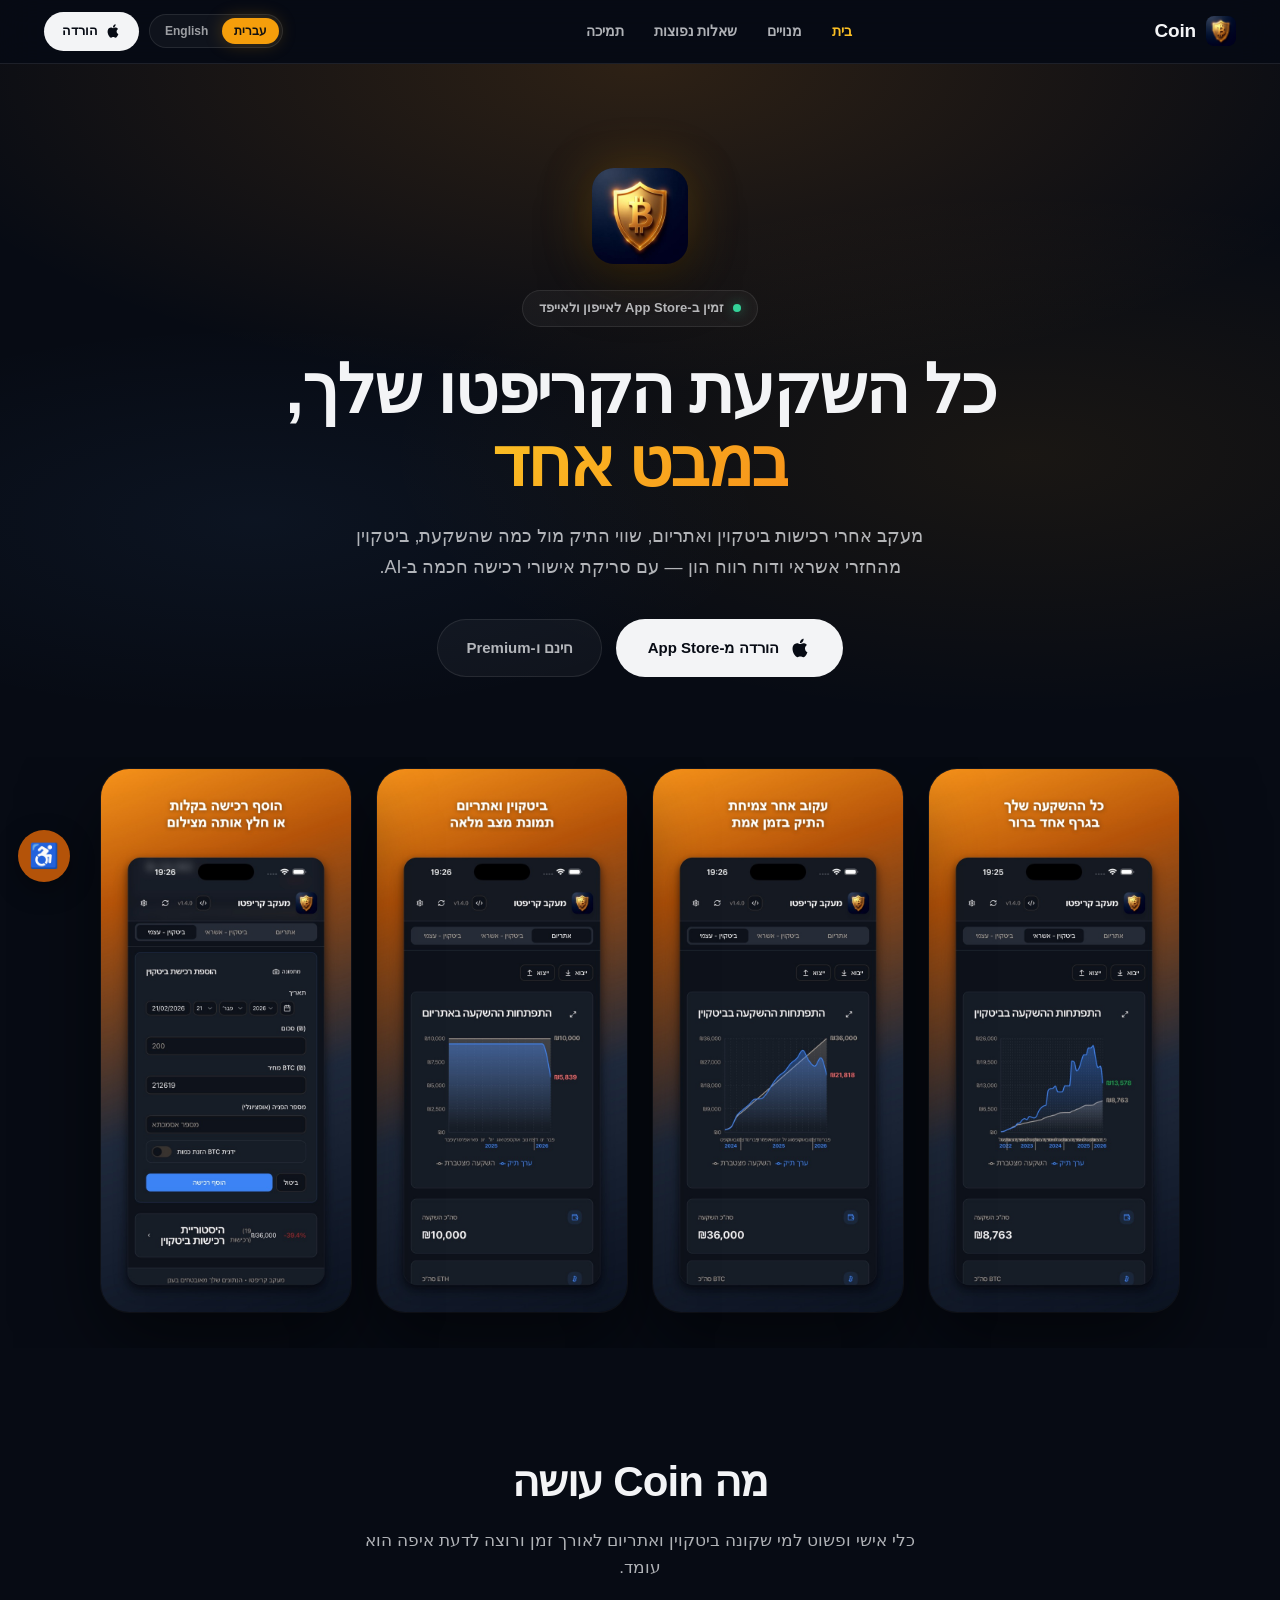
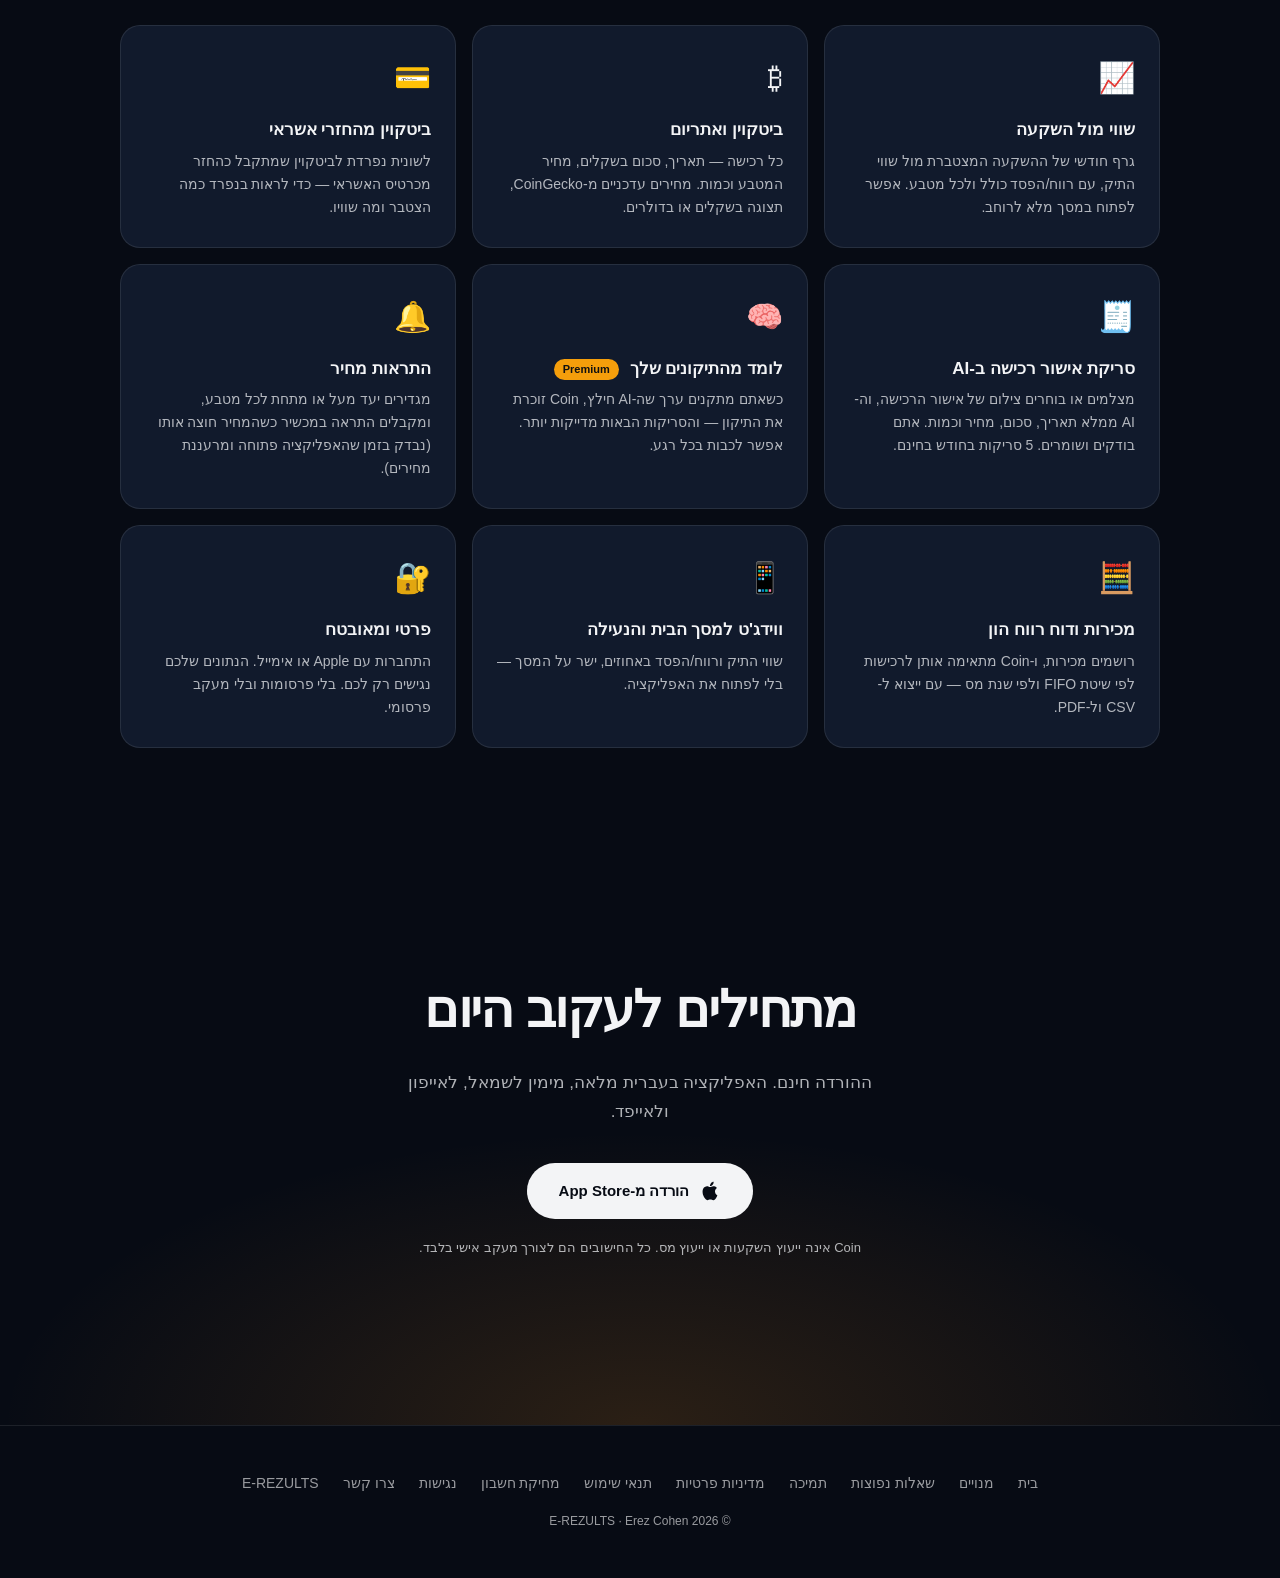
<file: index.html>
<!DOCTYPE html>
<html lang="he" dir="rtl" data-title-he="Coin — מעקב השקעות קריפטו" data-title-en="Coin — Crypto Investment Tracker">
<head>
  <meta charset="UTF-8">
  <meta name="viewport" content="width=device-width, initial-scale=1.0">
  <title>Coin — מעקב השקעות קריפטו</title>
  <meta name="description" content="Coin (CoinTrackLover) — track your Bitcoin and Ethereum purchases, portfolio value vs. invested, credit-card BTC rebates, capital-gains report and AI receipt scanning. On the App Store.">
  <meta name="apple-itunes-app" content="app-id=6759471186">
  <link rel="canonical" href="https://coins.erezults.com/">
  <link rel="icon" type="image/png" href="/images/app-icon.png">
  <link rel="apple-touch-icon" href="/images/apple-touch-icon.png">
  <meta property="og:type" content="website">
  <meta property="og:title" content="Coin — Crypto Investment Tracker">
  <meta property="og:description" content="Bitcoin & Ethereum purchases, portfolio value vs. invested, AI receipt scanning. Hebrew, right-to-left.">
  <meta property="og:image" content="https://coins.erezults.com/images/og-image.png">
  <meta property="og:url" content="https://coins.erezults.com/">
  <meta name="twitter:card" content="summary_large_image">
  <meta name="twitter:title" content="Coin — Crypto Investment Tracker">
  <meta name="twitter:description" content="Bitcoin & Ethereum purchases, portfolio value vs. invested, AI receipt scanning.">
  <meta name="twitter:image" content="https://coins.erezults.com/images/og-image.png">
  <link rel="stylesheet" href="/assets/site.css">
</head>
<body>

<header class="site-header">
  <a href="/" class="brand"><img src="/images/app-icon.png" alt="" width="30" height="30"><b>Coin</b></a>
  <nav class="site-nav" aria-label="ראשי">
    <a href="/" aria-current="page" data-he="בית" data-en="Home">בית</a>
    <a href="/subscriptions.html" data-he="מנויים" data-en="Plans">מנויים</a>
    <a href="/faq.html" data-he="שאלות נפוצות" data-en="FAQ">שאלות נפוצות</a>
    <a href="/support.html" class="hide-sm" data-he="תמיכה" data-en="Support">תמיכה</a>
  </nav>
  <div class="header-right">
    <div class="header-lang" role="group" aria-label="Language / שפה">
      <button type="button" data-set-lang="he" aria-pressed="true" lang="he">עברית</button>
      <button type="button" data-set-lang="en" aria-pressed="false" lang="en">English</button>
    </div>
    <a class="header-dl" href="https://apps.apple.com/app/id6759471186">
      <svg viewBox="0 0 24 24" fill="currentColor" aria-hidden="true"><path d="M18.71 19.5c-.83 1.24-1.71 2.45-3.05 2.47-1.34.03-1.77-.79-3.29-.79-1.53 0-2 .77-3.27.82-1.31.05-2.3-1.32-3.14-2.53C4.25 17 2.94 12.45 4.7 9.39c.87-1.52 2.43-2.48 4.12-2.51 1.28-.02 2.5.87 3.29.87.78 0 2.26-1.07 3.8-.91.65.03 2.47.26 3.64 1.98-.09.06-2.17 1.28-2.15 3.81.03 3.02 2.65 4.03 2.68 4.04-.03.07-.42 1.44-1.38 2.83M13 3.5c.73-.83 1.94-1.46 2.94-1.5.13 1.17-.34 2.35-1.04 3.19-.69.85-1.83 1.51-2.95 1.42-.15-1.15.41-2.35 1.05-3.11z"/></svg>
      <span data-he="הורדה" data-en="Download">הורדה</span>
    </a>
  </div>
</header>

<main id="main-content">
<section class="hero">
  <div class="hero-bg"></div>
  <div class="hero-inner">
    <img class="hero-icon" src="/images/app-icon.png" alt="" width="96" height="96">
    <div class="eyebrow"><span class="pulse" aria-hidden="true"></span><span data-he="זמין ב-App Store לאייפון ולאייפד" data-en="On the App Store for iPhone and iPad">זמין ב-App Store לאייפון ולאייפד</span></div>
    <h1><span data-he="כל השקעת הקריפטו שלך," data-en="Your whole crypto investment,">כל השקעת הקריפטו שלך,</span> <span class="gradient" data-he="במבט אחד" data-en="at a glance">במבט אחד</span></h1>
    <p data-he="מעקב אחרי רכישות ביטקוין ואתריום, שווי התיק מול כמה שהשקעת, ביטקוין מהחזרי אשראי ודוח רווח הון — עם סריקת אישורי רכישה חכמה ב-AI." data-en="Track your Bitcoin and Ethereum purchases, portfolio value vs. what you invested, BTC credit-card rebates and a capital-gains report — with smart AI scanning of purchase receipts.">מעקב אחרי רכישות ביטקוין ואתריום, שווי התיק מול כמה שהשקעת, ביטקוין מהחזרי אשראי ודוח רווח הון — עם סריקת אישורי רכישה חכמה ב-AI.</p>
    <div class="hero-actions">
      <a href="https://apps.apple.com/app/id6759471186" class="btn-primary">
        <svg viewBox="0 0 24 24" fill="currentColor" aria-hidden="true"><path d="M18.71 19.5c-.83 1.24-1.71 2.45-3.05 2.47-1.34.03-1.77-.79-3.29-.79-1.53 0-2 .77-3.27.82-1.31.05-2.3-1.32-3.14-2.53C4.25 17 2.94 12.45 4.7 9.39c.87-1.52 2.43-2.48 4.12-2.51 1.28-.02 2.5.87 3.29.87.78 0 2.26-1.07 3.8-.91.65.03 2.47.26 3.64 1.98-.09.06-2.17 1.28-2.15 3.81.03 3.02 2.65 4.03 2.68 4.04-.03.07-.42 1.44-1.38 2.83M13 3.5c.73-.83 1.94-1.46 2.94-1.5.13 1.17-.34 2.35-1.04 3.19-.69.85-1.83 1.51-2.95 1.42-.15-1.15.41-2.35 1.05-3.11z"/></svg>
        <span data-he="הורדה מ-App Store" data-en="Download on the App Store">הורדה מ-App Store</span>
      </a>
      <a href="/subscriptions.html" class="btn-ghost"><span data-he="חינם ו-Premium" data-en="Free & Premium">חינם ו-Premium</span></a>
    </div>
  </div>
</section>

<section class="showcase" aria-label="צילומי מסך">
  <div class="shots-scroller" tabindex="0" aria-label="Screenshots">
    <img class="shot" width="660" height="1434" src="/images/store/iphone/he/01.jpg" data-img-he="/images/store/iphone/he/01.jpg" data-img-en="/images/store/iphone/en/01.jpg" alt="גרף התפתחות ההשקעה: ערך התיק מול ההשקעה המצטברת" data-alt-en="Investment chart: portfolio value vs. cumulative invested" loading="lazy">
    <img class="shot" width="660" height="1434" src="/images/store/iphone/he/02.jpg" data-img-he="/images/store/iphone/he/02.jpg" data-img-en="/images/store/iphone/en/02.jpg" alt="סיכום התיק: סך ההשקעה, שווי נוכחי ורווח" data-alt-en="Portfolio summary: total invested, current value and profit" loading="lazy">
    <img class="shot" width="660" height="1434" src="/images/store/iphone/he/03.jpg" data-img-he="/images/store/iphone/he/03.jpg" data-img-en="/images/store/iphone/en/03.jpg" alt="ביטקוין ואתריום — תמונת מצב מלאה" data-alt-en="Bitcoin and Ethereum — the full picture" loading="lazy">
    <img class="shot" width="660" height="1434" src="/images/store/iphone/he/04.jpg" data-img-he="/images/store/iphone/he/04.jpg" data-img-en="/images/store/iphone/en/04.jpg" alt="הוספת רכישה ידנית או חילוץ מצילום" data-alt-en="Add a purchase manually or extract it from a photo" loading="lazy">
  </div>
</section>

<section class="section" aria-labelledby="features-title">
  <h2 class="section-title" id="features-title" data-he="מה Coin עושה" data-en="What Coin does">מה Coin עושה</h2>
  <p class="section-sub" data-he="כלי אישי ופשוט למי שקונה ביטקוין ואתריום לאורך זמן ורוצה לדעת איפה הוא עומד." data-en="A simple personal tool for anyone buying Bitcoin and Ethereum over time who wants to know where they stand.">כלי אישי ופשוט למי שקונה ביטקוין ואתריום לאורך זמן ורוצה לדעת איפה הוא עומד.</p>

  <div data-lang-block="he">
    <div class="features-grid">
      <div class="feature"><span class="ic" aria-hidden="true">📈</span><h3>שווי מול השקעה</h3><p>גרף חודשי של ההשקעה המצטברת מול שווי התיק, עם רווח/הפסד כולל ולכל מטבע. אפשר לפתוח במסך מלא לרוחב.</p></div>
      <div class="feature"><span class="ic" aria-hidden="true">₿</span><h3>ביטקוין ואתריום</h3><p>כל רכישה — תאריך, סכום בשקלים, מחיר המטבע וכמות. מחירים עדכניים מ-CoinGecko, תצוגה בשקלים או בדולרים.</p></div>
      <div class="feature"><span class="ic" aria-hidden="true">💳</span><h3>ביטקוין מהחזרי אשראי</h3><p>לשונית נפרדת לביטקוין שמתקבל כהחזר מכרטיס האשראי — כדי לראות בנפרד כמה הצטבר ומה שוויו.</p></div>
      <div class="feature"><span class="ic" aria-hidden="true">🧾</span><h3>סריקת אישור רכישה ב-AI</h3><p>מצלמים או בוחרים צילום של אישור הרכישה, וה-AI ממלא תאריך, סכום, מחיר וכמות. אתם בודקים ושומרים. 5 סריקות בחודש בחינם.</p></div>
      <div class="feature"><span class="ic" aria-hidden="true">🧠</span><h3>לומד מהתיקונים שלך <span class="badge">Premium</span></h3><p>כשאתם מתקנים ערך שה-AI חילץ, Coin זוכרת את התיקון — והסריקות הבאות מדייקות יותר. אפשר לכבות בכל רגע.</p></div>
      <div class="feature"><span class="ic" aria-hidden="true">🔔</span><h3>התראות מחיר</h3><p>מגדירים יעד מעל או מתחת לכל מטבע, ומקבלים התראה במכשיר כשהמחיר חוצה אותו (נבדק בזמן שהאפליקציה פתוחה ומרעננת מחירים).</p></div>
      <div class="feature"><span class="ic" aria-hidden="true">🧮</span><h3>מכירות ודוח רווח הון</h3><p>רושמים מכירות, ו-Coin מתאימה אותן לרכישות לפי שיטת FIFO ולפי שנת מס — עם ייצוא ל-CSV ול-PDF.</p></div>
      <div class="feature"><span class="ic" aria-hidden="true">📱</span><h3>ווידג'ט למסך הבית והנעילה</h3><p>שווי התיק ורווח/הפסד באחוזים, ישר על המסך — בלי לפתוח את האפליקציה.</p></div>
      <div class="feature"><span class="ic" aria-hidden="true">🔐</span><h3>פרטי ומאובטח</h3><p>התחברות עם Apple או אימייל. הנתונים שלכם נגישים רק לכם. בלי פרסומות ובלי מעקב פרסומי.</p></div>
    </div>
  </div>
  <div data-lang-block="en" hidden>
    <div class="features-grid">
      <div class="feature"><span class="ic" aria-hidden="true">📈</span><h3>Value vs. invested</h3><p>A monthly chart of your cumulative investment against portfolio value, with total and per-coin profit/loss. Open it full-screen in landscape.</p></div>
      <div class="feature"><span class="ic" aria-hidden="true">₿</span><h3>Bitcoin &amp; Ethereum</h3><p>Every purchase — date, amount in ₪, coin price and quantity. Live prices from CoinGecko, shown in ₪ or US$.</p></div>
      <div class="feature"><span class="ic" aria-hidden="true">💳</span><h3>Credit-card BTC rebates</h3><p>A separate tab for Bitcoin you receive as credit-card cashback, so you can see on its own how much has built up and what it’s worth.</p></div>
      <div class="feature"><span class="ic" aria-hidden="true">🧾</span><h3>AI receipt scan</h3><p>Snap or pick a photo of a purchase confirmation and AI fills in the date, amount, price and quantity. You review and save. 5 free scans a month.</p></div>
      <div class="feature"><span class="ic" aria-hidden="true">🧠</span><h3>Learns from your corrections <span class="badge">Premium</span></h3><p>When you fix a value the AI extracted, Coin remembers it — so your next scans get more accurate. You can turn it off any time.</p></div>
      <div class="feature"><span class="ic" aria-hidden="true">🔔</span><h3>Price alerts</h3><p>Set a target above or below for each coin and get an on-device notification when the price crosses it (checked while the app is open and refreshing prices).</p></div>
      <div class="feature"><span class="ic" aria-hidden="true">🧮</span><h3>Sales &amp; capital-gains report</h3><p>Record your sales and Coin matches them to purchases first-in-first-out, by tax year — with CSV and PDF export.</p></div>
      <div class="feature"><span class="ic" aria-hidden="true">📱</span><h3>Home &amp; Lock Screen widget</h3><p>Portfolio value and profit/loss % right on your screen, without opening the app.</p></div>
      <div class="feature"><span class="ic" aria-hidden="true">🔐</span><h3>Private &amp; secure</h3><p>Sign in with Apple or email. Your data is accessible only to you. No ads and no advertising trackers.</p></div>
    </div>
  </div>
</section>

<section class="final-cta">
  <div class="final-cta-bg"></div>
  <h2 data-he="מתחילים לעקוב היום" data-en="Start tracking today">מתחילים לעקוב היום</h2>
  <p data-he="ההורדה חינם. האפליקציה בעברית מלאה, מימין לשמאל, לאייפון ולאייפד." data-en="Free to download. The app is fully in Hebrew, right-to-left, for iPhone and iPad.">ההורדה חינם. האפליקציה בעברית מלאה, מימין לשמאל, לאייפון ולאייפד.</p>
  <a href="https://apps.apple.com/app/id6759471186" class="btn-primary">
    <svg viewBox="0 0 24 24" fill="currentColor" aria-hidden="true"><path d="M18.71 19.5c-.83 1.24-1.71 2.45-3.05 2.47-1.34.03-1.77-.79-3.29-.79-1.53 0-2 .77-3.27.82-1.31.05-2.3-1.32-3.14-2.53C4.25 17 2.94 12.45 4.7 9.39c.87-1.52 2.43-2.48 4.12-2.51 1.28-.02 2.5.87 3.29.87.78 0 2.26-1.07 3.8-.91.65.03 2.47.26 3.64 1.98-.09.06-2.17 1.28-2.15 3.81.03 3.02 2.65 4.03 2.68 4.04-.03.07-.42 1.44-1.38 2.83M13 3.5c.73-.83 1.94-1.46 2.94-1.5.13 1.17-.34 2.35-1.04 3.19-.69.85-1.83 1.51-2.95 1.42-.15-1.15.41-2.35 1.05-3.11z"/></svg>
    <span data-he="הורדה מ-App Store" data-en="Download on the App Store">הורדה מ-App Store</span>
  </a>
  <p style="margin-top:18px;font-size:13px" class="updated" data-he="Coin אינה ייעוץ השקעות או ייעוץ מס. כל החישובים הם לצורך מעקב אישי בלבד." data-en="Coin is not investment or tax advice. All figures are for personal tracking only.">Coin אינה ייעוץ השקעות או ייעוץ מס. כל החישובים הם לצורך מעקב אישי בלבד.</p>
</section>
</main>

<footer>
  <nav class="footer-links" aria-label="קישורים">
    <a href="/" data-he="בית" data-en="Home">בית</a>
    <a href="/subscriptions.html" data-he="מנויים" data-en="Plans">מנויים</a>
    <a href="/faq.html" data-he="שאלות נפוצות" data-en="FAQ">שאלות נפוצות</a>
    <a href="/support.html" data-he="תמיכה" data-en="Support">תמיכה</a>
    <a href="/privacy.html" data-he="מדיניות פרטיות" data-en="Privacy">מדיניות פרטיות</a>
    <a href="/terms.html" data-he="תנאי שימוש" data-en="Terms">תנאי שימוש</a>
    <a href="/delete-account.html" data-he="מחיקת חשבון" data-en="Delete account">מחיקת חשבון</a>
    <a href="/accessibility.html" data-he="נגישות" data-en="Accessibility">נגישות</a>
    <a href="mailto:coins.support@erezults.com" data-he="צרו קשר" data-en="Contact">צרו קשר</a>
    <a href="https://erezults.com">E-REZULTS</a>
  </nav>
  <div class="footer-copy">&copy; 2026 E-REZULTS · Erez Cohen</div>
</footer>

<script src="/assets/site.js"></script>
<script src="/a11y.js" defer></script>
</body>
</html>
</file>
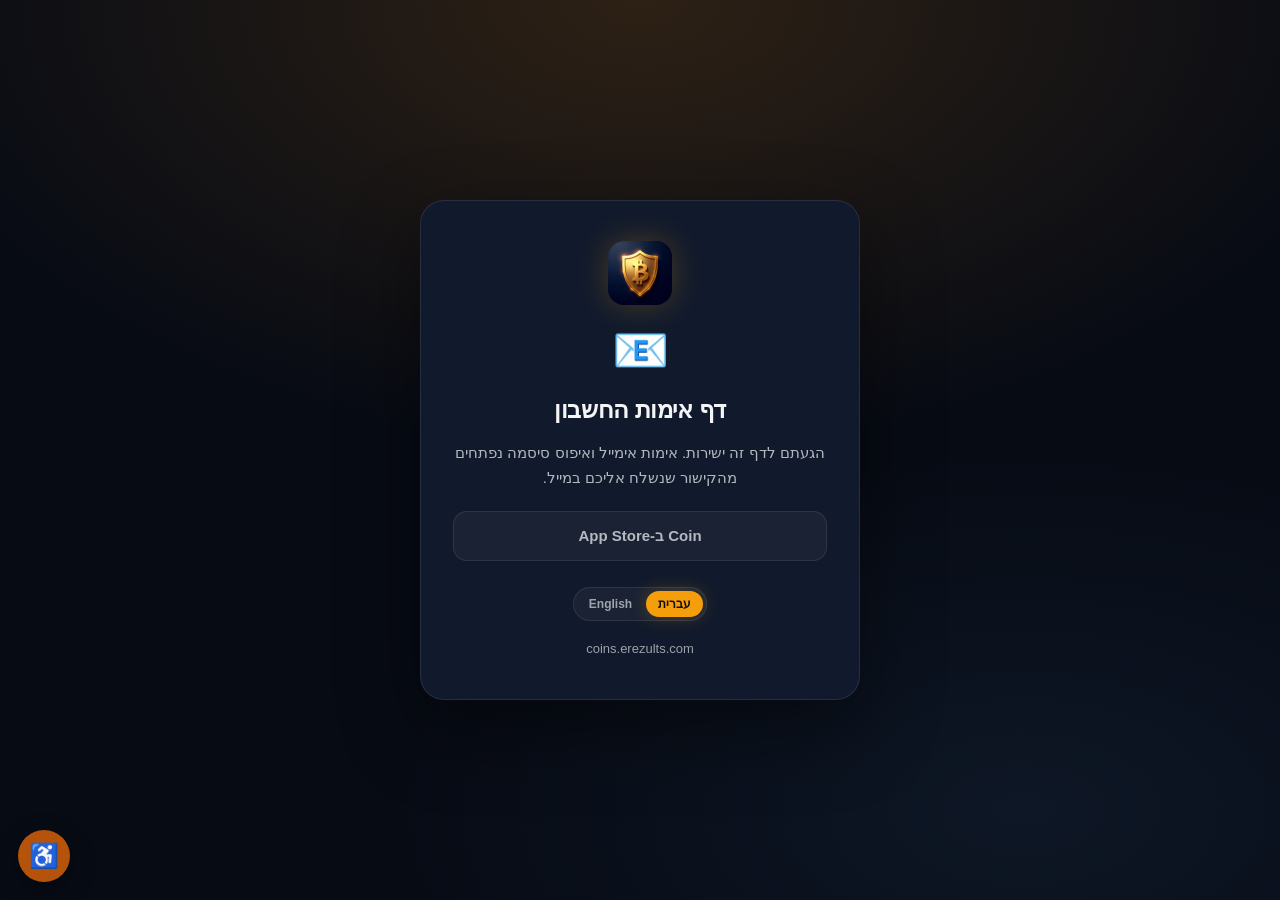
<file: auth/index.html>
<!DOCTYPE html>
<html lang="he" dir="rtl">
<head>
  <meta charset="UTF-8">
  <meta name="viewport" content="width=device-width, initial-scale=1.0">
  <meta name="robots" content="noindex">
  <meta name="referrer" content="no-referrer">
  <title>Coin — Account</title>
  <link rel="icon" type="image/png" href="/images/app-icon.png">
  <link rel="stylesheet" href="/assets/site.css">
  <style>
    body {
      min-height: 100vh; display: flex; align-items: center; justify-content: center; padding: 24px;
      background-image: radial-gradient(ellipse 60% 50% at 50% 0%, rgba(247,147,26,0.16), transparent), radial-gradient(ellipse 50% 40% at 80% 90%, rgba(96,165,250,0.08), transparent);
      background-attachment: fixed;
    }
    .card { width: 100%; max-width: 440px; background: var(--bg-card); border: 1px solid var(--border-glass); border-radius: 24px; padding: 40px 32px; text-align: center; box-shadow: 0 30px 80px rgba(0,0,0,0.45); }
    .logo { width: 64px; height: 64px; border-radius: 16px; margin: 0 auto 22px; display: block; box-shadow: 0 0 30px var(--gold-glow); }
    .icon { font-size: 46px; line-height: 1; margin-bottom: 18px; }
    h1 { font-weight: 800; font-size: 24px; letter-spacing: -0.02em; margin-bottom: 12px; }
    p { color: var(--text-secondary); font-size: 15px; line-height: 1.65; margin-bottom: 8px; }
    p.sub { font-size: 13.5px; color: var(--text-muted); margin-top: 6px; }
    .field { text-align: start; margin: 14px 0; }
    .field label { display: block; font-size: 13px; font-weight: 600; color: var(--text-secondary); margin-bottom: 7px; }
    .field input { width: 100%; background: var(--bg-glass); border: 1px solid var(--border-glass); border-radius: 12px; padding: 14px 16px; color: var(--text); font: 15px var(--font); }
    .field input:focus { outline: none; border-color: var(--gold); }
    .hint { font-size: 12.5px; color: var(--text-muted); margin-top: 6px; text-align: start; }
    .btn { display: inline-flex; align-items: center; justify-content: center; width: 100%; background: var(--text); color: var(--bg-deep); padding: 15px 24px; border-radius: 14px; text-decoration: none; border: none; cursor: pointer; font: 700 15px var(--font); margin-top: 18px; transition: transform .2s, opacity .2s; }
    .btn:hover { transform: translateY(-1px); }
    .btn:disabled { opacity: 0.55; cursor: default; transform: none; }
    .btn-ghost { background: var(--bg-glass); color: var(--text-secondary); border: 1px solid var(--border-glass); margin-top: 12px; }
    .btn-ghost:hover { color: var(--text); border-color: var(--gold); }
    .err { color: var(--danger); font-size: 13.5px; margin-top: 14px; min-height: 18px; }
    .spinner { width: 34px; height: 34px; border: 3px solid var(--border-glass); border-top-color: var(--gold-bright); border-radius: 50%; margin: 8px auto 20px; animation: spin .8s linear infinite; }
    @keyframes spin { to { transform: rotate(360deg); } }
    .lang { display: inline-flex; margin-top: 26px; }
    .home { display: block; margin-top: 18px; color: var(--text-muted); font-size: 13px; text-decoration: none; }
    .home:hover { color: var(--text-secondary); }
  </style>
</head>
<body>
  <main class="card" id="main-content">
    <img src="/images/app-icon.png" alt="Coin" class="logo" width="64" height="64">

    <div id="state-loading" role="status">
      <div class="spinner" aria-hidden="true"></div>
      <h1 data-t="verifyingTitle">מאמתים…</h1>
      <p data-t="verifyingBody">רק רגע, בודקים את הקישור.</p>
    </div>

    <div id="state-confirmed" hidden>
      <div class="icon" aria-hidden="true">✅</div>
      <h1 data-t="confirmedTitle">האימייל אומת!</h1>
      <p data-t="confirmedBody">החשבון שלך מוכן. חזרו לאפליקציית Coin והתחברו.</p>
      <a class="btn open-app" href="#" hidden data-t="openApp">פתיחת Coin</a>
      <a class="btn btn-ghost store" href="#" data-t="getApp">Coin ב-App Store</a>
    </div>

    <div id="state-recovery" hidden>
      <div class="icon" aria-hidden="true">🔑</div>
      <h1 data-t="recoveryTitle">בחירת סיסמה חדשה</h1>
      <p data-t="recoveryBody">הזינו סיסמה חדשה לחשבון Coin שלכם.</p>
      <form id="pw-form" novalidate>
        <div class="field">
          <label for="pw1" data-t="newPasswordLabel">סיסמה חדשה</label>
          <input id="pw1" type="password" autocomplete="new-password" required aria-describedby="pw-hint">
          <div class="hint" id="pw-hint" data-t="passwordHint">לפחות 8 תווים, עם אות גדולה, אות קטנה, מספר ותו מיוחד.</div>
        </div>
        <div class="field">
          <label for="pw2" data-t="confirmPasswordLabel">אימות סיסמה</label>
          <input id="pw2" type="password" autocomplete="new-password" required>
        </div>
        <div class="err" id="recovery-err" role="alert"></div>
        <button class="btn" id="set-password-btn" type="submit" data-t="setPassword">עדכון סיסמה</button>
      </form>
    </div>

    <div id="state-recovery-done" hidden>
      <div class="icon" aria-hidden="true">✅</div>
      <h1 data-t="recoveryDoneTitle">הסיסמה עודכנה!</h1>
      <p data-t="recoveryDoneBody">חזרו לאפליקציית Coin והתחברו עם הסיסמה החדשה.</p>
      <a class="btn open-app" href="#" hidden data-t="openApp">פתיחת Coin</a>
      <a class="btn btn-ghost store" href="#" data-t="getApp">Coin ב-App Store</a>
    </div>

    <div id="state-recovery-app" hidden>
      <div class="icon" aria-hidden="true">🔑</div>
      <h1 data-t="recoveryAppTitle">איפוס סיסמה באפליקציה</h1>
      <p data-t="recoveryAppBody">פתחו את Coin, הקישו "שכחת סיסמה?" במסך הכניסה, והזינו את הקוד בן 6 הספרות שנשלח אליכם במייל.</p>
      <a class="btn btn-ghost store" href="#" data-t="getApp">Coin ב-App Store</a>
    </div>

    <div id="state-magic" hidden>
      <div class="icon" aria-hidden="true">🔗</div>
      <h1 data-t="magicTitle">כניסה לאפליקציה</h1>
      <p id="magic-body" data-t="magicBodyNoApp">הקישור תקין. כדי להיכנס, פתחו את Coin באייפון והתחברו עם Apple או עם האימייל והסיסמה שלכם.</p>
      <a class="btn open-app" id="magic-open" href="#" hidden data-t="openApp">פתיחת Coin</a>
      <a class="btn btn-ghost store" href="#" data-t="getApp">Coin ב-App Store</a>
    </div>

    <div id="state-error" hidden>
      <div class="icon" aria-hidden="true">⚠️</div>
      <h1 data-t="errorTitle">הקישור אינו תקף</h1>
      <p data-t="errorBody">ייתכן שהקישור פג תוקף או שכבר נעשה בו שימוש. חזרו לאפליקציה ובקשו קישור או קוד חדש.</p>
      <p class="sub" id="error-detail"></p>
      <a class="btn btn-ghost" href="/support.html" data-t="support">תמיכה</a>
    </div>

    <div id="state-none" hidden>
      <div class="icon" aria-hidden="true">📧</div>
      <h1 data-t="noneTitle">דף אימות החשבון</h1>
      <p data-t="noneBody">הגעתם לדף זה ישירות. אימות אימייל ואיפוס סיסמה נפתחים מהקישור שנשלח אליכם במייל.</p>
      <a class="btn btn-ghost store" href="#" data-t="getApp">Coin ב-App Store</a>
    </div>

    <div class="header-lang lang" role="group" aria-label="Language / שפה">
      <button type="button" id="lang-he" aria-pressed="true" lang="he">עברית</button>
      <button type="button" id="lang-en" aria-pressed="false" lang="en">English</button>
    </div>
    <a class="home" href="/">coins.erezults.com</a>
  </main>

  <script src="/auth/config.js"></script>
  <script>
  (function () {
    'use strict';
    var STR = {
      he: {
        verifyingTitle: 'מאמתים…', verifyingBody: 'רק רגע, בודקים את הקישור.',
        confirmedTitle: 'האימייל אומת!', confirmedBody: 'החשבון שלך מוכן. חזרו לאפליקציית Coin והתחברו.',
        recoveryTitle: 'בחירת סיסמה חדשה', recoveryBody: 'הזינו סיסמה חדשה לחשבון Coin שלכם.',
        newPasswordLabel: 'סיסמה חדשה', confirmPasswordLabel: 'אימות סיסמה',
        passwordHint: 'לפחות 8 תווים, עם אות גדולה, אות קטנה, מספר ותו מיוחד.', setPassword: 'עדכון סיסמה',
        recoveryDoneTitle: 'הסיסמה עודכנה!', recoveryDoneBody: 'חזרו לאפליקציית Coin והתחברו עם הסיסמה החדשה.',
        recoveryAppTitle: 'איפוס סיסמה באפליקציה', recoveryAppBody: 'פתחו את Coin, הקישו "שכחת סיסמה?" במסך הכניסה, והזינו את הקוד בן 6 הספרות שנשלח אליכם במייל.',
        magicTitle: 'כניסה לאפליקציה',
        magicBodyNoApp: 'הקישור תקין. כדי להיכנס, פתחו את Coin באייפון והתחברו עם Apple או עם האימייל והסיסמה שלכם.',
        magicBodyApp: 'הקישור תקין. הקישו כדי להמשיך באפליקציית Coin.',
        errorTitle: 'הקישור אינו תקף', errorBody: 'ייתכן שהקישור פג תוקף או שכבר נעשה בו שימוש. חזרו לאפליקציה ובקשו קישור או קוד חדש.',
        noneTitle: 'דף אימות החשבון', noneBody: 'הגעתם לדף זה ישירות. אימות אימייל ואיפוס סיסמה נפתחים מהקישור שנשלח אליכם במייל.',
        openApp: 'פתיחת Coin', getApp: 'Coin ב-App Store', support: 'תמיכה',
        errWeak: 'הסיסמה חייבת לכלול לפחות 8 תווים, אות גדולה, אות קטנה, מספר ותו מיוחד.',
        errMismatch: 'הסיסמאות אינן תואמות.', updating: 'מעדכנים…', errGeneric: 'משהו השתבש. נסו שוב.'
      },
      en: {
        verifyingTitle: 'Verifying…', verifyingBody: 'One moment — checking your link.',
        confirmedTitle: 'Email confirmed!', confirmedBody: 'Your account is ready. Go back to the Coin app and sign in.',
        recoveryTitle: 'Choose a new password', recoveryBody: 'Enter a new password for your Coin account.',
        newPasswordLabel: 'New password', confirmPasswordLabel: 'Confirm password',
        passwordHint: 'At least 8 characters, with an uppercase letter, a lowercase letter, a number and a symbol.', setPassword: 'Update password',
        recoveryDoneTitle: 'Password updated!', recoveryDoneBody: 'Go back to the Coin app and sign in with your new password.',
        recoveryAppTitle: 'Reset your password in the app', recoveryAppBody: 'Open Coin, tap "Forgot password?" on the sign-in screen, and enter the 6-digit code we emailed you.',
        magicTitle: 'Sign in to the app',
        magicBodyNoApp: 'Your link is valid. To sign in, open Coin on your iPhone and sign in with Apple or with your email and password.',
        magicBodyApp: 'Your link is valid. Tap to continue in the Coin app.',
        errorTitle: 'This link is invalid', errorBody: 'It may have expired or already been used. Go back to the app and request a new link or code.',
        noneTitle: 'Account verification page', noneBody: 'You reached this page directly. Email confirmation and password reset open from the link we email you.',
        openApp: 'Open Coin', getApp: 'Coin on the App Store', support: 'Support',
        errWeak: 'Password needs at least 8 characters, an uppercase letter, a lowercase letter, a number and a symbol.',
        errMismatch: 'Passwords do not match.', updating: 'Updating…', errGeneric: 'Something went wrong. Please try again.'
      }
    };
    var CFG = window.COIN_AUTH_CONFIG || {};
    var BASE = (CFG.SUPABASE_URL || '').replace(/\/$/, '');
    var KEY = CFG.SUPABASE_ANON_KEY || '';
    var configured = !!(BASE && KEY);
    var lang = 'he';

    function applyLang() {
      document.documentElement.lang = lang;
      document.documentElement.dir = lang === 'he' ? 'rtl' : 'ltr';
      document.querySelectorAll('[data-t]').forEach(function (el) {
        var k = el.getAttribute('data-t');
        if (STR[lang][k]) el.textContent = STR[lang][k];
      });
      document.getElementById('lang-he').setAttribute('aria-pressed', String(lang === 'he'));
      document.getElementById('lang-en').setAttribute('aria-pressed', String(lang === 'en'));
    }
    function setLang(l) { lang = l; try { localStorage.setItem('coin-lang', l); } catch (e) {} applyLang(); }
    document.getElementById('lang-he').addEventListener('click', function () { setLang('he'); });
    document.getElementById('lang-en').addEventListener('click', function () { setLang('en'); });

    var STATES = ['state-loading', 'state-confirmed', 'state-recovery', 'state-recovery-done', 'state-recovery-app', 'state-magic', 'state-error', 'state-none'];
    function show(id) { STATES.forEach(function (s) { document.getElementById(s).hidden = s !== id; }); }
    function fail(detail) {
      if (detail) document.getElementById('error-detail').textContent = detail;
      show('state-error');
    }
    // Wipe tokens from the address bar so a refresh/share/history can't leak them.
    function clearUrl() { try { history.replaceState(null, '', location.pathname); } catch (e) {} }

    function api(path, method, body, token) {
      var headers = { 'apikey': KEY, 'Content-Type': 'application/json' };
      if (token) headers['Authorization'] = 'Bearer ' + token;
      return fetch(BASE + '/auth/v1' + path, { method: method, headers: headers, body: body ? JSON.stringify(body) : undefined })
        .then(function (r) {
          return r.text().then(function (t) {
            var j = {}; try { j = t ? JSON.parse(t) : {}; } catch (e) {}
            if (!r.ok) throw new Error(j.msg || j.message || j.error_description || j.error || ('HTTP ' + r.status));
            return j;
          });
        });
    }

    function strong(pw) {
      return pw.length >= 8 && /[A-Z]/.test(pw) && /[a-z]/.test(pw) && /\d/.test(pw) && /[^A-Za-z0-9]/.test(pw);
    }

    function startRecovery(accessToken) {
      show('state-recovery');
      document.getElementById('pw1').focus();
      document.getElementById('pw-form').addEventListener('submit', function (e) {
        e.preventDefault();
        var btn = document.getElementById('set-password-btn');
        var pw1 = document.getElementById('pw1').value;
        var pw2 = document.getElementById('pw2').value;
        var errEl = document.getElementById('recovery-err');
        errEl.textContent = '';
        if (!strong(pw1)) { errEl.textContent = STR[lang].errWeak; return; }
        if (pw1 !== pw2) { errEl.textContent = STR[lang].errMismatch; return; }
        btn.disabled = true; btn.textContent = STR[lang].updating;
        api('/user', 'PUT', { password: pw1 }, accessToken)
          .then(function () {
            // End the one-off web session; the user signs in again in the app.
            api('/logout?scope=local', 'POST', null, accessToken).catch(function () {});
            show('state-recovery-done');
          })
          .catch(function (err) {
            errEl.textContent = (err && err.message) || STR[lang].errGeneric;
            btn.disabled = false; btn.textContent = STR[lang].setPassword;
          });
      });
    }

    function handleSession(type, accessToken, refreshToken) {
      if (type === 'recovery') {
        if (configured) startRecovery(accessToken); else show('state-recovery-app');
        return;
      }
      if (type === 'magiclink') {
        if (CFG.APP_SCHEME && accessToken) {
          var a = document.getElementById('magic-open');
          a.href = CFG.APP_SCHEME + '://auth/callback#access_token=' + encodeURIComponent(accessToken) +
            '&refresh_token=' + encodeURIComponent(refreshToken || '') + '&type=magiclink';
          var b = document.getElementById('magic-body');
          b.setAttribute('data-t', 'magicBodyApp'); b.textContent = STR[lang].magicBodyApp;
        }
        show('state-magic');
        return;
      }
      show('state-confirmed'); // signup / email / invite / email_change
    }

    // Language: saved choice → Hebrew browser → English.
    var saved = null;
    try { saved = localStorage.getItem('coin-lang'); } catch (e) {}
    if (saved === 'he' || saved === 'en') lang = saved;
    else if ((navigator.language || '').slice(0, 2).toLowerCase() !== 'he') lang = 'en';
    applyLang();

    if (CFG.APP_SCHEME) {
      document.querySelectorAll('a.open-app').forEach(function (a) { a.hidden = false; if (a.id !== 'magic-open') a.href = CFG.APP_SCHEME + '://'; });
    }
    document.querySelectorAll('a.store').forEach(function (a) { a.href = CFG.APP_STORE_URL || 'https://apps.apple.com/app/id6759471186'; });

    var hash = new URLSearchParams((location.hash || '').replace(/^#/, ''));
    var query = new URLSearchParams(location.search || '');
    var flow = query.get('flow'); // set by /auth/confirm|reset|magic-link relays
    var errorCode = hash.get('error_code') || hash.get('error') || query.get('error_code') || query.get('error');
    var errorDesc = hash.get('error_description') || query.get('error_description');
    var type = hash.get('type') || query.get('type') || ({ confirm: 'signup', reset: 'recovery', 'magic-link': 'magiclink' })[flow] || null;
    var accessToken = hash.get('access_token');
    var refreshToken = hash.get('refresh_token');
    var tokenHash = query.get('token_hash');
    var code = query.get('code');
    clearUrl();

    if (errorCode) { fail(errorDesc ? errorDesc.replace(/\+/g, ' ') : ''); return; }

    // Implicit flow: Supabase already verified the link and put a session in the hash.
    if (accessToken) { handleSession(type, accessToken, refreshToken); return; }

    // token_hash templates ({{ .TokenHash }}): verify here.
    if (tokenHash) {
      if (!configured) {
        // Can't redeem without the project config — the in-app code path still works.
        if (type === 'recovery') show('state-recovery-app'); else fail('');
        return;
      }
      api('/verify', 'POST', { type: type || 'email', token_hash: tokenHash })
        .then(function (s) { handleSession(type, s.access_token, s.refresh_token); })
        .catch(function (err) { fail(err && err.message); });
      return;
    }

    // PKCE ?code= can only be exchanged by the client that started the flow (the app).
    if (code) {
      if (CFG.APP_SCHEME) { location.href = CFG.APP_SCHEME + '://auth/callback?code=' + encodeURIComponent(code); return; }
      fail('');
      return;
    }

    show('state-none');
  })();
  </script>
  <script src="/a11y.js" defer></script>
</body>
</html>
</file>
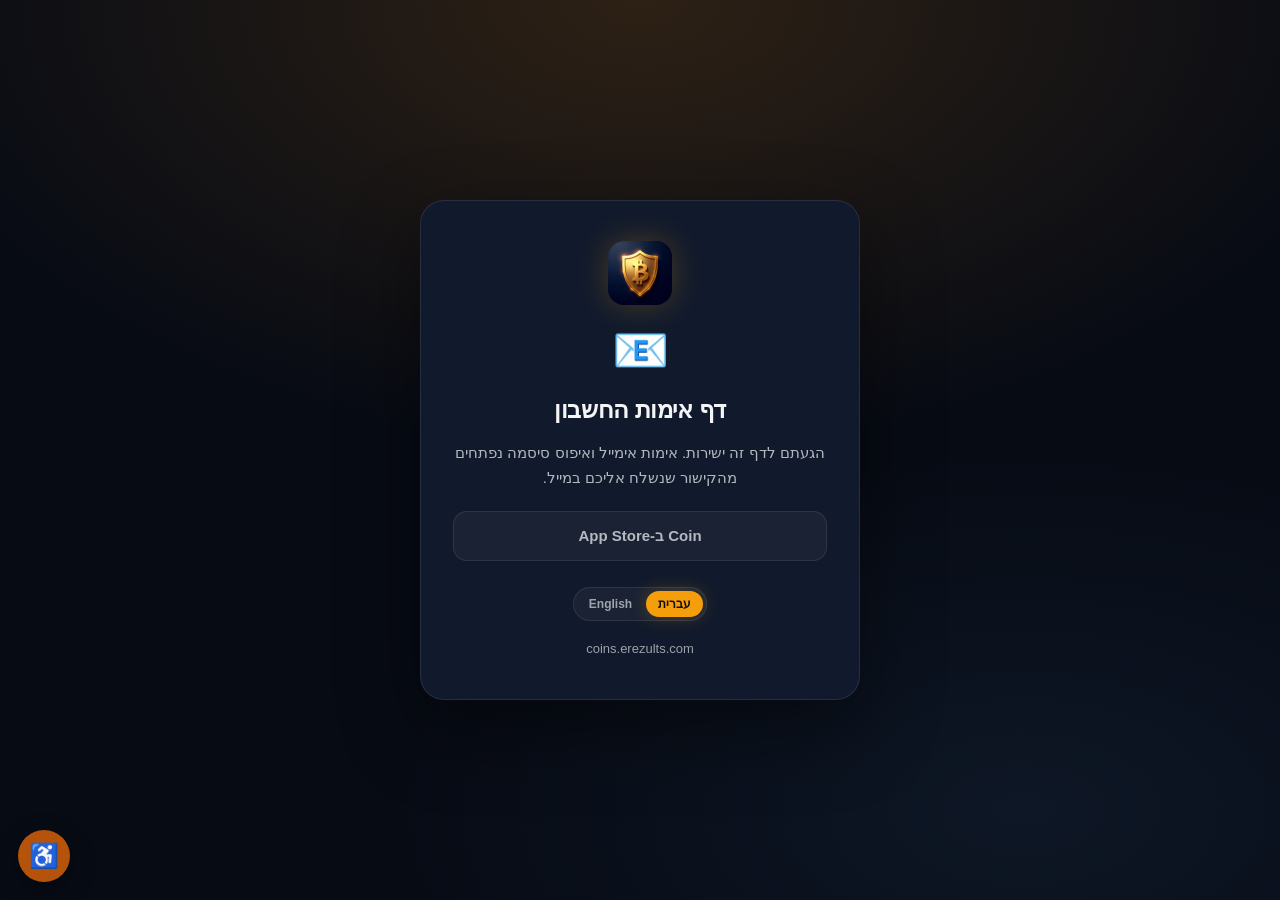
<file: auth/confirm/index.html>
<!DOCTYPE html>
<html lang="en">
<head>
  <meta charset="utf-8">
  <meta name="viewport" content="width=device-width, initial-scale=1.0">
  <meta name="robots" content="noindex">
  <meta name="referrer" content="no-referrer">
  <title>Coin — Redirecting…</title>
</head>
<body style="background:#070b14;">
  <script>
    // /auth/confirm/ — path-based entry for Supabase email links. Relays to the
    // shared /auth/ handler with ?flow=confirm, preserving BOTH the query string
    // (token_hash, type, error…) and the token hash (#access_token=…).
    var q = new URLSearchParams(location.search || '');
    q.set('flow', 'confirm');
    location.replace('/auth/?' + q.toString() + (location.hash || ''));
  </script>
  <noscript><p style="color:#f3f4f6;font-family:system-ui;text-align:center;padding:40px">Please enable JavaScript, or open <a style="color:#fbbf24" href="/auth/">coins.erezults.com/auth</a>.</p></noscript>
</body>
</html>
</file>
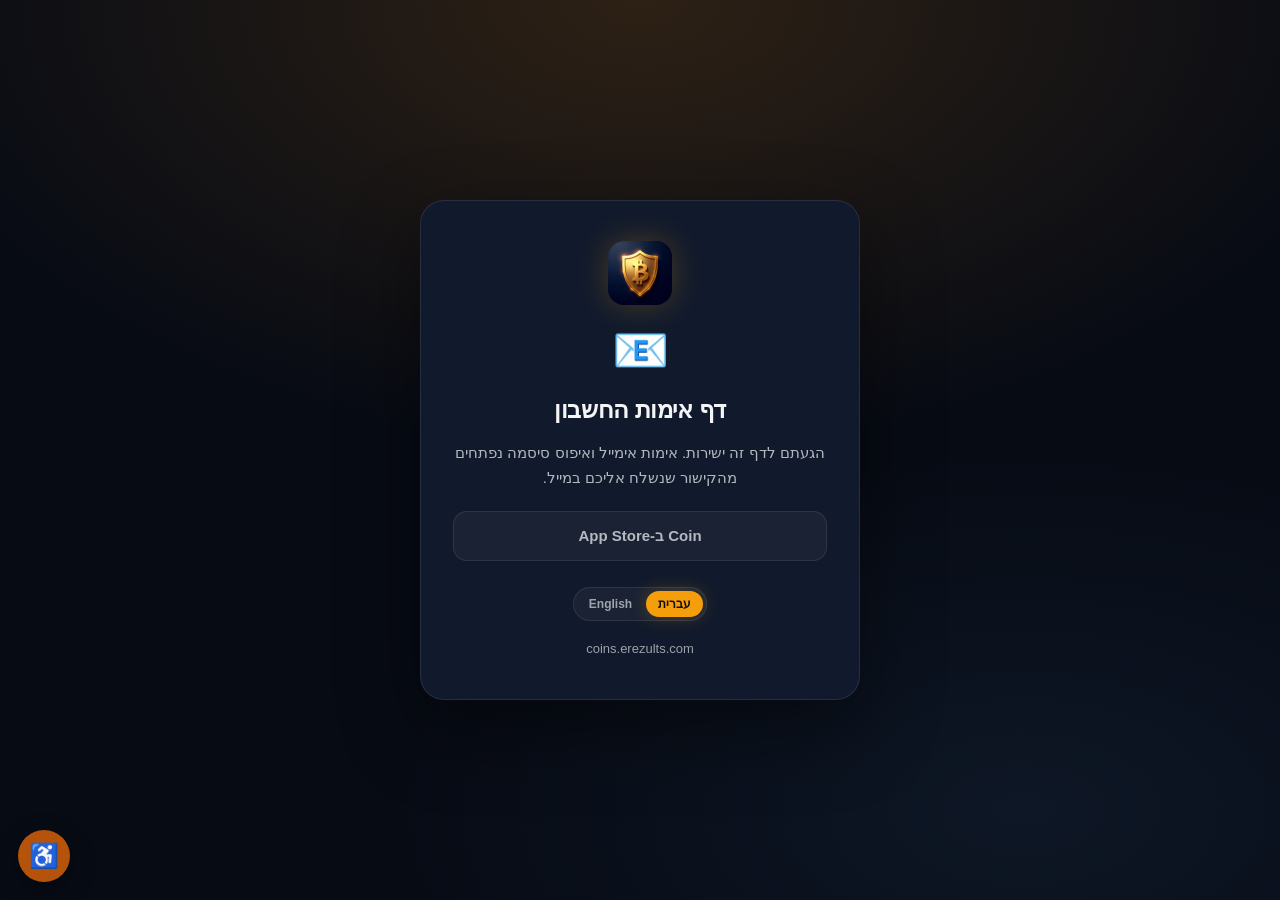
<file: auth/magic-link/index.html>
<!DOCTYPE html>
<html lang="en">
<head>
  <meta charset="utf-8">
  <meta name="viewport" content="width=device-width, initial-scale=1.0">
  <meta name="robots" content="noindex">
  <meta name="referrer" content="no-referrer">
  <title>Coin — Redirecting…</title>
</head>
<body style="background:#070b14;">
  <script>
    // /auth/magic-link/ — path-based entry for Supabase email links. Relays to the
    // shared /auth/ handler with ?flow=magic-link, preserving BOTH the query string
    // (token_hash, type, error…) and the token hash (#access_token=…).
    var q = new URLSearchParams(location.search || '');
    q.set('flow', 'magic-link');
    location.replace('/auth/?' + q.toString() + (location.hash || ''));
  </script>
  <noscript><p style="color:#f3f4f6;font-family:system-ui;text-align:center;padding:40px">Please enable JavaScript, or open <a style="color:#fbbf24" href="/auth/">coins.erezults.com/auth</a>.</p></noscript>
</body>
</html>
</file>
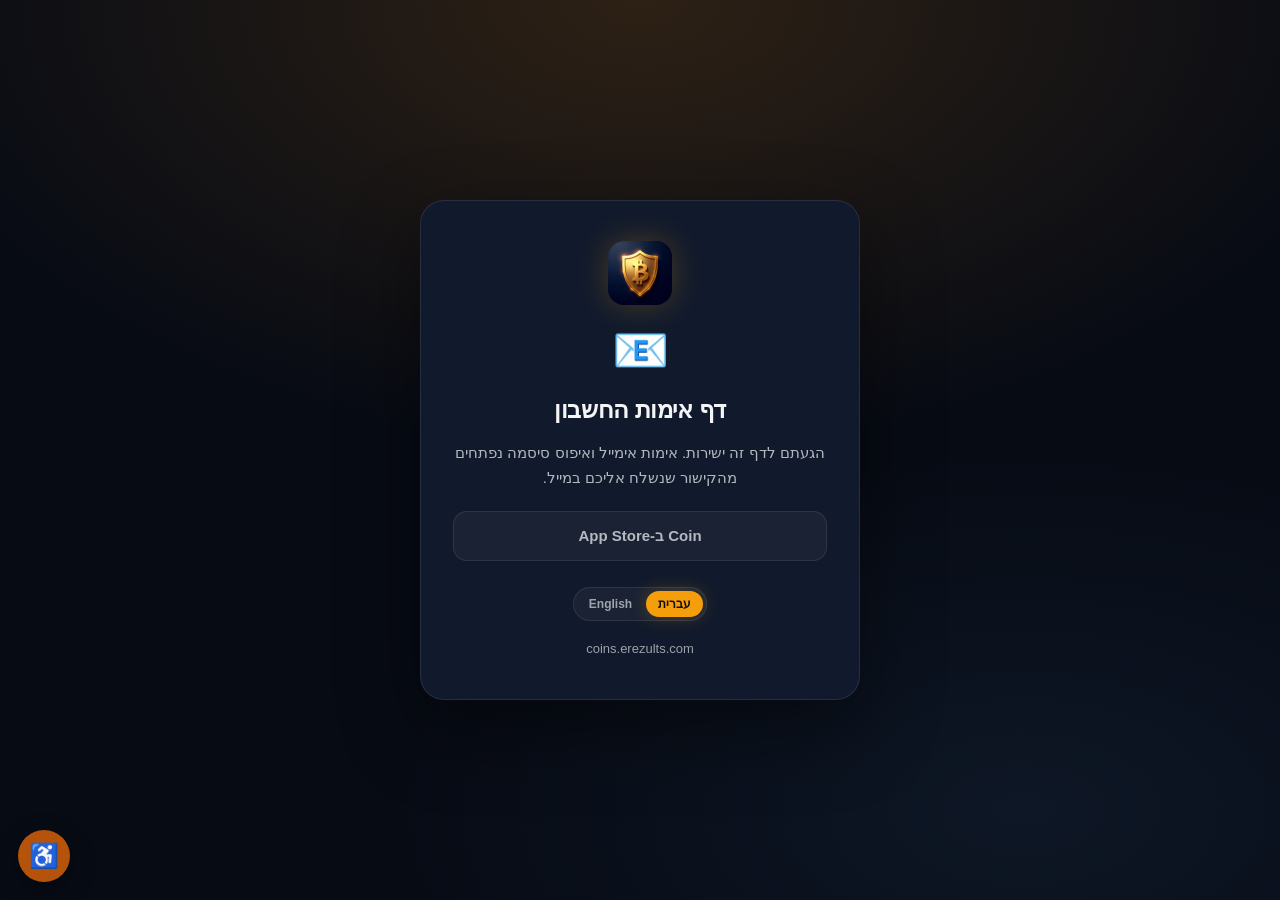
<file: auth/reset/index.html>
<!DOCTYPE html>
<html lang="en">
<head>
  <meta charset="utf-8">
  <meta name="viewport" content="width=device-width, initial-scale=1.0">
  <meta name="robots" content="noindex">
  <meta name="referrer" content="no-referrer">
  <title>Coin — Redirecting…</title>
</head>
<body style="background:#070b14;">
  <script>
    // /auth/reset/ — path-based entry for Supabase email links. Relays to the
    // shared /auth/ handler with ?flow=reset, preserving BOTH the query string
    // (token_hash, type, error…) and the token hash (#access_token=…).
    var q = new URLSearchParams(location.search || '');
    q.set('flow', 'reset');
    location.replace('/auth/?' + q.toString() + (location.hash || ''));
  </script>
  <noscript><p style="color:#f3f4f6;font-family:system-ui;text-align:center;padding:40px">Please enable JavaScript, or open <a style="color:#fbbf24" href="/auth/">coins.erezults.com/auth</a>.</p></noscript>
</body>
</html>
</file>
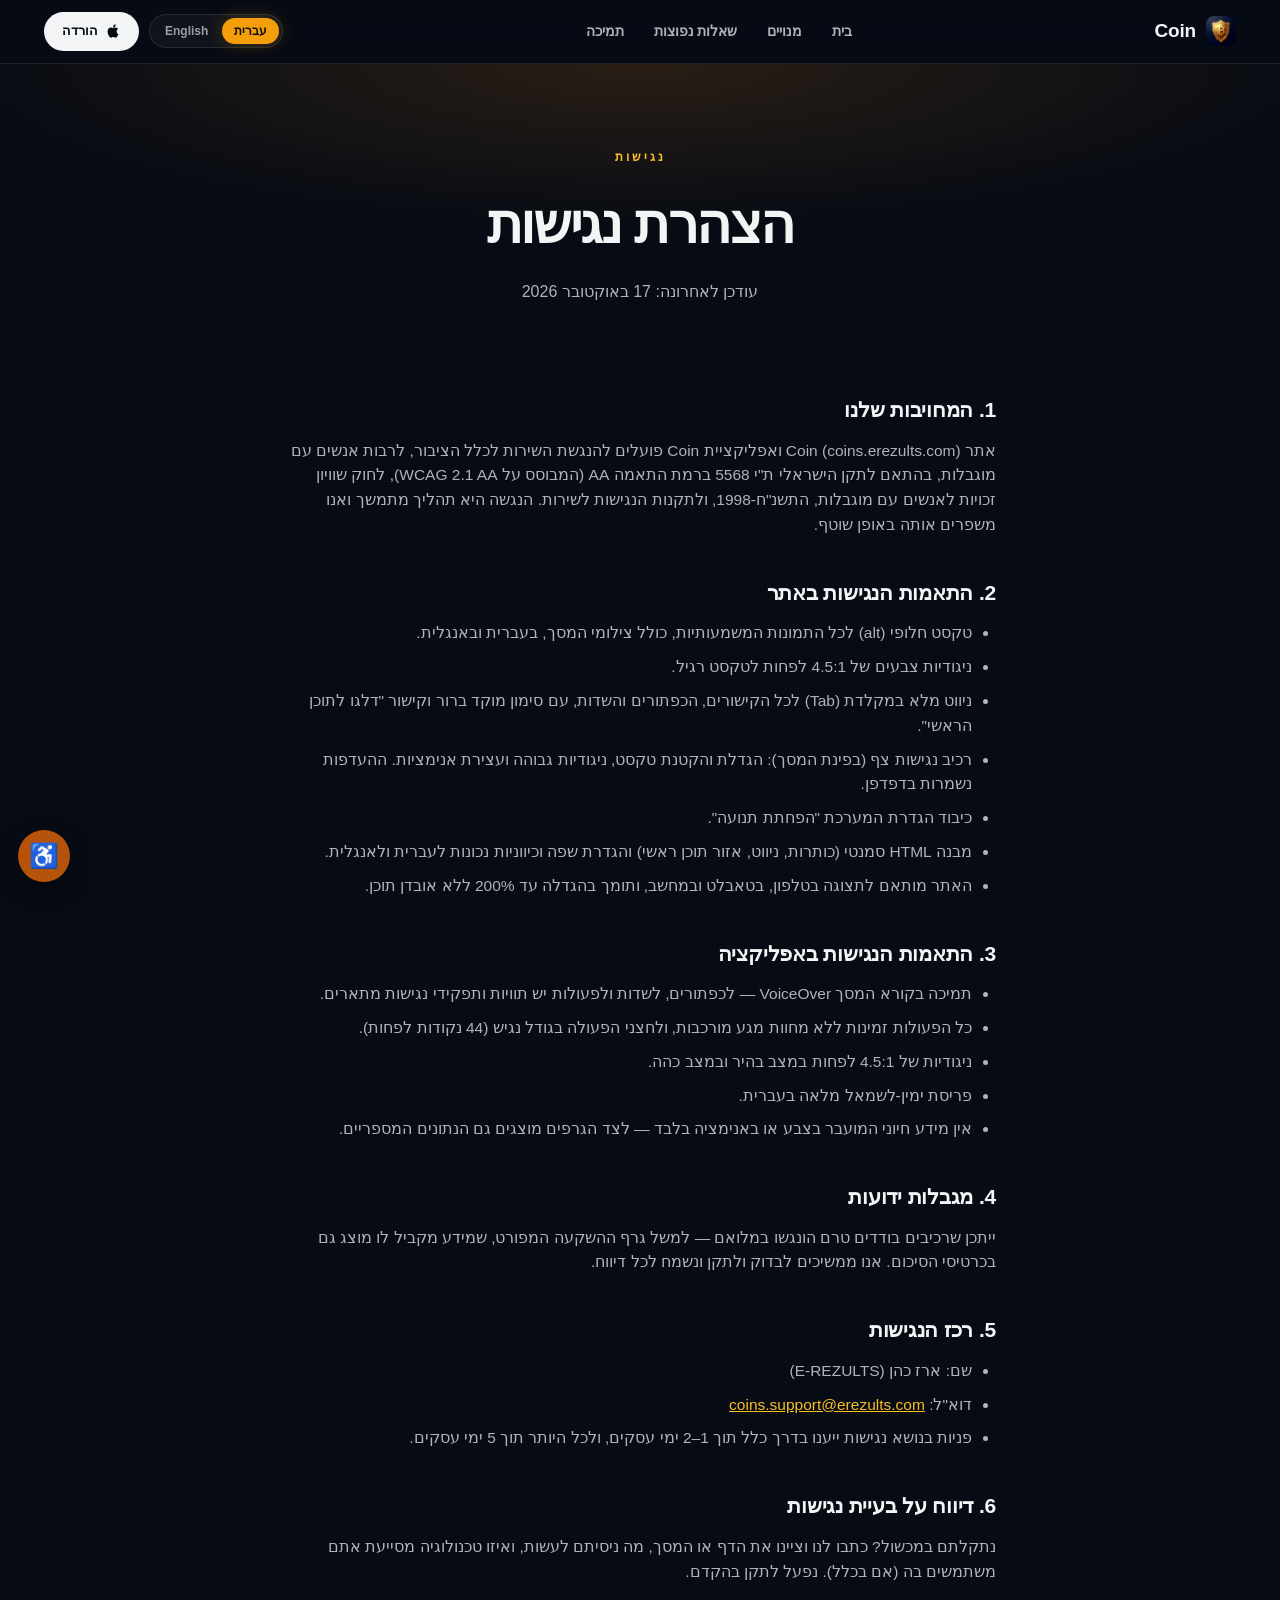
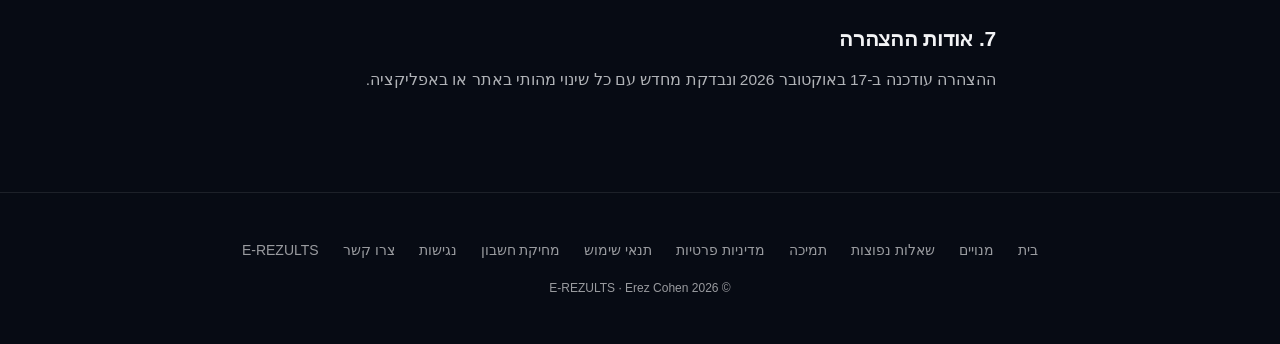
<file: accessibility.html>
<!DOCTYPE html>
<html lang="he" dir="rtl" data-title-he="הצהרת נגישות — Coin" data-title-en="Accessibility Statement — Coin">
<head>
  <meta charset="UTF-8">
  <meta name="viewport" content="width=device-width, initial-scale=1.0">
  <title>הצהרת נגישות — Coin</title>
  <meta name="description" content="Coin accessibility statement — Israeli Standard 5568 (WCAG 2.1 AA) for the website and the app.">
  <meta name="apple-itunes-app" content="app-id=6759471186">
  <link rel="canonical" href="https://coins.erezults.com/accessibility.html">
  <link rel="icon" type="image/png" href="/images/app-icon.png">
  <link rel="apple-touch-icon" href="/images/apple-touch-icon.png">
  <meta property="og:title" content="Accessibility Statement — Coin">
  <meta property="og:description" content="Coin accessibility statement — Israeli Standard 5568 (WCAG 2.1 AA) for the website and the app.">
  <meta property="og:image" content="https://coins.erezults.com/images/og-image.png">
  <meta property="og:url" content="https://coins.erezults.com/accessibility.html">
  <link rel="stylesheet" href="/assets/site.css">
</head>
<body>

<header class="site-header">
  <a href="/" class="brand"><img src="/images/app-icon.png" alt="" width="30" height="30"><b>Coin</b></a>
  <nav class="site-nav" aria-label="ראשי">
    <a href="/" data-he="בית" data-en="Home">בית</a>
    <a href="/subscriptions.html" data-he="מנויים" data-en="Plans">מנויים</a>
    <a href="/faq.html" data-he="שאלות נפוצות" data-en="FAQ">שאלות נפוצות</a>
    <a href="/support.html" class="hide-sm" data-he="תמיכה" data-en="Support">תמיכה</a>
  </nav>
  <div class="header-right">
    <div class="header-lang" role="group" aria-label="Language / שפה">
      <button type="button" data-set-lang="he" aria-pressed="true" lang="he">עברית</button>
      <button type="button" data-set-lang="en" aria-pressed="false" lang="en">English</button>
    </div>
    <a class="header-dl" href="https://apps.apple.com/app/id6759471186">
      <svg viewBox="0 0 24 24" fill="currentColor" aria-hidden="true"><path d="M18.71 19.5c-.83 1.24-1.71 2.45-3.05 2.47-1.34.03-1.77-.79-3.29-.79-1.53 0-2 .77-3.27.82-1.31.05-2.3-1.32-3.14-2.53C4.25 17 2.94 12.45 4.7 9.39c.87-1.52 2.43-2.48 4.12-2.51 1.28-.02 2.5.87 3.29.87.78 0 2.26-1.07 3.8-.91.65.03 2.47.26 3.64 1.98-.09.06-2.17 1.28-2.15 3.81.03 3.02 2.65 4.03 2.68 4.04-.03.07-.42 1.44-1.38 2.83M13 3.5c.73-.83 1.94-1.46 2.94-1.5.13 1.17-.34 2.35-1.04 3.19-.69.85-1.83 1.51-2.95 1.42-.15-1.15.41-2.35 1.05-3.11z"/></svg>
      <span data-he="הורדה" data-en="Download">הורדה</span>
    </a>
  </div>
</header>

<div class="doc-hero">
  <div class="kicker" data-he="נגישות" data-en="Accessibility">נגישות</div>
  <h1 data-he="הצהרת נגישות" data-en="Accessibility Statement">הצהרת נגישות</h1>
  <p data-he="עודכן לאחרונה: 17 באוקטובר 2026" data-en="Last updated: 17 October 2026">עודכן לאחרונה: 17 באוקטובר 2026</p>
</div>

<main class="prose" id="main-content">
<div data-lang-block="he">
<h2>1. המחויבות שלנו</h2>
<p>אתר Coin (coins.erezults.com) ואפליקציית Coin פועלים להנגשת השירות לכלל הציבור, לרבות אנשים עם מוגבלות, בהתאם לתקן הישראלי ת"י 5568 ברמת התאמה AA (המבוסס על WCAG 2.1 AA), לחוק שוויון זכויות לאנשים עם מוגבלות, התשנ"ח-1998, ולתקנות הנגישות לשירות. הנגשה היא תהליך מתמשך ואנו משפרים אותה באופן שוטף.</p>

<h2>2. התאמות הנגישות באתר</h2>
<ul>
  <li>טקסט חלופי (alt) לכל התמונות המשמעותיות, כולל צילומי המסך, בעברית ובאנגלית.</li>
  <li>ניגודיות צבעים של 4.5:1 לפחות לטקסט רגיל.</li>
  <li>ניווט מלא במקלדת (Tab) לכל הקישורים, הכפתורים והשדות, עם סימון מוקד ברור וקישור "דלגו לתוכן הראשי".</li>
  <li>רכיב נגישות צף (בפינת המסך): הגדלת והקטנת טקסט, ניגודיות גבוהה ועצירת אנימציות. ההעדפות נשמרות בדפדפן.</li>
  <li>כיבוד הגדרת המערכת "הפחתת תנועה".</li>
  <li>מבנה HTML סמנטי (כותרות, ניווט, אזור תוכן ראשי) והגדרת שפה וכיווניות נכונות לעברית ולאנגלית.</li>
  <li>האתר מותאם לתצוגה בטלפון, בטאבלט ובמחשב, ותומך בהגדלה עד 200% ללא אובדן תוכן.</li>
</ul>

<h2>3. התאמות הנגישות באפליקציה</h2>
<ul>
  <li>תמיכה בקורא המסך VoiceOver — לכפתורים, לשדות ולפעולות יש תוויות ותפקידי נגישות מתארים.</li>
  <li>כל הפעולות זמינות ללא מחוות מגע מורכבות, ולחצני הפעולה בגודל נגיש (44 נקודות לפחות).</li>
  <li>ניגודיות של 4.5:1 לפחות במצב בהיר ובמצב כהה.</li>
  <li>פריסת ימין-לשמאל מלאה בעברית.</li>
  <li>אין מידע חיוני המועבר בצבע או באנימציה בלבד — לצד הגרפים מוצגים גם הנתונים המספריים.</li>
</ul>

<h2>4. מגבלות ידועות</h2>
<p>ייתכן שרכיבים בודדים טרם הונגשו במלואם — למשל גרף ההשקעה המפורט, שמידע מקביל לו מוצג גם בכרטיסי הסיכום. אנו ממשיכים לבדוק ולתקן ונשמח לכל דיווח.</p>

<h2>5. רכז הנגישות</h2>
<ul>
  <li>שם: ארז כהן (E-REZULTS)</li>
  <li>דוא"ל: <a href="mailto:coins.support@erezults.com">coins.support@erezults.com</a></li>
  <li>פניות בנושא נגישות ייענו בדרך כלל תוך 1–2 ימי עסקים, ולכל היותר תוך 5 ימי עסקים.</li>
</ul>

<h2>6. דיווח על בעיית נגישות</h2>
<p>נתקלתם במכשול? כתבו לנו וציינו את הדף או המסך, מה ניסיתם לעשות, ואיזו טכנולוגיה מסייעת אתם משתמשים בה (אם בכלל). נפעל לתקן בהקדם.</p>

<h2>7. אודות ההצהרה</h2>
<p>ההצהרה עודכנה ב-17 באוקטובר 2026 ונבדקת מחדש עם כל שינוי מהותי באתר או באפליקציה.</p>
</div>
<div data-lang-block="en" hidden>
<h2>1. Our commitment</h2>
<p>The Coin website (coins.erezults.com) and the Coin app work to make the service accessible to everyone, including people with disabilities, in line with Israeli Standard IS 5568 at conformance level AA (based on WCAG 2.1 AA), the Equal Rights for Persons with Disabilities Law, 1998, and the Service Accessibility Regulations. Accessibility is ongoing work and we keep improving it.</p>

<h2>2. Website accessibility features</h2>
<ul>
  <li>Alternative text (alt) for all meaningful images, including screenshots, in Hebrew and English.</li>
  <li>Colour contrast of at least 4.5:1 for normal text.</li>
  <li>Full keyboard navigation (Tab) for all links, buttons and fields, with a clear focus indicator and a "Skip to main content" link.</li>
  <li>A floating accessibility widget (in the screen corner): increase/decrease text, high contrast and stop animations. Preferences are saved in your browser.</li>
  <li>Respects the system "Reduce motion" setting.</li>
  <li>Semantic HTML (headings, navigation, main region) and correct language and direction for Hebrew and English.</li>
  <li>Responsive on phone, tablet and desktop, supporting zoom up to 200% without loss of content.</li>
</ul>

<h2>3. App accessibility features</h2>
<ul>
  <li>VoiceOver support — buttons, fields and actions have descriptive labels and roles.</li>
  <li>All actions work without complex gestures, and action buttons have accessible sizes (at least 44 points).</li>
  <li>Contrast of at least 4.5:1 in both light and dark mode.</li>
  <li>Full right-to-left Hebrew layout.</li>
  <li>No essential information is conveyed by colour or animation alone — charts are accompanied by the numbers.</li>
</ul>

<h2>4. Known limitations</h2>
<p>Some individual components may not yet be fully accessible — for example the detailed investment chart, whose information is also shown in the summary cards. We keep testing and fixing, and welcome every report.</p>

<h2>5. Accessibility coordinator</h2>
<ul>
  <li>Name: Erez Cohen (E-REZULTS)</li>
  <li>Email: <a href="mailto:coins.support@erezults.com">coins.support@erezults.com</a></li>
  <li>Accessibility requests are usually answered within 1–2 business days, and at most within 5 business days.</li>
</ul>

<h2>6. Reporting an accessibility issue</h2>
<p>Ran into a barrier? Write to us with the page or screen, what you were trying to do, and which assistive technology you use (if any). We'll work to fix it promptly.</p>

<h2>7. About this statement</h2>
<p>This statement was updated on 17 October 2026 and is reviewed with every significant change to the website or app.</p>
</div>
</main>

<footer>
  <nav class="footer-links" aria-label="קישורים">
    <a href="/" data-he="בית" data-en="Home">בית</a>
    <a href="/subscriptions.html" data-he="מנויים" data-en="Plans">מנויים</a>
    <a href="/faq.html" data-he="שאלות נפוצות" data-en="FAQ">שאלות נפוצות</a>
    <a href="/support.html" data-he="תמיכה" data-en="Support">תמיכה</a>
    <a href="/privacy.html" data-he="מדיניות פרטיות" data-en="Privacy">מדיניות פרטיות</a>
    <a href="/terms.html" data-he="תנאי שימוש" data-en="Terms">תנאי שימוש</a>
    <a href="/delete-account.html" data-he="מחיקת חשבון" data-en="Delete account">מחיקת חשבון</a>
    <a href="/accessibility.html" data-he="נגישות" data-en="Accessibility">נגישות</a>
    <a href="mailto:coins.support@erezults.com" data-he="צרו קשר" data-en="Contact">צרו קשר</a>
    <a href="https://erezults.com">E-REZULTS</a>
  </nav>
  <div class="footer-copy">&copy; 2026 E-REZULTS · Erez Cohen</div>
</footer>

<script src="/assets/site.js"></script>
<script src="/a11y.js" defer></script>
</body>
</html>
</file>
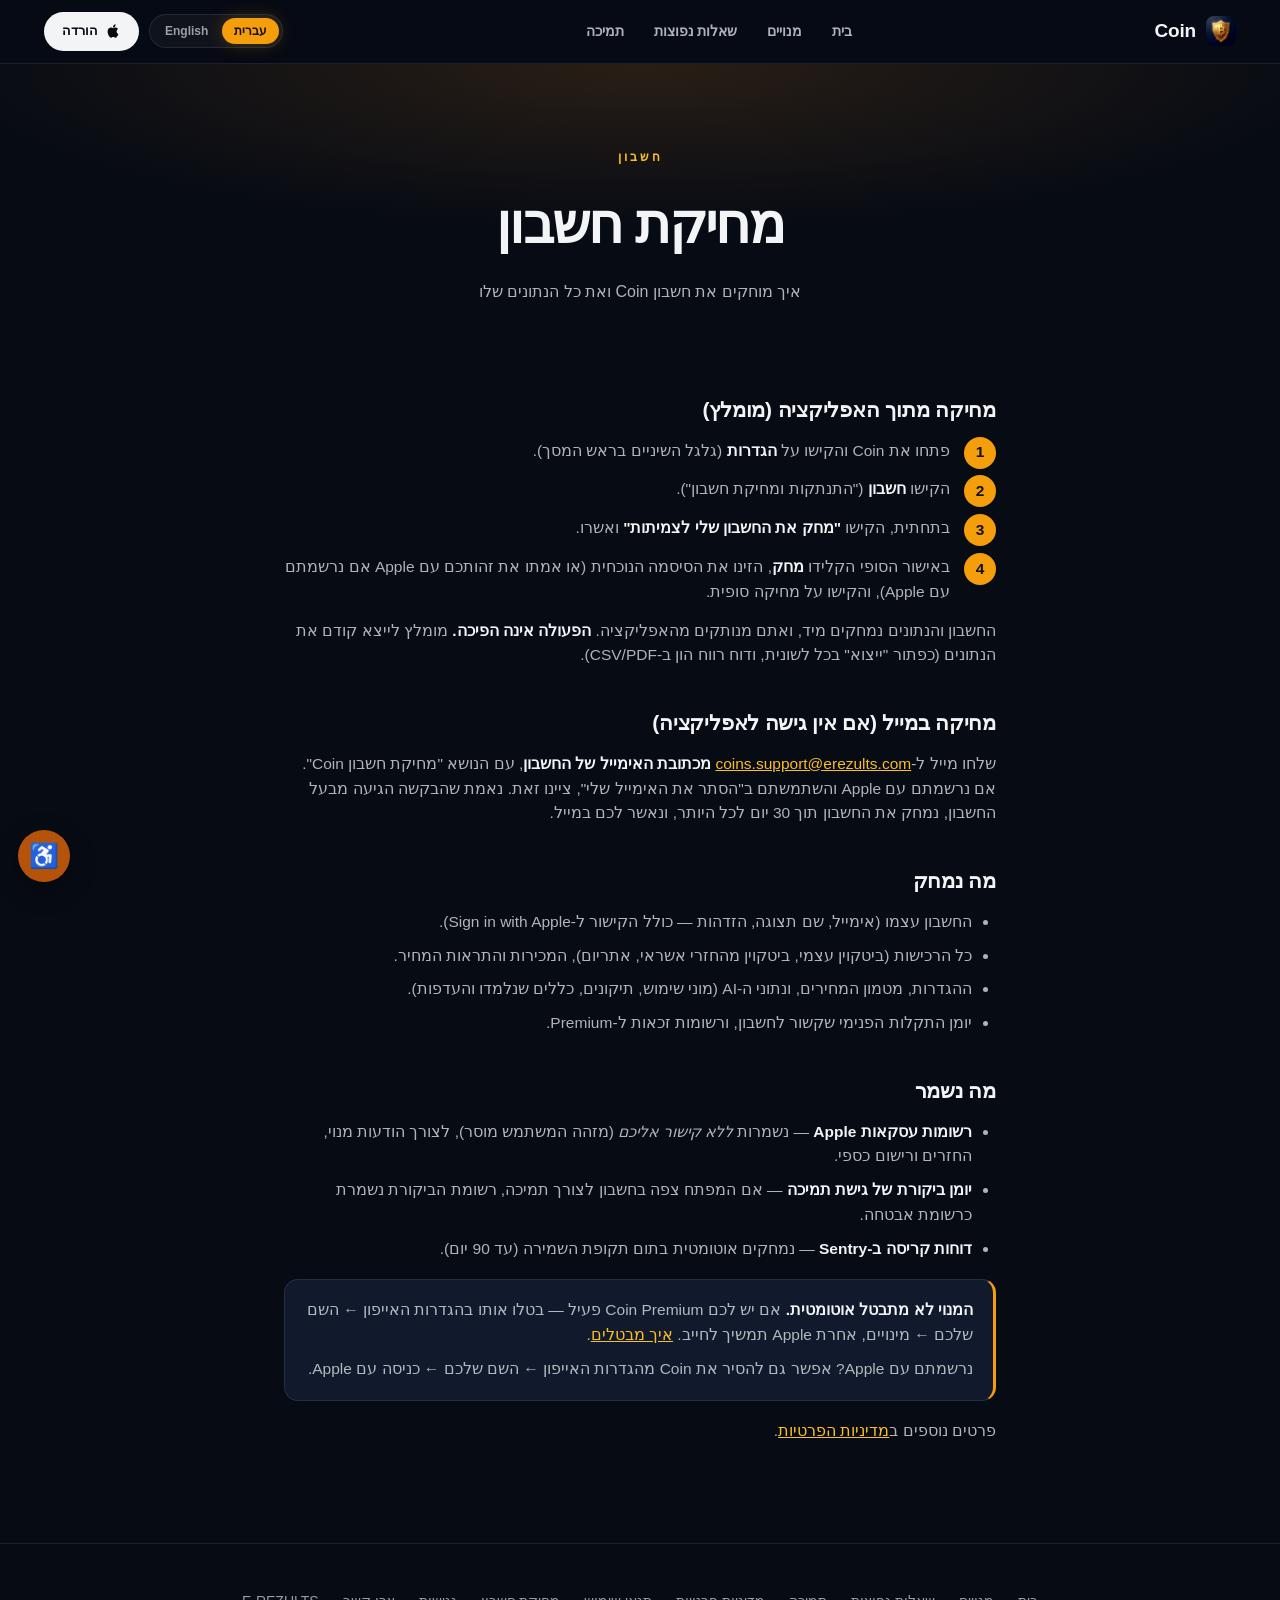
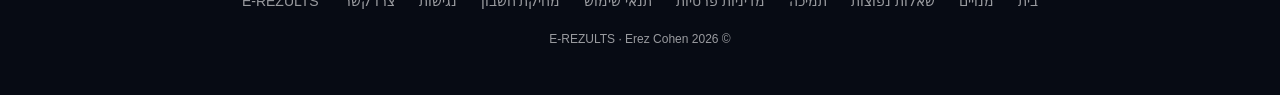
<file: delete-account.html>
<!DOCTYPE html>
<html lang="he" dir="rtl" data-title-he="מחיקת חשבון — Coin" data-title-en="Delete Your Account — Coin">
<head>
  <meta charset="UTF-8">
  <meta name="viewport" content="width=device-width, initial-scale=1.0">
  <title>מחיקת חשבון — Coin</title>
  <meta name="description" content="How to delete your Coin (CoinTrackLover) account: in the app (Settings → Account) or by email. What is deleted and what is kept.">
  <meta name="apple-itunes-app" content="app-id=6759471186">
  <link rel="canonical" href="https://coins.erezults.com/delete-account.html">
  <link rel="icon" type="image/png" href="/images/app-icon.png">
  <link rel="apple-touch-icon" href="/images/apple-touch-icon.png">
  <meta property="og:title" content="Delete Your Account — Coin">
  <meta property="og:description" content="How to delete your Coin (CoinTrackLover) account: in the app (Settings → Account) or by email. What is deleted and what is kept.">
  <meta property="og:image" content="https://coins.erezults.com/images/og-image.png">
  <meta property="og:url" content="https://coins.erezults.com/delete-account.html">
  <link rel="stylesheet" href="/assets/site.css">
</head>
<body>

<header class="site-header">
  <a href="/" class="brand"><img src="/images/app-icon.png" alt="" width="30" height="30"><b>Coin</b></a>
  <nav class="site-nav" aria-label="ראשי">
    <a href="/" data-he="בית" data-en="Home">בית</a>
    <a href="/subscriptions.html" data-he="מנויים" data-en="Plans">מנויים</a>
    <a href="/faq.html" data-he="שאלות נפוצות" data-en="FAQ">שאלות נפוצות</a>
    <a href="/support.html" class="hide-sm" data-he="תמיכה" data-en="Support">תמיכה</a>
  </nav>
  <div class="header-right">
    <div class="header-lang" role="group" aria-label="Language / שפה">
      <button type="button" data-set-lang="he" aria-pressed="true" lang="he">עברית</button>
      <button type="button" data-set-lang="en" aria-pressed="false" lang="en">English</button>
    </div>
    <a class="header-dl" href="https://apps.apple.com/app/id6759471186">
      <svg viewBox="0 0 24 24" fill="currentColor" aria-hidden="true"><path d="M18.71 19.5c-.83 1.24-1.71 2.45-3.05 2.47-1.34.03-1.77-.79-3.29-.79-1.53 0-2 .77-3.27.82-1.31.05-2.3-1.32-3.14-2.53C4.25 17 2.94 12.45 4.7 9.39c.87-1.52 2.43-2.48 4.12-2.51 1.28-.02 2.5.87 3.29.87.78 0 2.26-1.07 3.8-.91.65.03 2.47.26 3.64 1.98-.09.06-2.17 1.28-2.15 3.81.03 3.02 2.65 4.03 2.68 4.04-.03.07-.42 1.44-1.38 2.83M13 3.5c.73-.83 1.94-1.46 2.94-1.5.13 1.17-.34 2.35-1.04 3.19-.69.85-1.83 1.51-2.95 1.42-.15-1.15.41-2.35 1.05-3.11z"/></svg>
      <span data-he="הורדה" data-en="Download">הורדה</span>
    </a>
  </div>
</header>

<div class="doc-hero">
  <div class="kicker" data-he="חשבון" data-en="Account">חשבון</div>
  <h1 data-he="מחיקת חשבון" data-en="Delete Your Account">מחיקת חשבון</h1>
  <p data-he="איך מוחקים את חשבון Coin ואת כל הנתונים שלו" data-en="How to delete your Coin account and all of its data">איך מוחקים את חשבון Coin ואת כל הנתונים שלו</p>
</div>

<main class="prose" id="main-content">
<div data-lang-block="he">
<h2>מחיקה מתוך האפליקציה (מומלץ)</h2>
<ol class="steps">
  <li>פתחו את Coin והקישו על <strong>הגדרות</strong> (גלגל השיניים בראש המסך).</li>
  <li>הקישו <strong>חשבון</strong> ("התנתקות ומחיקת חשבון").</li>
  <li>בתחתית, הקישו <strong>"מחק את החשבון שלי לצמיתות"</strong> ואשרו.</li>
  <li>באישור הסופי הקלידו <strong>מחק</strong>, הזינו את הסיסמה הנוכחית (או אמתו את זהותכם עם Apple אם נרשמתם עם Apple), והקישו על מחיקה סופית.</li>
</ol>
<p>החשבון והנתונים נמחקים מיד, ואתם מנותקים מהאפליקציה. <strong>הפעולה אינה הפיכה.</strong> מומלץ לייצא קודם את הנתונים (כפתור "ייצוא" בכל לשונית, ודוח רווח הון ב-CSV/PDF).</p>

<h2>מחיקה במייל (אם אין גישה לאפליקציה)</h2>
<p>שלחו מייל ל-<a href="mailto:coins.support@erezults.com?subject=Delete%20my%20Coin%20account">coins.support@erezults.com</a> <strong>מכתובת האימייל של החשבון</strong>, עם הנושא "מחיקת חשבון Coin". אם נרשמתם עם Apple והשתמשתם ב"הסתר את האימייל שלי", ציינו זאת. נאמת שהבקשה הגיעה מבעל החשבון, נמחק את החשבון תוך 30 יום לכל היותר, ונאשר לכם במייל.</p>

<h2>מה נמחק</h2>
<ul>
  <li>החשבון עצמו (אימייל, שם תצוגה, הזדהות — כולל הקישור ל-Sign in with Apple).</li>
  <li>כל הרכישות (ביטקוין עצמי, ביטקוין מהחזרי אשראי, אתריום), המכירות והתראות המחיר.</li>
  <li>ההגדרות, מטמון המחירים, ונתוני ה-AI (מוני שימוש, תיקונים, כללים שנלמדו והעדפות).</li>
  <li>יומן התקלות הפנימי שקשור לחשבון, ורשומות זכאות ל-Premium.</li>
</ul>

<h2>מה נשמר</h2>
<ul>
  <li><strong>רשומות עסקאות Apple</strong> — נשמרות <em>ללא קישור אליכם</em> (מזהה המשתמש מוסר), לצורך הודעות מנוי, החזרים ורישום כספי.</li>
  <li><strong>יומן ביקורת של גישת תמיכה</strong> — אם המפתח צפה בחשבון לצורך תמיכה, רשומת הביקורת נשמרת כרשומת אבטחה.</li>
  <li><strong>דוחות קריסה ב-Sentry</strong> — נמחקים אוטומטית בתום תקופת השמירה (עד 90 יום).</li>
</ul>

<div class="callout">
  <p><strong>המנוי לא מתבטל אוטומטית.</strong> אם יש לכם Coin Premium פעיל — בטלו אותו בהגדרות האייפון ← השם שלכם ← מינויים, אחרת Apple תמשיך לחייב. <a href="/subscriptions.html">איך מבטלים</a>.</p>
  <p>נרשמתם עם Apple? אפשר גם להסיר את Coin מהגדרות האייפון ← השם שלכם ← כניסה עם Apple.</p>
</div>

<p>פרטים נוספים ב<a href="/privacy.html">מדיניות הפרטיות</a>.</p>
</div>
<div data-lang-block="en" hidden>
<h2>Delete in the app (recommended)</h2>
<ol class="steps">
  <li>Open Coin and tap <strong>Settings</strong> (the gear icon at the top).</li>
  <li>Tap <strong>Account</strong> ("חשבון" — sign out and delete account).</li>
  <li>At the bottom, tap <strong>"Delete my account permanently"</strong> ("מחק את החשבון שלי לצמיתות") and confirm.</li>
  <li>In the final confirmation type <strong>מחק</strong> ("delete"), enter your current password (or verify with Apple if you signed up with Apple), and tap the final delete button.</li>
</ol>
<p>Your account and data are deleted immediately and you are signed out. <strong>This cannot be undone.</strong> We recommend exporting your data first (the "Export" button on each tab, and the capital-gains report as CSV/PDF).</p>

<h2>Delete by email (if you can't access the app)</h2>
<p>Email <a href="mailto:coins.support@erezults.com?subject=Delete%20my%20Coin%20account">coins.support@erezults.com</a> <strong>from your account's email address</strong> with the subject "Delete my Coin account". If you signed up with Apple using "Hide My Email", say so. We'll verify the request comes from the account owner, delete the account within 30 days at most, and confirm by email.</p>

<h2>What is deleted</h2>
<ul>
  <li>The account itself (email, display name, authentication — including the Sign in with Apple link).</li>
  <li>All purchases (self-bought Bitcoin, Bitcoin from credit-card rebates, Ethereum), sales and price alerts.</li>
  <li>Settings, the price cache, and AI data (usage counters, corrections, learned rules and preferences).</li>
  <li>The internal error log linked to the account, and Premium entitlement records.</li>
</ul>

<h2>What is kept</h2>
<ul>
  <li><strong>Apple transaction records</strong> — kept <em>unlinked from you</em> (the user ID is removed), for subscription notifications, refunds and financial records.</li>
  <li><strong>Support-access audit log</strong> — if the developer viewed the account for support, the audit entry is kept as a security record.</li>
  <li><strong>Sentry crash reports</strong> — deleted automatically at the end of the retention period (up to 90 days).</li>
</ul>

<div class="callout">
  <p><strong>Your subscription is not cancelled automatically.</strong> If you have an active Coin Premium subscription, cancel it in iPhone Settings → your name → Subscriptions, or Apple will keep charging. <a href="/subscriptions.html">How to cancel</a>.</p>
  <p>Signed up with Apple? You can also remove Coin in iPhone Settings → your name → Sign in with Apple.</p>
</div>

<p>More in the <a href="/privacy.html">Privacy Policy</a>.</p>
</div>
</main>

<footer>
  <nav class="footer-links" aria-label="קישורים">
    <a href="/" data-he="בית" data-en="Home">בית</a>
    <a href="/subscriptions.html" data-he="מנויים" data-en="Plans">מנויים</a>
    <a href="/faq.html" data-he="שאלות נפוצות" data-en="FAQ">שאלות נפוצות</a>
    <a href="/support.html" data-he="תמיכה" data-en="Support">תמיכה</a>
    <a href="/privacy.html" data-he="מדיניות פרטיות" data-en="Privacy">מדיניות פרטיות</a>
    <a href="/terms.html" data-he="תנאי שימוש" data-en="Terms">תנאי שימוש</a>
    <a href="/delete-account.html" data-he="מחיקת חשבון" data-en="Delete account">מחיקת חשבון</a>
    <a href="/accessibility.html" data-he="נגישות" data-en="Accessibility">נגישות</a>
    <a href="mailto:coins.support@erezults.com" data-he="צרו קשר" data-en="Contact">צרו קשר</a>
    <a href="https://erezults.com">E-REZULTS</a>
  </nav>
  <div class="footer-copy">&copy; 2026 E-REZULTS · Erez Cohen</div>
</footer>

<script src="/assets/site.js"></script>
<script src="/a11y.js" defer></script>
</body>
</html>
</file>
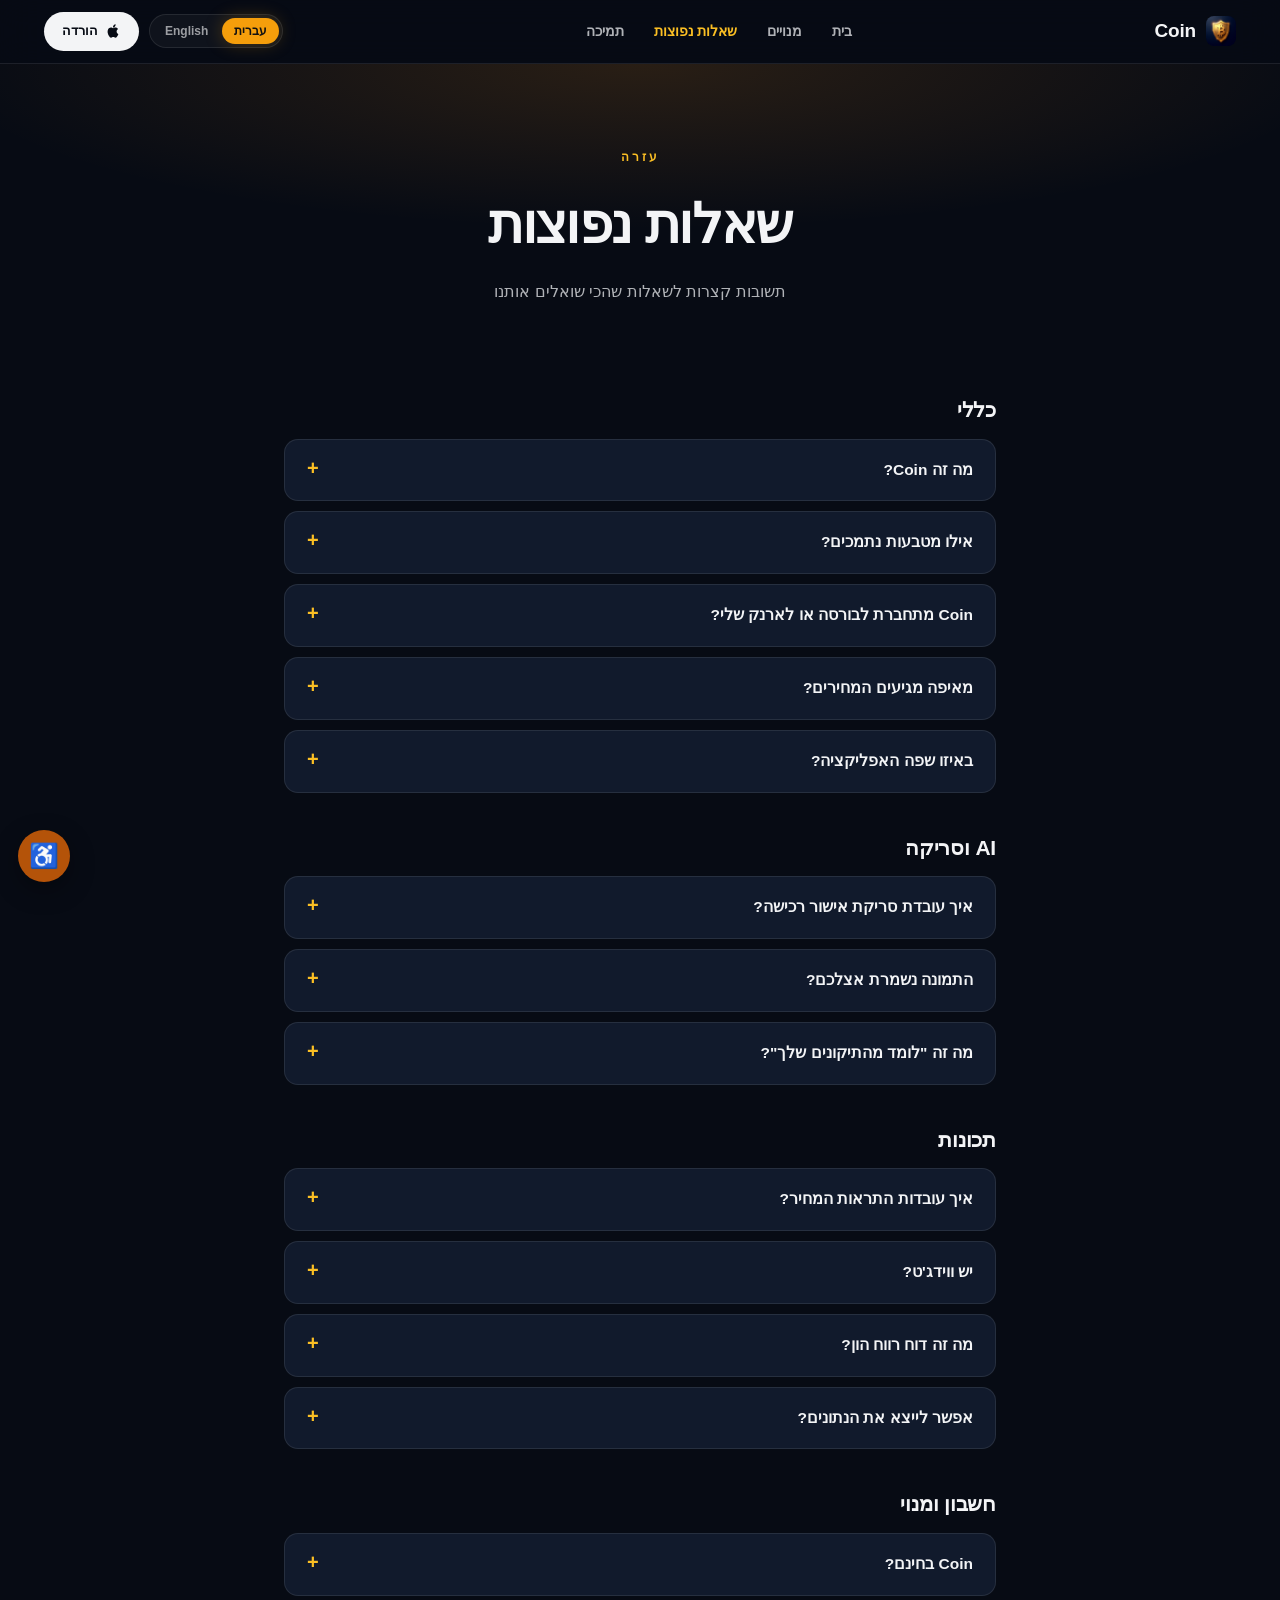
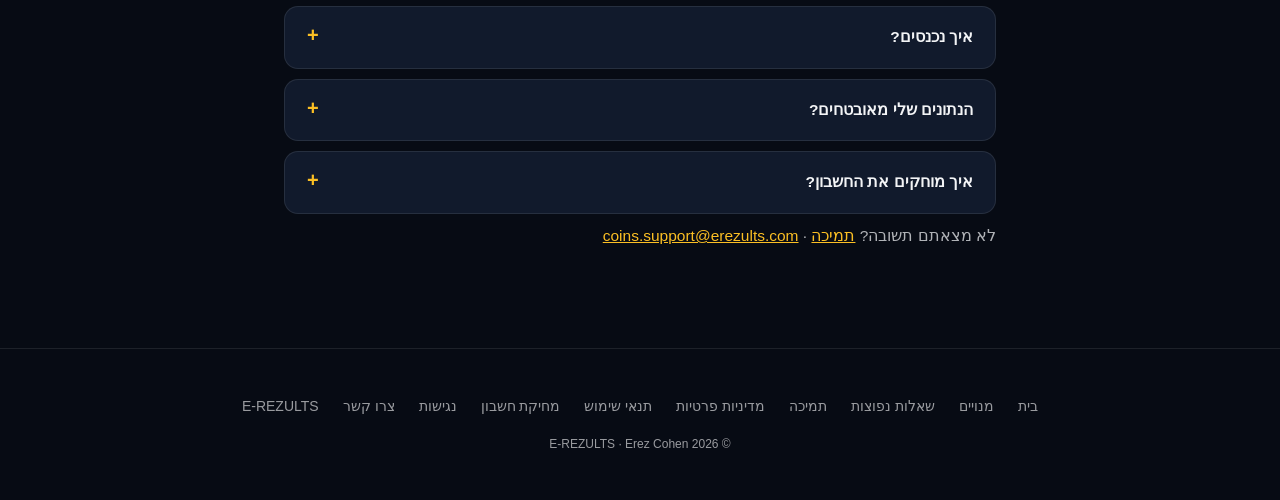
<file: faq.html>
<!DOCTYPE html>
<html lang="he" dir="rtl" data-title-he="שאלות נפוצות — Coin" data-title-en="FAQ — Coin">
<head>
  <meta charset="UTF-8">
  <meta name="viewport" content="width=device-width, initial-scale=1.0">
  <title>שאלות נפוצות — Coin</title>
  <meta name="description" content="Coin (CoinTrackLover) frequently asked questions: coins, prices, AI scanning, price alerts, widget, Premium, export and privacy.">
  <meta name="apple-itunes-app" content="app-id=6759471186">
  <link rel="canonical" href="https://coins.erezults.com/faq.html">
  <link rel="icon" type="image/png" href="/images/app-icon.png">
  <link rel="apple-touch-icon" href="/images/apple-touch-icon.png">
  <meta property="og:title" content="FAQ — Coin">
  <meta property="og:description" content="Coin (CoinTrackLover) frequently asked questions: coins, prices, AI scanning, price alerts, widget, Premium, export and privacy.">
  <meta property="og:image" content="https://coins.erezults.com/images/og-image.png">
  <meta property="og:url" content="https://coins.erezults.com/faq.html">
  <link rel="stylesheet" href="/assets/site.css">
</head>
<body>

<header class="site-header">
  <a href="/" class="brand"><img src="/images/app-icon.png" alt="" width="30" height="30"><b>Coin</b></a>
  <nav class="site-nav" aria-label="ראשי">
    <a href="/" data-he="בית" data-en="Home">בית</a>
    <a href="/subscriptions.html" data-he="מנויים" data-en="Plans">מנויים</a>
    <a href="/faq.html" aria-current="page" data-he="שאלות נפוצות" data-en="FAQ">שאלות נפוצות</a>
    <a href="/support.html" class="hide-sm" data-he="תמיכה" data-en="Support">תמיכה</a>
  </nav>
  <div class="header-right">
    <div class="header-lang" role="group" aria-label="Language / שפה">
      <button type="button" data-set-lang="he" aria-pressed="true" lang="he">עברית</button>
      <button type="button" data-set-lang="en" aria-pressed="false" lang="en">English</button>
    </div>
    <a class="header-dl" href="https://apps.apple.com/app/id6759471186">
      <svg viewBox="0 0 24 24" fill="currentColor" aria-hidden="true"><path d="M18.71 19.5c-.83 1.24-1.71 2.45-3.05 2.47-1.34.03-1.77-.79-3.29-.79-1.53 0-2 .77-3.27.82-1.31.05-2.3-1.32-3.14-2.53C4.25 17 2.94 12.45 4.7 9.39c.87-1.52 2.43-2.48 4.12-2.51 1.28-.02 2.5.87 3.29.87.78 0 2.26-1.07 3.8-.91.65.03 2.47.26 3.64 1.98-.09.06-2.17 1.28-2.15 3.81.03 3.02 2.65 4.03 2.68 4.04-.03.07-.42 1.44-1.38 2.83M13 3.5c.73-.83 1.94-1.46 2.94-1.5.13 1.17-.34 2.35-1.04 3.19-.69.85-1.83 1.51-2.95 1.42-.15-1.15.41-2.35 1.05-3.11z"/></svg>
      <span data-he="הורדה" data-en="Download">הורדה</span>
    </a>
  </div>
</header>

<div class="doc-hero">
  <div class="kicker" data-he="עזרה" data-en="Help">עזרה</div>
  <h1 data-he="שאלות נפוצות" data-en="FAQ">שאלות נפוצות</h1>
  <p data-he="תשובות קצרות לשאלות שהכי שואלים אותנו" data-en="Short answers to the questions we get most">תשובות קצרות לשאלות שהכי שואלים אותנו</p>
</div>

<main class="prose" id="main-content">
<div data-lang-block="he">
<h2>כללי</h2>
<div class="faq-item"><details><summary>מה זה Coin?</summary><div class="ans"><p>אפליקציה אישית לאייפון ולאייפד למעקב אחרי השקעות בביטקוין ובאתריום: רושמים כל רכישה (ידנית או מצילום), ו-Coin מראה כמה השקעתם, כמה זה שווה עכשיו, ומה הרווח או ההפסד. בחנות היא נקראת CoinTrackLover.</p></div></details></div>
<div class="faq-item"><details><summary>אילו מטבעות נתמכים?</summary><div class="ans"><p>ביטקוין (BTC) ואתריום (ETH). לביטקוין יש שתי לשוניות: רכישות עצמיות, וביטקוין שמתקבל כהחזר מכרטיס אשראי.</p></div></details></div>
<div class="faq-item"><details><summary>Coin מתחברת לבורסה או לארנק שלי?</summary><div class="ans"><p>לא. Coin לא מחזיקה, קונה או מוכרת מטבעות, ולא מתחברת לבורסה, לארנק, לבנק או לכרטיס אשראי. אתם מזינים את הרכישות — ידנית, מצילום, או בייבוא קובץ.</p></div></details></div>
<div class="faq-item"><details><summary>מאיפה מגיעים המחירים?</summary><div class="ans"><p>מ-CoinGecko, ומתרעננים כל דקה כשהאפליקציה פתוחה. אפשר להציג את הסכומים בשקלים או בדולרים (הרכישות נשמרות בשקלים).</p></div></details></div>
<div class="faq-item"><details><summary>באיזו שפה האפליקציה?</summary><div class="ans"><p>האפליקציה בעברית, בפריסה מלאה מימין לשמאל. האתר הזה זמין בעברית ובאנגלית.</p></div></details></div>

<h2>AI וסריקה</h2>
<div class="faq-item"><details><summary>איך עובדת סריקת אישור רכישה?</summary><div class="ans"><p>בטופס הוספת רכישה בוחרים לצלם או לבחור תמונה של אישור הרכישה. ה-AI (מודל Google Gemini) ממלא תאריך, סכום בשקלים, מחיר המטבע, כמות, אסמכתא והערות — ואתם בודקים ושומרים.</p></div></details></div>
<div class="faq-item"><details><summary>התמונה נשמרת אצלכם?</summary><div class="ans"><p>לא. התמונה נשלחת רק לצורך החילוץ ואינה נשמרת אצלנו — לא במסד הנתונים ולא בקבצים. נשמר רק מונה הסריקות החודשי. <a href="/privacy.html">מדיניות הפרטיות</a>.</p></div></details></div>
<div class="faq-item"><details><summary>מה זה "לומד מהתיקונים שלך"?</summary><div class="ans"><p>תכונת Premium: כשאתם מתקנים ערך שה-AI חילץ, Coin שומרת את התיקון (טקסט בלבד, לא תמונה) והופכת אותו לכלל קצר שמשפר את הסריקות הבאות שלכם. אפשר לראות, להסיר כללים ולכבות בהגדרות ← למידה מותאמת אישית.</p></div></details></div>

<h2>תכונות</h2>
<div class="faq-item"><details><summary>איך עובדות התראות המחיר?</summary><div class="ans"><p>מגדירים לכל מטבע מחיר יעד ו"מעל" או "מתחת". כשהמחיר חוצה את היעד מופיעה התראה במכשיר. חשוב: הבדיקה מתבצעת כשהאפליקציה פתוחה ומרעננת מחירים — אין שרת ששולח התראות כשהאפליקציה סגורה.</p></div></details></div>
<div class="faq-item"><details><summary>יש ווידג'ט?</summary><div class="ans"><p>כן — למסך הבית (קטן, בינוני, גדול) ולמסך הנעילה: שווי התיק ורווח/הפסד באחוזים, ובגדלים הגדולים גם ביטקוין, אתריום וסך ההשקעה. הווידג'ט מתעדכן מהנתונים שהאפליקציה שמרה בפעם האחרונה שנפתחה, ודורש iOS 17 ומעלה.</p></div></details></div>
<div class="faq-item"><details><summary>מה זה דוח רווח הון?</summary><div class="ans"><p>בהגדרות ← דוח רווח הון רושמים מכירות. Coin מתאימה כל מכירה לרכישות לפי שיטת FIFO (נכנס ראשון־יוצא ראשון), מחשבת רווח ממומש ולא ממומש לפי שנת מס, ומייצאת ל-CSV או PDF. זו הערכה לעזרה אישית — לא ייעוץ מס.</p></div></details></div>
<div class="faq-item"><details><summary>אפשר לייצא את הנתונים?</summary><div class="ans"><p>כן. בכל לשונית יש "ייצוא" ו"ייבוא" (קובץ JSON), ודוח רווח ההון מתייצא ל-CSV ול-PDF.</p></div></details></div>

<h2>חשבון ומנוי</h2>
<div class="faq-item"><details><summary>Coin בחינם?</summary><div class="ans"><p>כן — כל המעקב, הגרפים, ההתראות, הווידג'ט ודוח רווח ההון חינמיים, כולל 5 סריקות AI בחודש. Coin Premium (חודשי או שנתי) מוסיף סריקות ללא הגבלה ולמידה מהתיקונים. <a href="/subscriptions.html">פרטים</a>.</p></div></details></div>
<div class="faq-item"><details><summary>איך נכנסים?</summary><div class="ans"><p>עם Sign in with Apple, או עם אימייל וסיסמה (בהרשמה נשלח קוד אימות בן 6 ספרות למייל).</p></div></details></div>
<div class="faq-item"><details><summary>הנתונים שלי מאובטחים?</summary><div class="ans"><p>הנתונים מוצפנים בהעברה, ומנגנון הרשאות ברמת השורה מבטיח שרק אתם ניגשים אליהם. אין פרסומות ואין טראקרים פרסומיים.</p></div></details></div>
<div class="faq-item"><details><summary>איך מוחקים את החשבון?</summary><div class="ans"><p>הגדרות ← חשבון ← "מחק את החשבון שלי לצמיתות". <a href="/delete-account.html">כל הפרטים, כולל מחיקה במייל</a>.</p></div></details></div>

<p>לא מצאתם תשובה? <a href="/support.html">תמיכה</a> · <a href="mailto:coins.support@erezults.com">coins.support@erezults.com</a></p>
</div>
<div data-lang-block="en" hidden>
<h2>General</h2>
<div class="faq-item"><details><summary>What is Coin?</summary><div class="ans"><p>A personal iPhone and iPad app for tracking Bitcoin and Ethereum investments: record each purchase (manually or from a photo) and Coin shows how much you invested, what it's worth now, and your profit or loss. On the App Store it's called CoinTrackLover.</p></div></details></div>
<div class="faq-item"><details><summary>Which coins are supported?</summary><div class="ans"><p>Bitcoin (BTC) and Ethereum (ETH). Bitcoin has two tabs: self-bought purchases, and Bitcoin received as credit-card cashback.</p></div></details></div>
<div class="faq-item"><details><summary>Does Coin connect to my exchange or wallet?</summary><div class="ans"><p>No. Coin doesn't hold, buy or sell coins and doesn't connect to an exchange, wallet, bank or credit card. You enter purchases yourself — manually, from a photo, or by importing a file.</p></div></details></div>
<div class="faq-item"><details><summary>Where do prices come from?</summary><div class="ans"><p>From CoinGecko, refreshed every minute while the app is open. You can show amounts in ₪ or US$ (purchases are stored in ₪).</p></div></details></div>
<div class="faq-item"><details><summary>What language is the app in?</summary><div class="ans"><p>The app is in Hebrew, with a full right-to-left layout. This website is available in Hebrew and English.</p></div></details></div>

<h2>AI and scanning</h2>
<div class="faq-item"><details><summary>How does receipt scanning work?</summary><div class="ans"><p>In the add-purchase form, take or choose a photo of the purchase confirmation. The AI (a Google Gemini model) fills in the date, amount in ₪, coin price, quantity, reference and notes — you review and save.</p></div></details></div>
<div class="faq-item"><details><summary>Do you keep the image?</summary><div class="ans"><p>No. The image is sent only for extraction and isn't stored by us — not in the database and not as a file. Only a monthly scan counter is kept. <a href="/privacy.html">Privacy Policy</a>.</p></div></details></div>
<div class="faq-item"><details><summary>What is "learns from your corrections"?</summary><div class="ans"><p>A Premium feature: when you fix a value the AI extracted, Coin saves the correction (text only, never the image) and turns it into a short rule that improves your future scans. You can view and remove rules, or turn it off, in Settings → Personalised learning.</p></div></details></div>

<h2>Features</h2>
<div class="faq-item"><details><summary>How do price alerts work?</summary><div class="ans"><p>Set a target price per coin and "above" or "below". When the price crosses it, you get an on-device notification. Note: the check runs while the app is open and refreshing prices — there's no server sending alerts while the app is closed.</p></div></details></div>
<div class="faq-item"><details><summary>Is there a widget?</summary><div class="ans"><p>Yes — for the Home Screen (small, medium, large) and Lock Screen: portfolio value and profit/loss %, and on larger sizes also Bitcoin, Ethereum and total invested. It updates from the data the app saved the last time it was opened, and requires iOS 17 or later.</p></div></details></div>
<div class="faq-item"><details><summary>What is the capital-gains report?</summary><div class="ans"><p>In Settings → Capital-gains report you record sales. Coin matches each sale to purchases first-in-first-out (FIFO), computes realised and unrealised gains by tax year, and exports to CSV or PDF. It's an estimate to help you — not tax advice.</p></div></details></div>
<div class="faq-item"><details><summary>Can I export my data?</summary><div class="ans"><p>Yes. Each tab has Export and Import (a JSON file), and the capital-gains report exports to CSV and PDF.</p></div></details></div>

<h2>Account and subscription</h2>
<div class="faq-item"><details><summary>Is Coin free?</summary><div class="ans"><p>Yes — all tracking, charts, alerts, the widget and the capital-gains report are free, including 5 AI scans a month. Coin Premium (monthly or yearly) adds unlimited scans and learning from your corrections. <a href="/subscriptions.html">Details</a>.</p></div></details></div>
<div class="faq-item"><details><summary>How do I sign in?</summary><div class="ans"><p>With Sign in with Apple, or with email and password (a 6-digit verification code is emailed when you sign up).</p></div></details></div>
<div class="faq-item"><details><summary>Is my data secure?</summary><div class="ans"><p>Data is encrypted in transit, and row-level security ensures only you can access it. No ads and no advertising trackers.</p></div></details></div>
<div class="faq-item"><details><summary>How do I delete my account?</summary><div class="ans"><p>Settings → Account → "Delete my account permanently". <a href="/delete-account.html">Full details, including deletion by email</a>.</p></div></details></div>

<p>Didn't find an answer? <a href="/support.html">Support</a> · <a href="mailto:coins.support@erezults.com">coins.support@erezults.com</a></p>
</div>
</main>

<footer>
  <nav class="footer-links" aria-label="קישורים">
    <a href="/" data-he="בית" data-en="Home">בית</a>
    <a href="/subscriptions.html" data-he="מנויים" data-en="Plans">מנויים</a>
    <a href="/faq.html" data-he="שאלות נפוצות" data-en="FAQ">שאלות נפוצות</a>
    <a href="/support.html" data-he="תמיכה" data-en="Support">תמיכה</a>
    <a href="/privacy.html" data-he="מדיניות פרטיות" data-en="Privacy">מדיניות פרטיות</a>
    <a href="/terms.html" data-he="תנאי שימוש" data-en="Terms">תנאי שימוש</a>
    <a href="/delete-account.html" data-he="מחיקת חשבון" data-en="Delete account">מחיקת חשבון</a>
    <a href="/accessibility.html" data-he="נגישות" data-en="Accessibility">נגישות</a>
    <a href="mailto:coins.support@erezults.com" data-he="צרו קשר" data-en="Contact">צרו קשר</a>
    <a href="https://erezults.com">E-REZULTS</a>
  </nav>
  <div class="footer-copy">&copy; 2026 E-REZULTS · Erez Cohen</div>
</footer>

<script src="/assets/site.js"></script>
<script src="/a11y.js" defer></script>
</body>
</html>
</file>
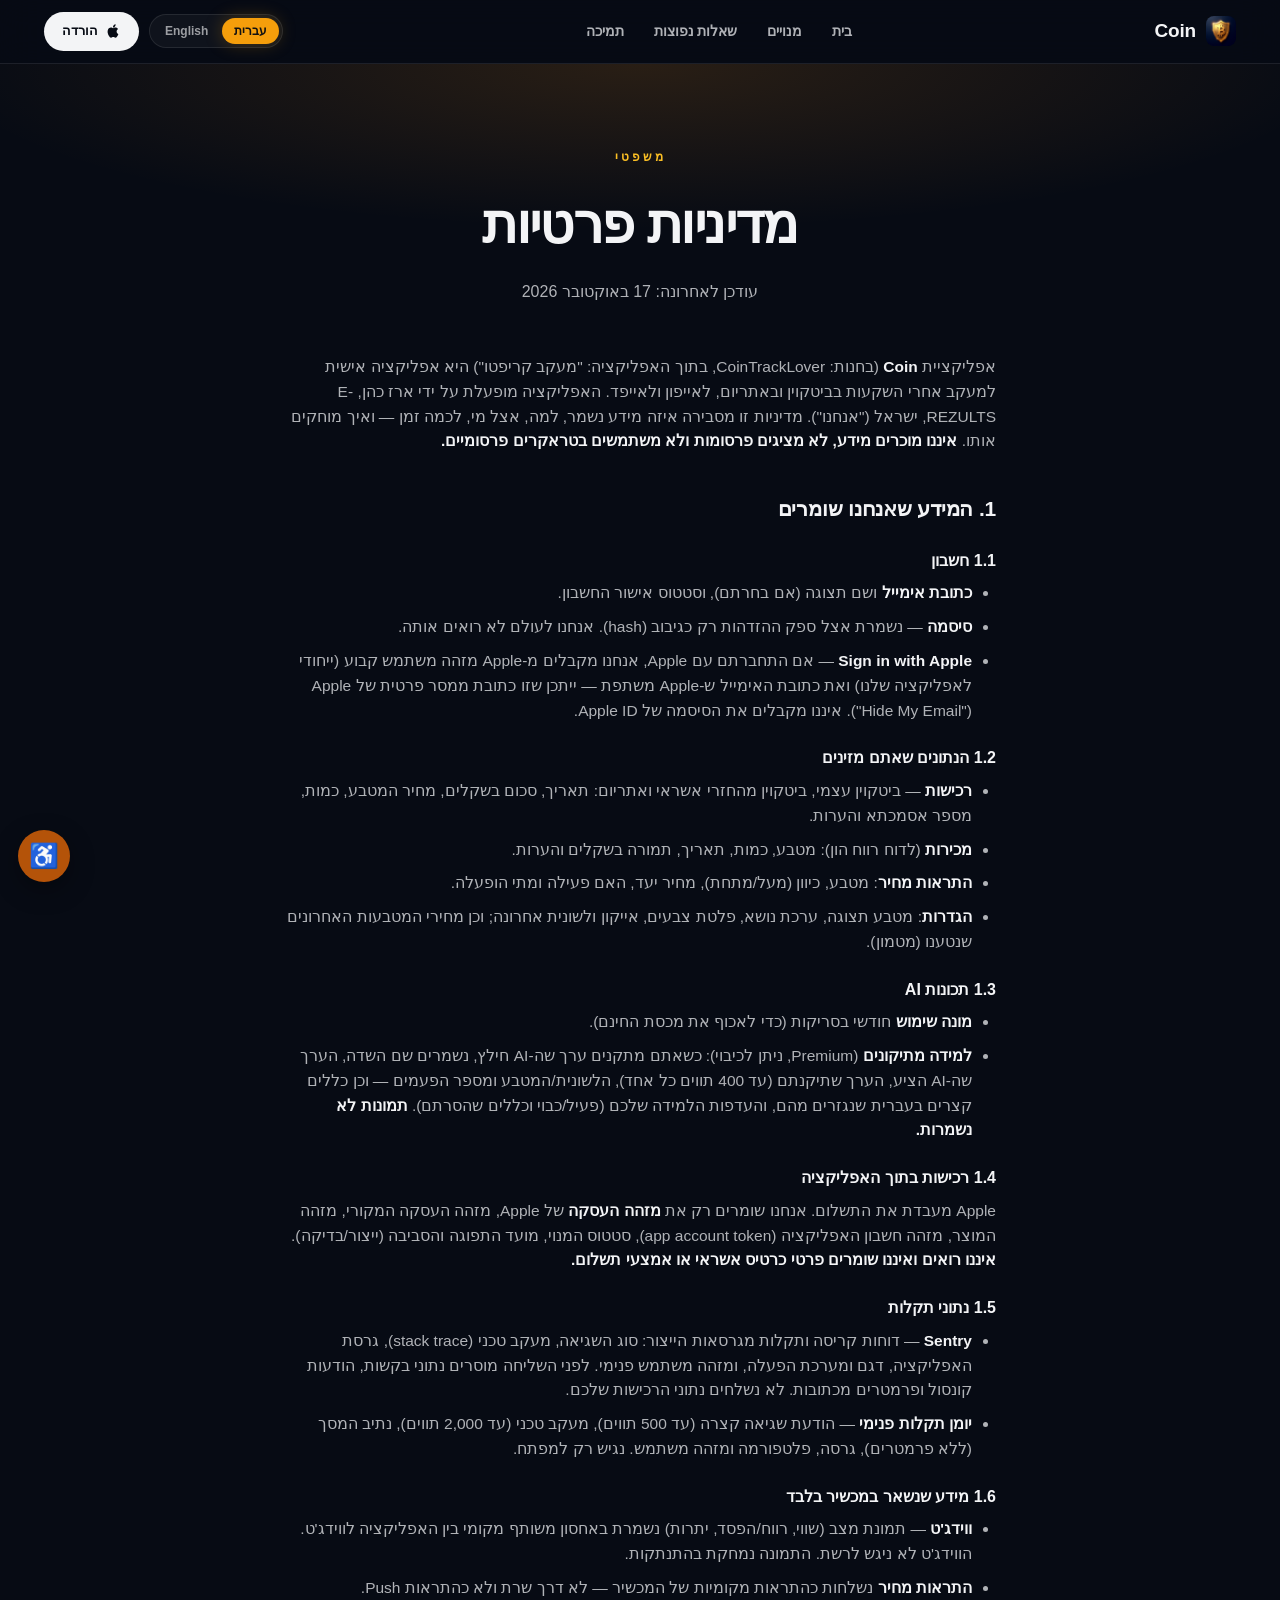
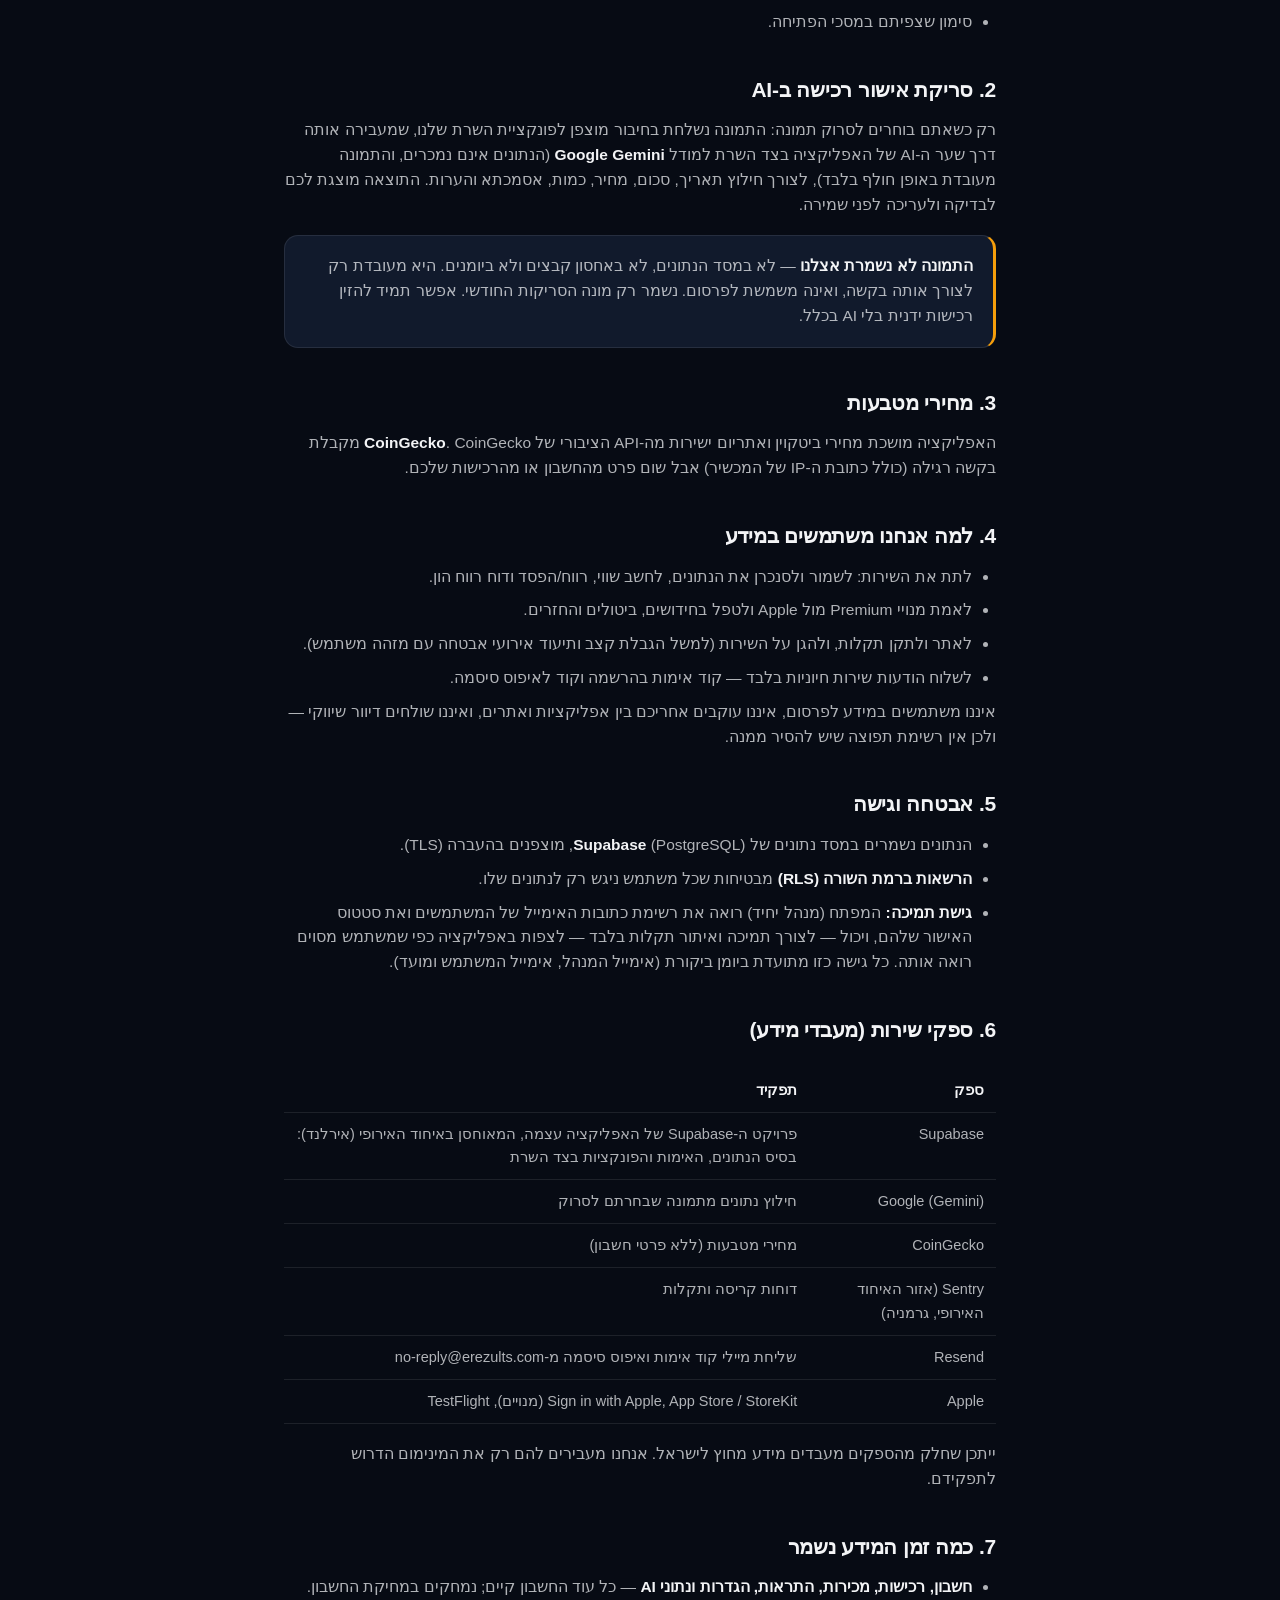
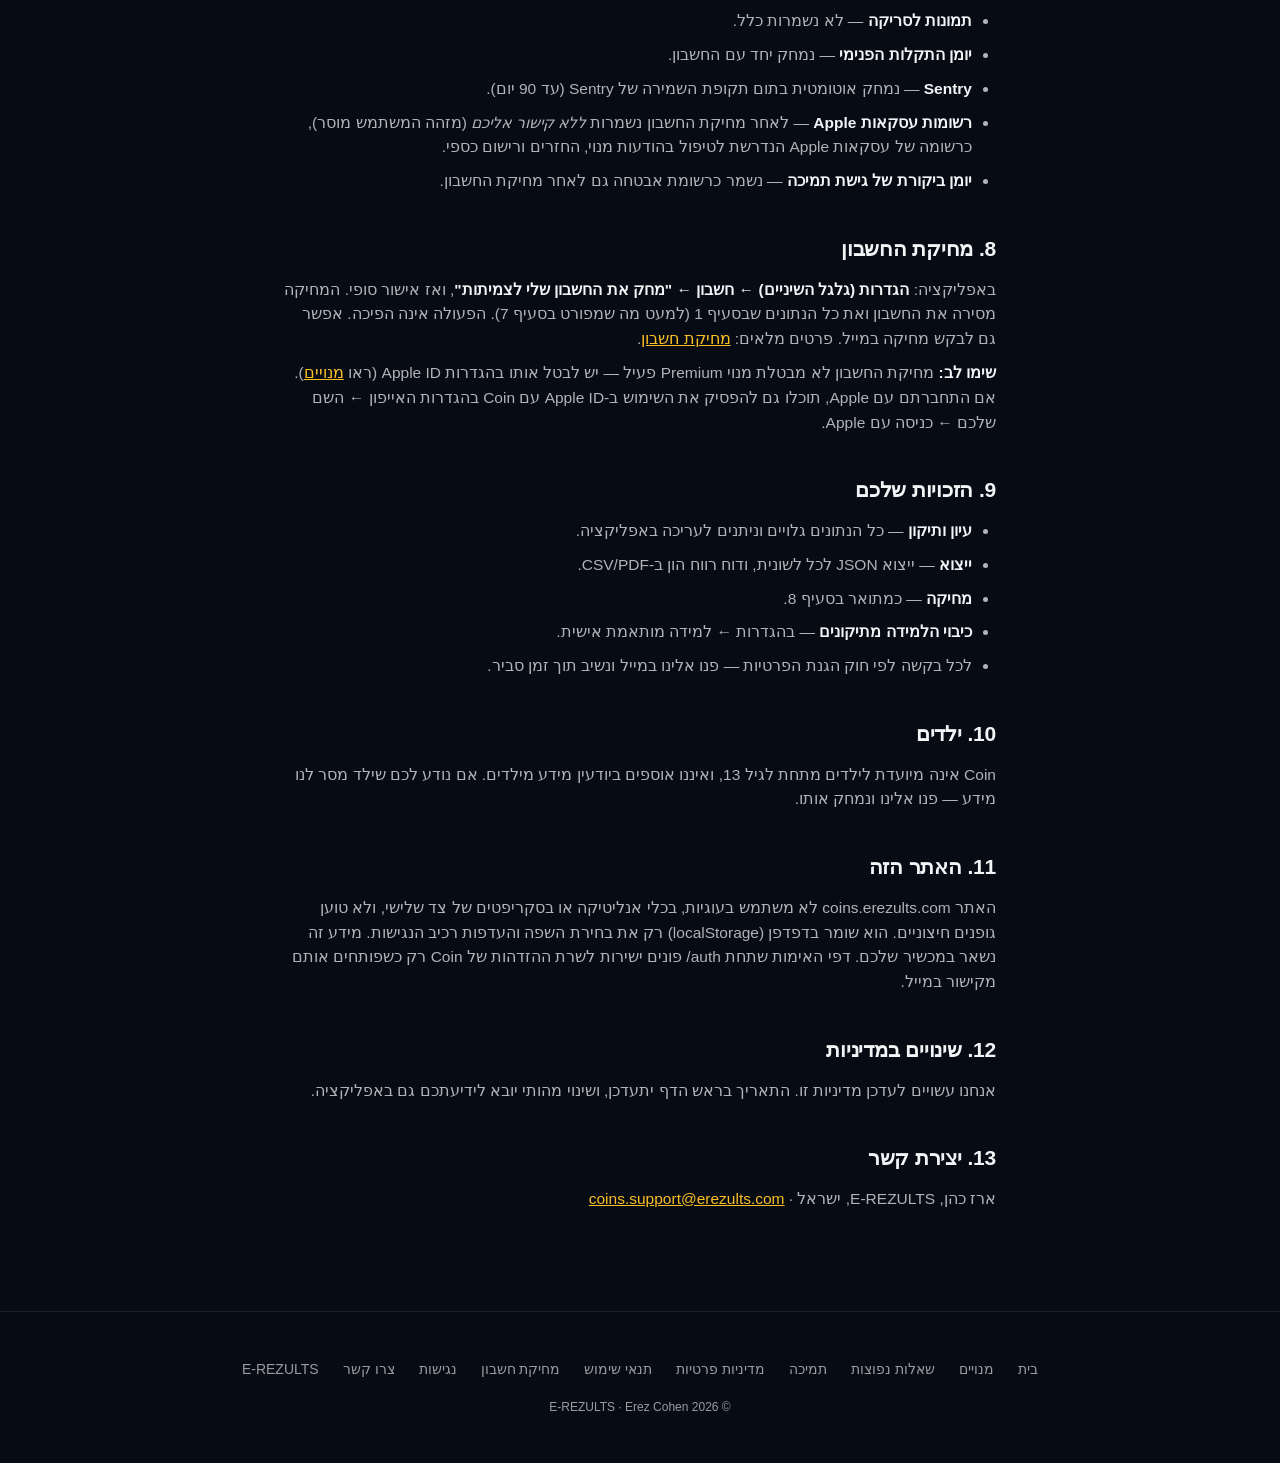
<file: privacy.html>
<!DOCTYPE html>
<html lang="he" dir="rtl" data-title-he="מדיניות פרטיות — Coin" data-title-en="Privacy Policy — Coin">
<head>
  <meta charset="UTF-8">
  <meta name="viewport" content="width=device-width, initial-scale=1.0">
  <title>מדיניות פרטיות — Coin</title>
  <meta name="description" content="Coin (CoinTrackLover) privacy policy: what we store, AI receipt scanning, service providers, retention and account deletion.">
  <meta name="apple-itunes-app" content="app-id=6759471186">
  <link rel="canonical" href="https://coins.erezults.com/privacy.html">
  <link rel="icon" type="image/png" href="/images/app-icon.png">
  <link rel="apple-touch-icon" href="/images/apple-touch-icon.png">
  <meta property="og:title" content="Privacy Policy — Coin">
  <meta property="og:description" content="Coin (CoinTrackLover) privacy policy: what we store, AI receipt scanning, service providers, retention and account deletion.">
  <meta property="og:image" content="https://coins.erezults.com/images/og-image.png">
  <meta property="og:url" content="https://coins.erezults.com/privacy.html">
  <link rel="stylesheet" href="/assets/site.css">
</head>
<body>

<header class="site-header">
  <a href="/" class="brand"><img src="/images/app-icon.png" alt="" width="30" height="30"><b>Coin</b></a>
  <nav class="site-nav" aria-label="ראשי">
    <a href="/" data-he="בית" data-en="Home">בית</a>
    <a href="/subscriptions.html" data-he="מנויים" data-en="Plans">מנויים</a>
    <a href="/faq.html" data-he="שאלות נפוצות" data-en="FAQ">שאלות נפוצות</a>
    <a href="/support.html" class="hide-sm" data-he="תמיכה" data-en="Support">תמיכה</a>
  </nav>
  <div class="header-right">
    <div class="header-lang" role="group" aria-label="Language / שפה">
      <button type="button" data-set-lang="he" aria-pressed="true" lang="he">עברית</button>
      <button type="button" data-set-lang="en" aria-pressed="false" lang="en">English</button>
    </div>
    <a class="header-dl" href="https://apps.apple.com/app/id6759471186">
      <svg viewBox="0 0 24 24" fill="currentColor" aria-hidden="true"><path d="M18.71 19.5c-.83 1.24-1.71 2.45-3.05 2.47-1.34.03-1.77-.79-3.29-.79-1.53 0-2 .77-3.27.82-1.31.05-2.3-1.32-3.14-2.53C4.25 17 2.94 12.45 4.7 9.39c.87-1.52 2.43-2.48 4.12-2.51 1.28-.02 2.5.87 3.29.87.78 0 2.26-1.07 3.8-.91.65.03 2.47.26 3.64 1.98-.09.06-2.17 1.28-2.15 3.81.03 3.02 2.65 4.03 2.68 4.04-.03.07-.42 1.44-1.38 2.83M13 3.5c.73-.83 1.94-1.46 2.94-1.5.13 1.17-.34 2.35-1.04 3.19-.69.85-1.83 1.51-2.95 1.42-.15-1.15.41-2.35 1.05-3.11z"/></svg>
      <span data-he="הורדה" data-en="Download">הורדה</span>
    </a>
  </div>
</header>

<div class="doc-hero">
  <div class="kicker" data-he="משפטי" data-en="Legal">משפטי</div>
  <h1 data-he="מדיניות פרטיות" data-en="Privacy Policy">מדיניות פרטיות</h1>
  <p data-he="עודכן לאחרונה: 17 באוקטובר 2026" data-en="Last updated: 17 October 2026">עודכן לאחרונה: 17 באוקטובר 2026</p>
</div>

<main class="prose" id="main-content">
<div data-lang-block="he">
<p>אפליקציית <strong>Coin</strong> (בחנות: CoinTrackLover, בתוך האפליקציה: "מעקב קריפטו") היא אפליקציה אישית למעקב אחרי השקעות בביטקוין ובאתריום, לאייפון ולאייפד. האפליקציה מופעלת על ידי ארז כהן, E-REZULTS, ישראל ("אנחנו"). מדיניות זו מסבירה איזה מידע נשמר, למה, אצל מי, לכמה זמן — ואיך מוחקים אותו. <strong>איננו מוכרים מידע, לא מציגים פרסומות ולא משתמשים בטראקרים פרסומיים.</strong></p>

<h2>1. המידע שאנחנו שומרים</h2>
<h3>1.1 חשבון</h3>
<ul>
  <li><strong>כתובת אימייל</strong> ושם תצוגה (אם בחרתם), וסטטוס אישור החשבון.</li>
  <li><strong>סיסמה</strong> — נשמרת אצל ספק ההזדהות רק כגיבוב (hash). אנחנו לעולם לא רואים אותה.</li>
  <li><strong>Sign in with Apple</strong> — אם התחברתם עם Apple, אנחנו מקבלים מ-Apple מזהה משתמש קבוע (ייחודי לאפליקציה שלנו) ואת כתובת האימייל ש-Apple משתפת — ייתכן שזו כתובת ממסר פרטית של Apple ("Hide My Email"). איננו מקבלים את הסיסמה של Apple ID.</li>
</ul>
<h3>1.2 הנתונים שאתם מזינים</h3>
<ul>
  <li><strong>רכישות</strong> — ביטקוין עצמי, ביטקוין מהחזרי אשראי ואתריום: תאריך, סכום בשקלים, מחיר המטבע, כמות, מספר אסמכתא והערות.</li>
  <li><strong>מכירות</strong> (לדוח רווח הון): מטבע, כמות, תאריך, תמורה בשקלים והערות.</li>
  <li><strong>התראות מחיר</strong>: מטבע, כיוון (מעל/מתחת), מחיר יעד, האם פעילה ומתי הופעלה.</li>
  <li><strong>הגדרות</strong>: מטבע תצוגה, ערכת נושא, פלטת צבעים, אייקון ולשונית אחרונה; וכן מחירי המטבעות האחרונים שנטענו (מטמון).</li>
</ul>
<h3>1.3 תכונות AI</h3>
<ul>
  <li><strong>מונה שימוש</strong> חודשי בסריקות (כדי לאכוף את מכסת החינם).</li>
  <li><strong>למידה מתיקונים</strong> (Premium, ניתן לכיבוי): כשאתם מתקנים ערך שה-AI חילץ, נשמרים שם השדה, הערך שה-AI הציע, הערך שתיקנתם (עד 400 תווים כל אחד), הלשונית/המטבע ומספר הפעמים — וכן כללים קצרים בעברית שנגזרים מהם, והעדפות הלמידה שלכם (פעיל/כבוי וכללים שהסרתם). <strong>תמונות לא נשמרות.</strong></li>
</ul>
<h3>1.4 רכישות בתוך האפליקציה</h3>
<p>Apple מעבדת את התשלום. אנחנו שומרים רק את <strong>מזהה העסקה</strong> של Apple, מזהה העסקה המקורי, מזהה המוצר, מזהה חשבון האפליקציה (app account token), סטטוס המנוי, מועד התפוגה והסביבה (ייצור/בדיקה). <strong>איננו רואים ואיננו שומרים פרטי כרטיס אשראי או אמצעי תשלום.</strong></p>
<h3>1.5 נתוני תקלות</h3>
<ul>
  <li><strong>Sentry</strong> — דוחות קריסה ותקלות מגרסאות הייצור: סוג השגיאה, מעקב טכני (stack trace), גרסת האפליקציה, דגם ומערכת הפעלה, ומזהה משתמש פנימי. לפני השליחה מוסרים נתוני בקשות, הודעות קונסול ופרמטרים מכתובות. לא נשלחים נתוני הרכישות שלכם.</li>
  <li><strong>יומן תקלות פנימי</strong> — הודעת שגיאה קצרה (עד 500 תווים), מעקב טכני (עד 2,000 תווים), נתיב המסך (ללא פרמטרים), גרסה, פלטפורמה ומזהה משתמש. נגיש רק למפתח.</li>
</ul>
<h3>1.6 מידע שנשאר במכשיר בלבד</h3>
<ul>
  <li><strong>ווידג'ט</strong> — תמונת מצב (שווי, רווח/הפסד, יתרות) נשמרת באחסון משותף מקומי בין האפליקציה לווידג'ט. הווידג'ט לא ניגש לרשת. התמונה נמחקת בהתנתקות.</li>
  <li><strong>התראות מחיר</strong> נשלחות כהתראות מקומיות של המכשיר — לא דרך שרת ולא כהתראות Push.</li>
  <li>סימון שצפיתם במסכי הפתיחה.</li>
</ul>

<h2>2. סריקת אישור רכישה ב-AI</h2>
<p>רק כשאתם בוחרים לסרוק תמונה: התמונה נשלחת בחיבור מוצפן לפונקציית השרת שלנו, שמעבירה אותה דרך שער ה-AI של האפליקציה בצד השרת למודל <strong>Google Gemini</strong> (הנתונים אינם נמכרים, והתמונה מעובדת באופן חולף בלבד), לצורך חילוץ תאריך, סכום, מחיר, כמות, אסמכתא והערות. התוצאה מוצגת לכם לבדיקה ולעריכה לפני שמירה.</p>
<div class="callout"><p><strong>התמונה לא נשמרת אצלנו</strong> — לא במסד הנתונים, לא באחסון קבצים ולא ביומנים. היא מעובדת רק לצורך אותה בקשה, ואינה משמשת לפרסום. נשמר רק מונה הסריקות החודשי. אפשר תמיד להזין רכישות ידנית בלי AI בכלל.</p></div>

<h2>3. מחירי מטבעות</h2>
<p>האפליקציה מושכת מחירי ביטקוין ואתריום ישירות מה-API הציבורי של <strong>CoinGecko</strong>. CoinGecko מקבלת בקשה רגילה (כולל כתובת ה-IP של המכשיר) אבל שום פרט מהחשבון או מהרכישות שלכם.</p>

<h2>4. למה אנחנו משתמשים במידע</h2>
<ul>
  <li>לתת את השירות: לשמור ולסנכרן את הנתונים, לחשב שווי, רווח/הפסד ודוח רווח הון.</li>
  <li>לאמת מנויי Premium מול Apple ולטפל בחידושים, ביטולים והחזרים.</li>
  <li>לאתר ולתקן תקלות, ולהגן על השירות (למשל הגבלת קצב ותיעוד אירועי אבטחה עם מזהה משתמש).</li>
  <li>לשלוח הודעות שירות חיוניות בלבד — קוד אימות בהרשמה וקוד לאיפוס סיסמה.</li>
</ul>
<p>איננו משתמשים במידע לפרסום, איננו עוקבים אחריכם בין אפליקציות ואתרים, ואיננו שולחים דיוור שיווקי — ולכן אין רשימת תפוצה שיש להסיר ממנה.</p>

<h2>5. אבטחה וגישה</h2>
<ul>
  <li>הנתונים נשמרים במסד נתונים של <strong>Supabase</strong> (PostgreSQL), מוצפנים בהעברה (TLS).</li>
  <li><strong>הרשאות ברמת השורה (RLS)</strong> מבטיחות שכל משתמש ניגש רק לנתונים שלו.</li>
  <li><strong>גישת תמיכה:</strong> המפתח (מנהל יחיד) רואה את רשימת כתובות האימייל של המשתמשים ואת סטטוס האישור שלהם, ויכול — לצורך תמיכה ואיתור תקלות בלבד — לצפות באפליקציה כפי שמשתמש מסוים רואה אותה. כל גישה כזו מתועדת ביומן ביקורת (אימייל המנהל, אימייל המשתמש ומועד).</li>
</ul>

<h2>6. ספקי שירות (מעבדי מידע)</h2>
<div class="table-wrap"><table>
  <thead><tr><th>ספק</th><th>תפקיד</th></tr></thead>
  <tbody>
    <tr><td>Supabase</td><td>פרויקט ה-Supabase של האפליקציה עצמה, המאוחסן באיחוד האירופי (אירלנד): בסיס הנתונים, האימות והפונקציות בצד השרת</td></tr>
    <tr><td>Google (Gemini)</td><td>חילוץ נתונים מתמונה שבחרתם לסרוק</td></tr>
    <tr><td>CoinGecko</td><td>מחירי מטבעות (ללא פרטי חשבון)</td></tr>
    <tr><td>Sentry (אזור האיחוד האירופי, גרמניה)</td><td>דוחות קריסה ותקלות</td></tr>
    <tr><td>Resend</td><td>שליחת מיילי קוד אימות ואיפוס סיסמה מ-no-reply@erezults.com</td></tr>
    <tr><td>Apple</td><td>Sign in with Apple, App Store / StoreKit (מנויים), TestFlight</td></tr>
  </tbody>
</table></div>
<p>ייתכן שחלק מהספקים מעבדים מידע מחוץ לישראל. אנחנו מעבירים להם רק את המינימום הדרוש לתפקידם.</p>

<h2>7. כמה זמן המידע נשמר</h2>
<ul>
  <li><strong>חשבון, רכישות, מכירות, התראות, הגדרות ונתוני AI</strong> — כל עוד החשבון קיים; נמחקים במחיקת החשבון.</li>
  <li><strong>תמונות לסריקה</strong> — לא נשמרות כלל.</li>
  <li><strong>יומן התקלות הפנימי</strong> — נמחק יחד עם החשבון.</li>
  <li><strong>Sentry</strong> — נמחק אוטומטית בתום תקופת השמירה של Sentry (עד 90 יום).</li>
  <li><strong>רשומות עסקאות Apple</strong> — לאחר מחיקת החשבון נשמרות <em>ללא קישור אליכם</em> (מזהה המשתמש מוסר), כרשומה של עסקאות Apple הנדרשת לטיפול בהודעות מנוי, החזרים ורישום כספי.</li>
  <li><strong>יומן ביקורת של גישת תמיכה</strong> — נשמר כרשומת אבטחה גם לאחר מחיקת החשבון.</li>
</ul>

<h2>8. מחיקת החשבון</h2>
<p>באפליקציה: <strong>הגדרות (גלגל השיניים) ← חשבון ← "מחק את החשבון שלי לצמיתות"</strong>, ואז אישור סופי. המחיקה מסירה את החשבון ואת כל הנתונים שבסעיף 1 (למעט מה שמפורט בסעיף 7). הפעולה אינה הפיכה. אפשר גם לבקש מחיקה במייל. פרטים מלאים: <a href="/delete-account.html">מחיקת חשבון</a>.</p>
<p><strong>שימו לב:</strong> מחיקת החשבון לא מבטלת מנוי Premium פעיל — יש לבטל אותו בהגדרות Apple ID (ראו <a href="/subscriptions.html">מנויים</a>). אם התחברתם עם Apple, תוכלו גם להפסיק את השימוש ב-Apple ID עם Coin בהגדרות האייפון ← השם שלכם ← כניסה עם Apple.</p>

<h2>9. הזכויות שלכם</h2>
<ul>
  <li><strong>עיון ותיקון</strong> — כל הנתונים גלויים וניתנים לעריכה באפליקציה.</li>
  <li><strong>ייצוא</strong> — ייצוא JSON לכל לשונית, ודוח רווח הון ב-CSV/PDF.</li>
  <li><strong>מחיקה</strong> — כמתואר בסעיף 8.</li>
  <li><strong>כיבוי הלמידה מתיקונים</strong> — בהגדרות ← למידה מותאמת אישית.</li>
  <li>לכל בקשה לפי חוק הגנת הפרטיות — פנו אלינו במייל ונשיב תוך זמן סביר.</li>
</ul>

<h2>10. ילדים</h2>
<p>Coin אינה מיועדת לילדים מתחת לגיל 13, ואיננו אוספים ביודעין מידע מילדים. אם נודע לכם שילד מסר לנו מידע — פנו אלינו ונמחק אותו.</p>

<h2>11. האתר הזה</h2>
<p>האתר coins.erezults.com לא משתמש בעוגיות, בכלי אנליטיקה או בסקריפטים של צד שלישי, ולא טוען גופנים חיצוניים. הוא שומר בדפדפן (localStorage) רק את בחירת השפה והעדפות רכיב הנגישות. מידע זה נשאר במכשיר שלכם. דפי האימות שתחת ‎/auth‎ פונים ישירות לשרת ההזדהות של Coin רק כשפותחים אותם מקישור במייל.</p>

<h2>12. שינויים במדיניות</h2>
<p>אנחנו עשויים לעדכן מדיניות זו. התאריך בראש הדף יתעדכן, ושינוי מהותי יובא לידיעתכם גם באפליקציה.</p>

<h2>13. יצירת קשר</h2>
<p>ארז כהן, E-REZULTS, ישראל · <a href="mailto:coins.support@erezults.com">coins.support@erezults.com</a></p>
</div>
<div data-lang-block="en" hidden>
<p><strong>Coin</strong> (App Store name: CoinTrackLover; in-app: "מעקב קריפטו") is a personal app for tracking Bitcoin and Ethereum investments on iPhone and iPad. It is operated by Erez Cohen, E-REZULTS, Israel ("we", "us"). This policy explains what we store, why, with whom, for how long — and how to delete it. <strong>We don't sell data, show ads, or use advertising trackers.</strong></p>

<h2>1. Information we store</h2>
<h3>1.1 Account</h3>
<ul>
  <li><strong>Email address</strong>, an optional display name, and your account approval status.</li>
  <li><strong>Password</strong> — kept by the authentication provider only as a hash. We never see it.</li>
  <li><strong>Sign in with Apple</strong> — if you sign in with Apple, we receive a stable user identifier from Apple (unique to our app) and the email address Apple shares, which may be a private relay address ("Hide My Email"). We never receive your Apple ID password.</li>
</ul>
<h3>1.2 Data you enter</h3>
<ul>
  <li><strong>Purchases</strong> — self-bought Bitcoin, Bitcoin from credit-card rebates, and Ethereum: date, amount in ₪, coin price, quantity, reference number and notes.</li>
  <li><strong>Sales</strong> (for the capital-gains report): coin, quantity, date, proceeds in ₪ and notes.</li>
  <li><strong>Price alerts</strong>: coin, direction (above/below), target price, whether active and when triggered.</li>
  <li><strong>Settings</strong>: display currency, theme, colour palette, icon and last tab; plus the last loaded coin prices (cache).</li>
</ul>
<h3>1.3 AI features</h3>
<ul>
  <li>A monthly <strong>usage counter</strong> for scans (to enforce the free allowance).</li>
  <li><strong>Learning from corrections</strong> (Premium, can be turned off): when you correct a value the AI extracted, we store the field name, the AI's value, your corrected value (up to 400 characters each), the tab/coin and a count — plus short rules derived from them and your learning preferences (on/off and rules you removed). <strong>No images are stored.</strong></li>
</ul>
<h3>1.4 In-app purchases</h3>
<p>Apple processes the payment. We store only Apple's <strong>transaction ID</strong>, original transaction ID, product ID, the app account token, subscription status, expiry date and environment (production/sandbox). <strong>We never see or store card or payment details.</strong></p>
<h3>1.5 Error data</h3>
<ul>
  <li><strong>Sentry</strong> — crash and error reports from production builds: error type, stack trace, app version, device model and OS, and an internal user ID. Request data, console messages and URL parameters are removed before sending. Your purchase data is not sent.</li>
  <li><strong>Internal error log</strong> — a short error message (≤500 characters), stack trace (≤2,000 characters), screen path (no parameters), version, platform and user ID. Readable only by the developer.</li>
</ul>
<h3>1.6 Data that stays on your device</h3>
<ul>
  <li><strong>Widget</strong> — a snapshot (value, profit/loss, holdings) is kept in local storage shared between the app and its widget. The widget makes no network calls. The snapshot is cleared when you sign out.</li>
  <li><strong>Price alerts</strong> are delivered as local device notifications — not through a server and not as push notifications.</li>
  <li>A flag that you've seen the intro screens.</li>
</ul>

<h2>2. AI receipt scanning</h2>
<p>Only when you choose to scan an image: the image is sent over an encrypted connection to our server function, which passes it through the app's own server-side AI gateway to a <strong>Google Gemini</strong> model to extract the date, amount, price, quantity, reference and notes (no data is sold, and the image is processed transiently). The result is shown to you to review and edit before saving.</p>
<div class="callout"><p><strong>We do not keep the image</strong> — not in the database, not in file storage and not in logs. It is processed only for that request and is never used for advertising. Only the monthly scan counter is stored. You can always enter purchases manually without AI.</p></div>

<h2>3. Coin prices</h2>
<p>The app fetches Bitcoin and Ethereum prices directly from <strong>CoinGecko</strong>'s public API. CoinGecko receives an ordinary request (including your device's IP address) but nothing from your account or purchases.</p>

<h2>4. How we use information</h2>
<ul>
  <li>To provide the service: store and sync your data, compute value, profit/loss and the capital-gains report.</li>
  <li>To verify Premium subscriptions with Apple and handle renewals, cancellations and refunds.</li>
  <li>To find and fix bugs and protect the service (e.g. rate limiting and logging security events with a user ID).</li>
  <li>To send essential service emails only — a sign-up verification code and a password-reset code.</li>
</ul>
<p>We don't use your data for advertising, don't track you across apps or websites, and send no marketing email — so there is no mailing list to unsubscribe from.</p>

<h2>5. Security and access</h2>
<ul>
  <li>Data is stored in a <strong>Supabase</strong> (PostgreSQL) database and encrypted in transit (TLS).</li>
  <li><strong>Row-Level Security (RLS)</strong> ensures each user can access only their own data.</li>
  <li><strong>Support access:</strong> the developer (a single administrator) can see the list of user email addresses and their approval status and can — for support and troubleshooting only — view the app as a specific user sees it. Every such access is recorded in an audit log (administrator email, user email and time).</li>
</ul>

<h2>6. Service providers (processors)</h2>
<div class="table-wrap"><table>
  <thead><tr><th>Provider</th><th>Role</th></tr></thead>
  <tbody>
    <tr><td>Supabase</td><td>The app's own Supabase project, hosted in the EU (Ireland): database, authentication and server-side functions</td></tr>
    <tr><td>Google (Gemini)</td><td>Extracting data from an image you chose to scan</td></tr>
    <tr><td>CoinGecko</td><td>Coin prices (no account data)</td></tr>
    <tr><td>Sentry (EU region, Germany)</td><td>Crash and error reports</td></tr>
    <tr><td>Resend</td><td>Sending verification-code and password-reset emails from no-reply@erezults.com</td></tr>
    <tr><td>Apple</td><td>Sign in with Apple, App Store / StoreKit (subscriptions), TestFlight</td></tr>
  </tbody>
</table></div>
<p>Some providers may process data outside Israel. We share with each only the minimum needed for its role.</p>

<h2>7. Retention</h2>
<ul>
  <li><strong>Account, purchases, sales, alerts, settings and AI data</strong> — for as long as your account exists; deleted when you delete your account.</li>
  <li><strong>Images for scanning</strong> — never retained.</li>
  <li><strong>Internal error log</strong> — deleted together with your account.</li>
  <li><strong>Sentry</strong> — deleted automatically at the end of Sentry's retention period (up to 90 days).</li>
  <li><strong>Apple transaction records</strong> — after account deletion they are kept <em>unlinked from you</em> (the user ID is removed), as a record of Apple transactions needed for subscription notifications, refunds and financial records.</li>
  <li><strong>Support-access audit log</strong> — kept as a security record, including after account deletion.</li>
</ul>

<h2>8. Deleting your account</h2>
<p>In the app: <strong>Settings (gear icon) → Account ("חשבון") → "Delete my account permanently" ("מחק את החשבון שלי לצמיתות")</strong>, then confirm. This removes your account and all data in section 1 (except as listed in section 7). It cannot be undone. You can also request deletion by email. Full details: <a href="/delete-account.html">Delete your account</a>.</p>
<p><strong>Note:</strong> deleting your account does not cancel an active Premium subscription — cancel it in your Apple ID settings (see <a href="/subscriptions.html">Plans</a>). If you signed in with Apple, you can also stop using your Apple ID with Coin in iPhone Settings → your name → Sign in with Apple.</p>

<h2>9. Your rights</h2>
<ul>
  <li><strong>Access and correction</strong> — all your data is visible and editable in the app.</li>
  <li><strong>Export</strong> — JSON export per tab, and the capital-gains report as CSV/PDF.</li>
  <li><strong>Deletion</strong> — as described in section 8.</li>
  <li><strong>Turn off learning from corrections</strong> — Settings → Personalised learning ("למידה מותאמת אישית").</li>
  <li>For any request under the Israeli Privacy Protection Law (or other applicable law), email us and we'll respond within a reasonable time.</li>
</ul>

<h2>10. Children</h2>
<p>Coin is not directed to children under 13, and we don't knowingly collect data from children. If you learn that a child has given us data, contact us and we'll delete it.</p>

<h2>11. This website</h2>
<p>coins.erezults.com uses no cookies, analytics or third-party scripts, and loads no external fonts. It stores only your language choice and accessibility-widget preferences in your browser (localStorage); this stays on your device. The pages under /auth contact Coin's authentication server directly, only when opened from an email link.</p>

<h2>12. Changes</h2>
<p>We may update this policy. The date at the top will change, and material changes will also be announced in the app.</p>

<h2>13. Contact</h2>
<p>Erez Cohen, E-REZULTS, Israel · <a href="mailto:coins.support@erezults.com">coins.support@erezults.com</a></p>
</div>
</main>

<footer>
  <nav class="footer-links" aria-label="קישורים">
    <a href="/" data-he="בית" data-en="Home">בית</a>
    <a href="/subscriptions.html" data-he="מנויים" data-en="Plans">מנויים</a>
    <a href="/faq.html" data-he="שאלות נפוצות" data-en="FAQ">שאלות נפוצות</a>
    <a href="/support.html" data-he="תמיכה" data-en="Support">תמיכה</a>
    <a href="/privacy.html" data-he="מדיניות פרטיות" data-en="Privacy">מדיניות פרטיות</a>
    <a href="/terms.html" data-he="תנאי שימוש" data-en="Terms">תנאי שימוש</a>
    <a href="/delete-account.html" data-he="מחיקת חשבון" data-en="Delete account">מחיקת חשבון</a>
    <a href="/accessibility.html" data-he="נגישות" data-en="Accessibility">נגישות</a>
    <a href="mailto:coins.support@erezults.com" data-he="צרו קשר" data-en="Contact">צרו קשר</a>
    <a href="https://erezults.com">E-REZULTS</a>
  </nav>
  <div class="footer-copy">&copy; 2026 E-REZULTS · Erez Cohen</div>
</footer>

<script src="/assets/site.js"></script>
<script src="/a11y.js" defer></script>
</body>
</html>
</file>
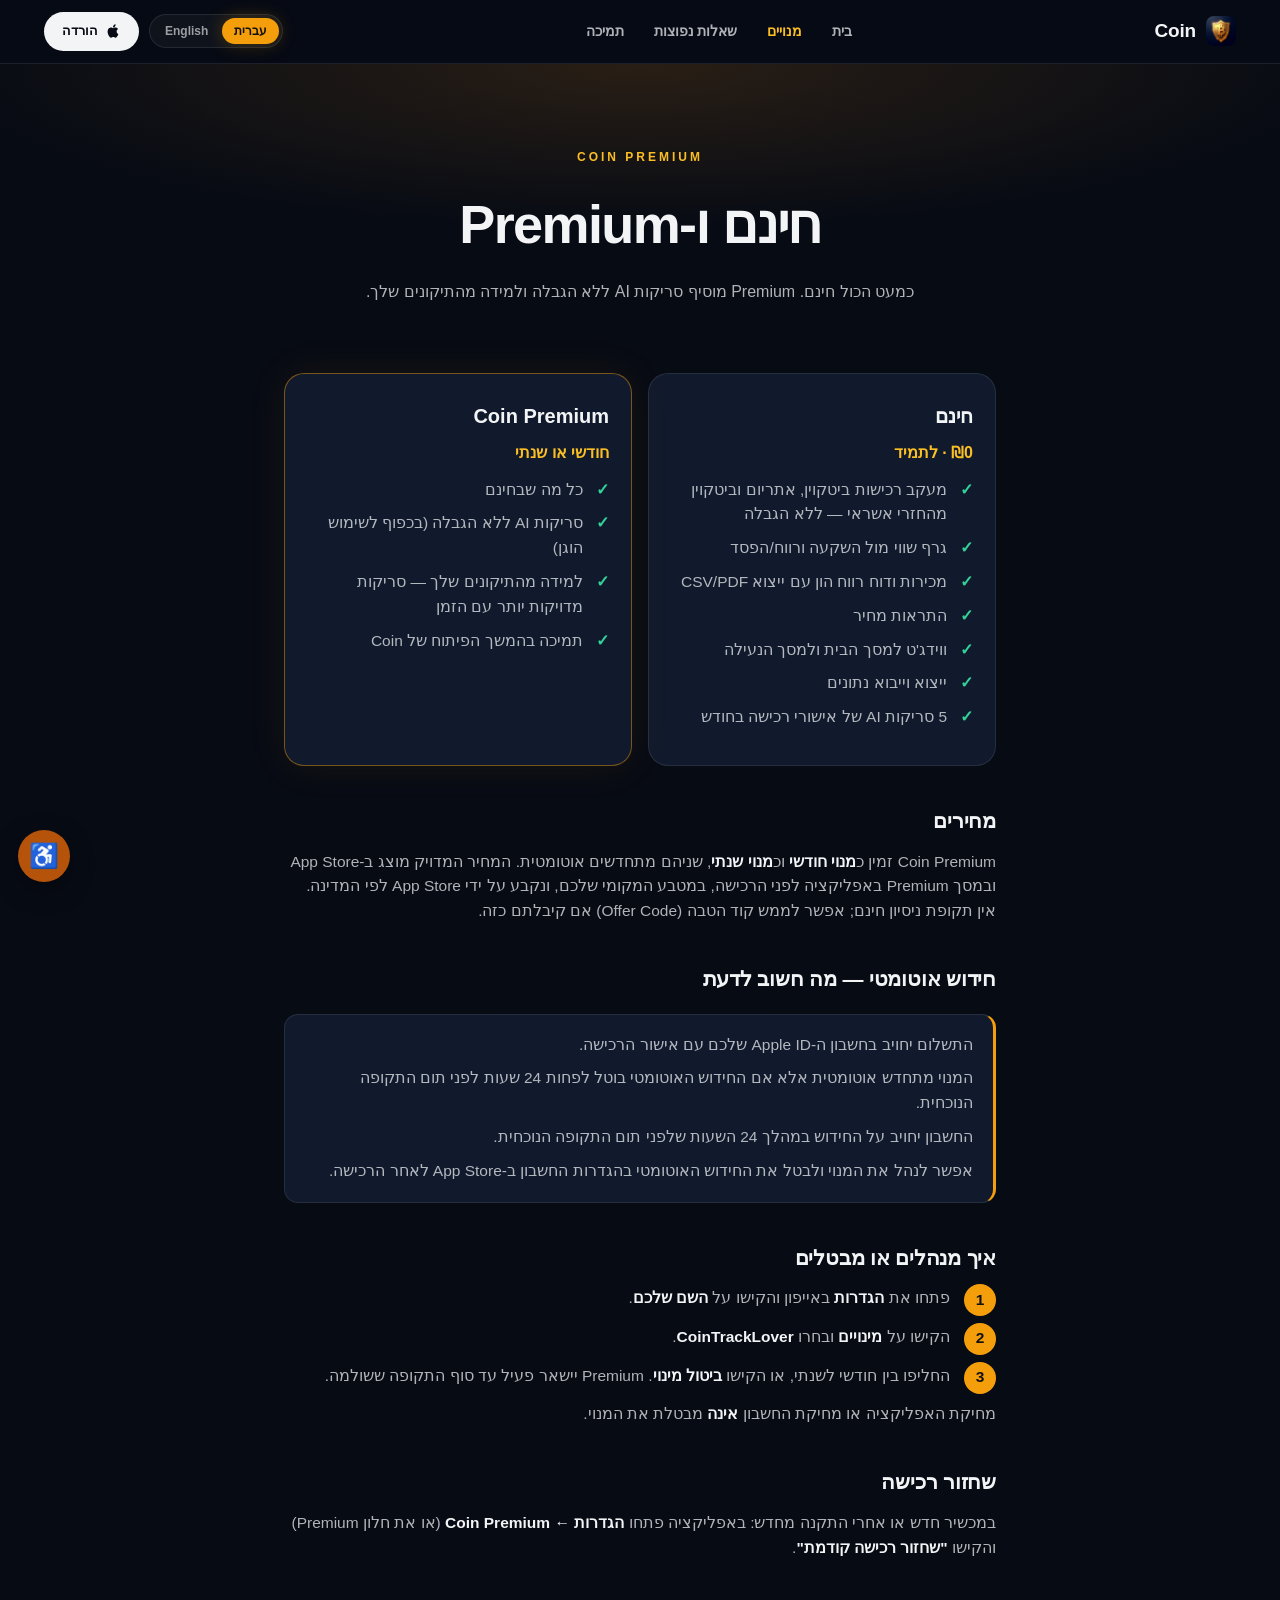
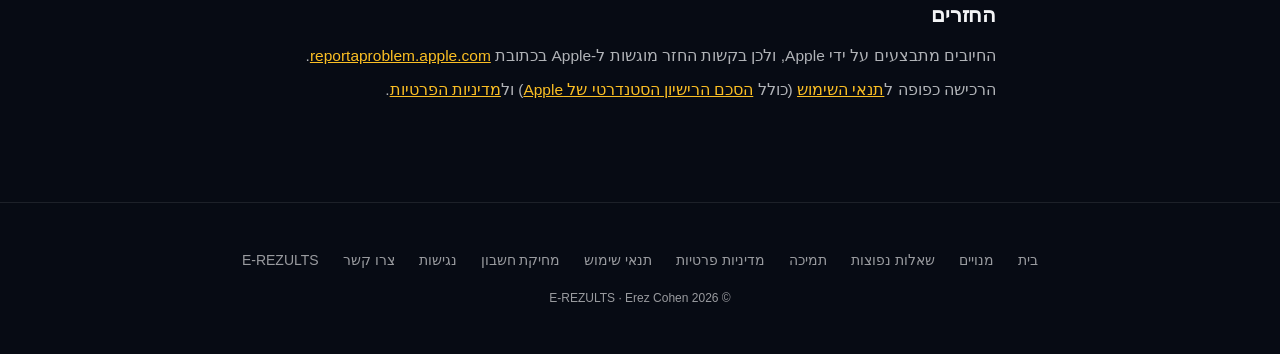
<file: subscriptions.html>
<!DOCTYPE html>
<html lang="he" dir="rtl" data-title-he="חינם ו-Premium — Coin" data-title-en="Free &amp; Premium — Coin">
<head>
  <meta charset="UTF-8">
  <meta name="viewport" content="width=device-width, initial-scale=1.0">
  <title>חינם ו-Premium — Coin</title>
  <meta name="description" content="Coin Premium: monthly and yearly auto-renewing subscriptions via the App Store. What&#x27;s free, what&#x27;s Premium, and how to manage or cancel.">
  <meta name="apple-itunes-app" content="app-id=6759471186">
  <link rel="canonical" href="https://coins.erezults.com/subscriptions.html">
  <link rel="icon" type="image/png" href="/images/app-icon.png">
  <link rel="apple-touch-icon" href="/images/apple-touch-icon.png">
  <meta property="og:title" content="Free &amp; Premium — Coin">
  <meta property="og:description" content="Coin Premium: monthly and yearly auto-renewing subscriptions via the App Store. What&#x27;s free, what&#x27;s Premium, and how to manage or cancel.">
  <meta property="og:image" content="https://coins.erezults.com/images/og-image.png">
  <meta property="og:url" content="https://coins.erezults.com/subscriptions.html">
  <link rel="stylesheet" href="/assets/site.css">
</head>
<body>

<header class="site-header">
  <a href="/" class="brand"><img src="/images/app-icon.png" alt="" width="30" height="30"><b>Coin</b></a>
  <nav class="site-nav" aria-label="ראשי">
    <a href="/" data-he="בית" data-en="Home">בית</a>
    <a href="/subscriptions.html" aria-current="page" data-he="מנויים" data-en="Plans">מנויים</a>
    <a href="/faq.html" data-he="שאלות נפוצות" data-en="FAQ">שאלות נפוצות</a>
    <a href="/support.html" class="hide-sm" data-he="תמיכה" data-en="Support">תמיכה</a>
  </nav>
  <div class="header-right">
    <div class="header-lang" role="group" aria-label="Language / שפה">
      <button type="button" data-set-lang="he" aria-pressed="true" lang="he">עברית</button>
      <button type="button" data-set-lang="en" aria-pressed="false" lang="en">English</button>
    </div>
    <a class="header-dl" href="https://apps.apple.com/app/id6759471186">
      <svg viewBox="0 0 24 24" fill="currentColor" aria-hidden="true"><path d="M18.71 19.5c-.83 1.24-1.71 2.45-3.05 2.47-1.34.03-1.77-.79-3.29-.79-1.53 0-2 .77-3.27.82-1.31.05-2.3-1.32-3.14-2.53C4.25 17 2.94 12.45 4.7 9.39c.87-1.52 2.43-2.48 4.12-2.51 1.28-.02 2.5.87 3.29.87.78 0 2.26-1.07 3.8-.91.65.03 2.47.26 3.64 1.98-.09.06-2.17 1.28-2.15 3.81.03 3.02 2.65 4.03 2.68 4.04-.03.07-.42 1.44-1.38 2.83M13 3.5c.73-.83 1.94-1.46 2.94-1.5.13 1.17-.34 2.35-1.04 3.19-.69.85-1.83 1.51-2.95 1.42-.15-1.15.41-2.35 1.05-3.11z"/></svg>
      <span data-he="הורדה" data-en="Download">הורדה</span>
    </a>
  </div>
</header>

<div class="doc-hero">
  <div class="kicker" data-he="Coin Premium" data-en="Coin Premium">Coin Premium</div>
  <h1 data-he="חינם ו-Premium" data-en="Free &amp; Premium">חינם ו-Premium</h1>
  <p data-he="כמעט הכול חינם. Premium מוסיף סריקות AI ללא הגבלה ולמידה מהתיקונים שלך." data-en="Almost everything is free. Premium adds unlimited AI scans and learning from your corrections.">כמעט הכול חינם. Premium מוסיף סריקות AI ללא הגבלה ולמידה מהתיקונים שלך.</p>
</div>

<main class="prose" id="main-content">
<div data-lang-block="he">
<div class="plans">
  <div class="plan">
    <h3>חינם</h3>
    <div class="price">₪0 · לתמיד</div>
    <ul>
      <li>מעקב רכישות ביטקוין, אתריום וביטקוין מהחזרי אשראי — ללא הגבלה</li>
      <li>גרף שווי מול השקעה ורווח/הפסד</li>
      <li>מכירות ודוח רווח הון עם ייצוא CSV/PDF</li>
      <li>התראות מחיר</li>
      <li>ווידג'ט למסך הבית ולמסך הנעילה</li>
      <li>ייצוא וייבוא נתונים</li>
      <li>5 סריקות AI של אישורי רכישה בחודש</li>
    </ul>
  </div>
  <div class="plan premium">
    <h3>Coin Premium</h3>
    <div class="price">חודשי או שנתי</div>
    <ul>
      <li>כל מה שבחינם</li>
      <li>סריקות AI ללא הגבלה (בכפוף לשימוש הוגן)</li>
      <li>למידה מהתיקונים שלך — סריקות מדויקות יותר עם הזמן</li>
      <li>תמיכה בהמשך הפיתוח של Coin</li>
    </ul>
  </div>
</div>

<h2>מחירים</h2>
<p>Coin Premium זמין כ<strong>מנוי חודשי</strong> וכ<strong>מנוי שנתי</strong>, שניהם מתחדשים אוטומטית. המחיר המדויק מוצג ב-App Store ובמסך Premium באפליקציה לפני הרכישה, במטבע המקומי שלכם, ונקבע על ידי App Store לפי המדינה. אין תקופת ניסיון חינם; אפשר לממש קוד הטבה (Offer Code) אם קיבלתם כזה.</p>

<h2>חידוש אוטומטי — מה חשוב לדעת</h2>
<div class="callout">
  <p>התשלום יחויב בחשבון ה-Apple ID שלכם עם אישור הרכישה.</p>
  <p>המנוי מתחדש אוטומטית אלא אם החידוש האוטומטי בוטל לפחות 24 שעות לפני תום התקופה הנוכחית.</p>
  <p>החשבון יחויב על החידוש במהלך 24 השעות שלפני תום התקופה הנוכחית.</p>
  <p>אפשר לנהל את המנוי ולבטל את החידוש האוטומטי בהגדרות החשבון ב-App Store לאחר הרכישה.</p>
</div>

<h2>איך מנהלים או מבטלים</h2>
<ol class="steps">
  <li>פתחו את <strong>הגדרות</strong> באייפון והקישו על <strong>השם שלכם</strong>.</li>
  <li>הקישו על <strong>מינויים</strong> ובחרו <strong>CoinTrackLover</strong>.</li>
  <li>החליפו בין חודשי לשנתי, או הקישו <strong>ביטול מינוי</strong>. Premium יישאר פעיל עד סוף התקופה ששולמה.</li>
</ol>
<p>מחיקת האפליקציה או מחיקת החשבון <strong>אינה</strong> מבטלת את המנוי.</p>

<h2>שחזור רכישה</h2>
<p>במכשיר חדש או אחרי התקנה מחדש: באפליקציה פתחו <strong>הגדרות ← Coin Premium</strong> (או את חלון Premium) והקישו <strong>"שחזור רכישה קודמת"</strong>.</p>

<h2>החזרים</h2>
<p>החיובים מתבצעים על ידי Apple, ולכן בקשות החזר מוגשות ל-Apple בכתובת <a href="https://reportaproblem.apple.com">reportaproblem.apple.com</a>.</p>

<p>הרכישה כפופה ל<a href="/terms.html">תנאי השימוש</a> (כולל <a href="https://www.apple.com/legal/internet-services/itunes/dev/stdeula/">הסכם הרישיון הסטנדרטי של Apple</a>) ול<a href="/privacy.html">מדיניות הפרטיות</a>.</p>
</div>
<div data-lang-block="en" hidden>
<div class="plans">
  <div class="plan">
    <h3>Free</h3>
    <div class="price">Free · forever</div>
    <ul>
      <li>Unlimited tracking of Bitcoin, Ethereum and credit-card BTC rebates</li>
      <li>Value-vs-invested chart and profit/loss</li>
      <li>Sales and capital-gains report with CSV/PDF export</li>
      <li>Price alerts</li>
      <li>Home Screen and Lock Screen widget</li>
      <li>Data export and import</li>
      <li>5 AI receipt scans a month</li>
    </ul>
  </div>
  <div class="plan premium">
    <h3>Coin Premium</h3>
    <div class="price">Monthly or yearly</div>
    <ul>
      <li>Everything in Free</li>
      <li>Unlimited AI scans (subject to fair use)</li>
      <li>Learning from your corrections — more accurate scans over time</li>
      <li>Support Coin's continued development</li>
    </ul>
  </div>
</div>

<h2>Pricing</h2>
<p>Coin Premium is available as a <strong>monthly</strong> and a <strong>yearly</strong> subscription, both auto-renewing. The exact price is shown in the App Store and on the Premium screen in the app before purchase, in your local currency, as set by the App Store for your country. There is no free trial; you can redeem an Offer Code if you received one.</p>

<h2>Auto-renewal — what to know</h2>
<div class="callout">
  <p>Payment will be charged to your Apple ID account at confirmation of purchase.</p>
  <p>The subscription automatically renews unless auto-renew is turned off at least 24 hours before the end of the current period.</p>
  <p>Your account will be charged for renewal within 24 hours prior to the end of the current period.</p>
  <p>You can manage your subscription and turn off auto-renewal in your App Store account settings after purchase.</p>
</div>

<h2>How to manage or cancel</h2>
<ol class="steps">
  <li>Open iPhone <strong>Settings</strong> and tap <strong>your name</strong>.</li>
  <li>Tap <strong>Subscriptions</strong> and choose <strong>CoinTrackLover</strong>.</li>
  <li>Switch between monthly and yearly, or tap <strong>Cancel Subscription</strong>. Premium stays active until the end of the paid period.</li>
</ol>
<p>Deleting the app or your account does <strong>not</strong> cancel the subscription.</p>

<h2>Restore a purchase</h2>
<p>On a new device or after reinstalling: in the app open <strong>Settings → Coin Premium</strong> (or the Premium screen) and tap <strong>"Restore previous purchase"</strong> ("שחזור רכישה קודמת").</p>

<h2>Refunds</h2>
<p>Charges are made by Apple, so refund requests go to Apple at <a href="https://reportaproblem.apple.com">reportaproblem.apple.com</a>.</p>

<p>Purchases are subject to the <a href="/terms.html">Terms of Use</a> (including <a href="https://www.apple.com/legal/internet-services/itunes/dev/stdeula/">Apple's Standard EULA</a>) and the <a href="/privacy.html">Privacy Policy</a>.</p>
</div>
</main>

<footer>
  <nav class="footer-links" aria-label="קישורים">
    <a href="/" data-he="בית" data-en="Home">בית</a>
    <a href="/subscriptions.html" data-he="מנויים" data-en="Plans">מנויים</a>
    <a href="/faq.html" data-he="שאלות נפוצות" data-en="FAQ">שאלות נפוצות</a>
    <a href="/support.html" data-he="תמיכה" data-en="Support">תמיכה</a>
    <a href="/privacy.html" data-he="מדיניות פרטיות" data-en="Privacy">מדיניות פרטיות</a>
    <a href="/terms.html" data-he="תנאי שימוש" data-en="Terms">תנאי שימוש</a>
    <a href="/delete-account.html" data-he="מחיקת חשבון" data-en="Delete account">מחיקת חשבון</a>
    <a href="/accessibility.html" data-he="נגישות" data-en="Accessibility">נגישות</a>
    <a href="mailto:coins.support@erezults.com" data-he="צרו קשר" data-en="Contact">צרו קשר</a>
    <a href="https://erezults.com">E-REZULTS</a>
  </nav>
  <div class="footer-copy">&copy; 2026 E-REZULTS · Erez Cohen</div>
</footer>

<script src="/assets/site.js"></script>
<script src="/a11y.js" defer></script>
</body>
</html>
</file>
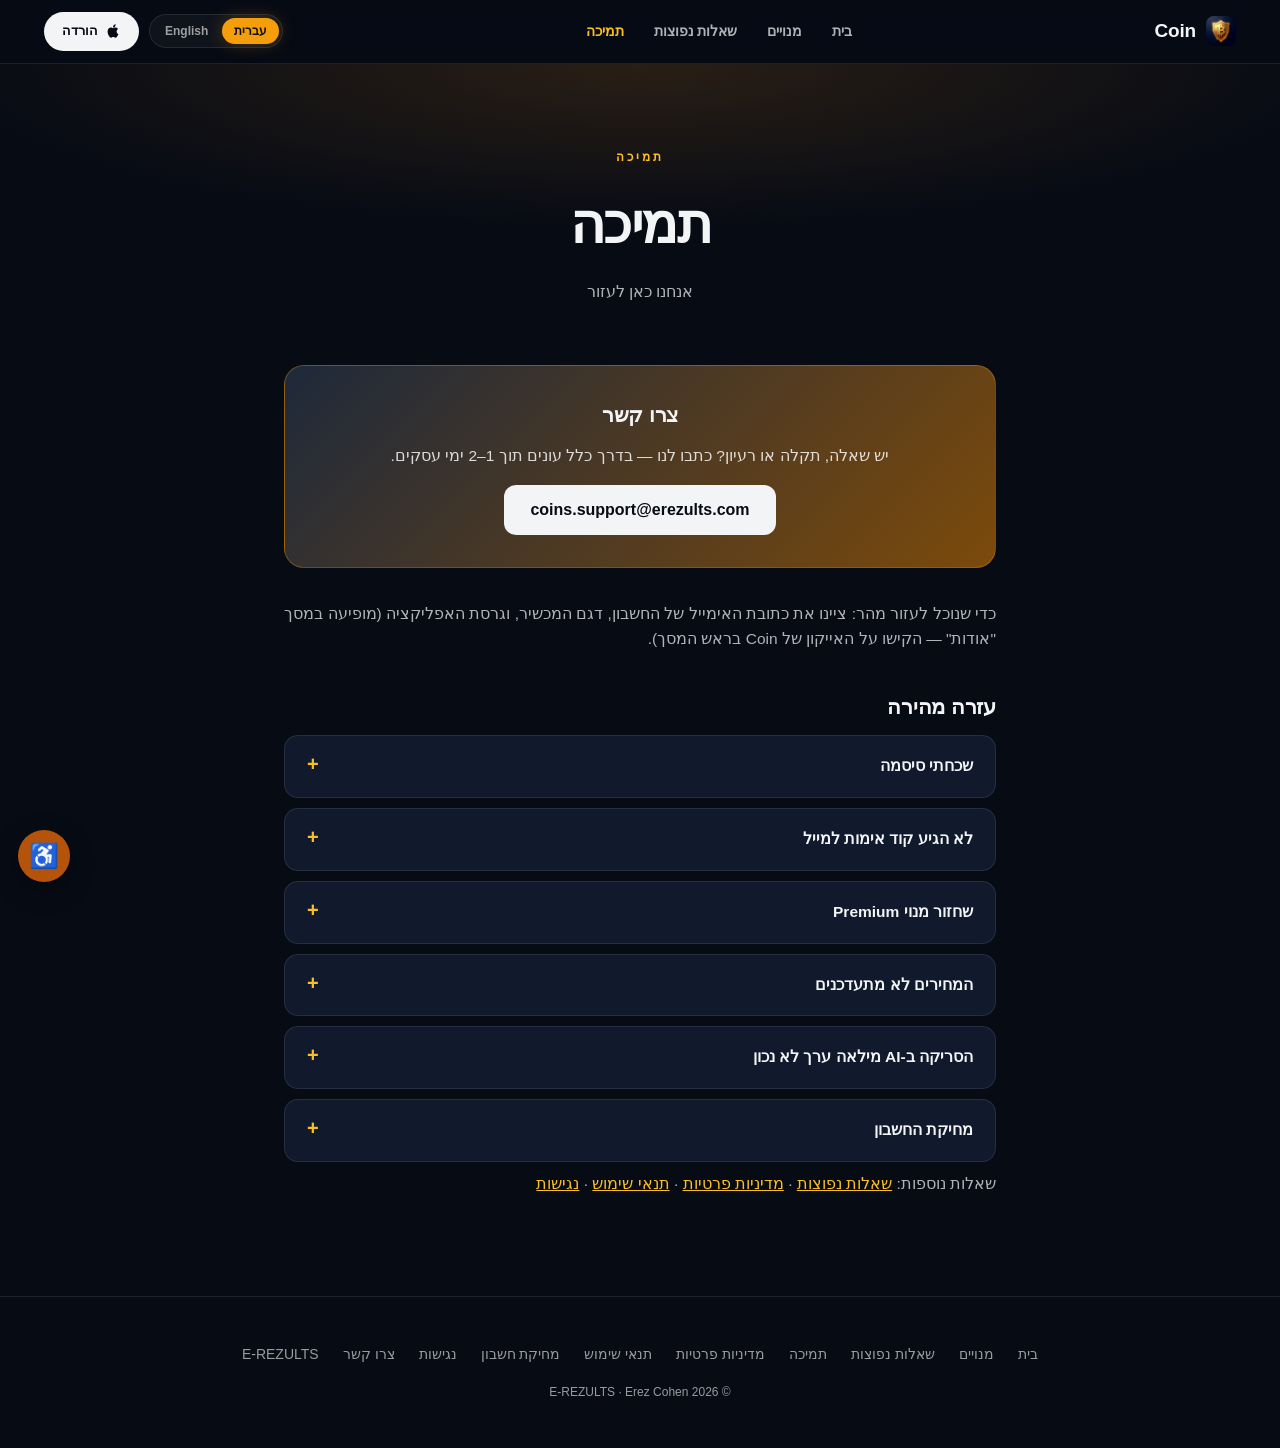
<file: support.html>
<!DOCTYPE html>
<html lang="he" dir="rtl" data-title-he="תמיכה — Coin" data-title-en="Support — Coin">
<head>
  <meta charset="UTF-8">
  <meta name="viewport" content="width=device-width, initial-scale=1.0">
  <title>תמיכה — Coin</title>
  <meta name="description" content="Coin (CoinTrackLover) support: contact us, manage your subscription, reset your password, delete your account.">
  <meta name="apple-itunes-app" content="app-id=6759471186">
  <link rel="canonical" href="https://coins.erezults.com/support.html">
  <link rel="icon" type="image/png" href="/images/app-icon.png">
  <link rel="apple-touch-icon" href="/images/apple-touch-icon.png">
  <meta property="og:title" content="Support — Coin">
  <meta property="og:description" content="Coin (CoinTrackLover) support: contact us, manage your subscription, reset your password, delete your account.">
  <meta property="og:image" content="https://coins.erezults.com/images/og-image.png">
  <meta property="og:url" content="https://coins.erezults.com/support.html">
  <link rel="stylesheet" href="/assets/site.css">
</head>
<body>

<header class="site-header">
  <a href="/" class="brand"><img src="/images/app-icon.png" alt="" width="30" height="30"><b>Coin</b></a>
  <nav class="site-nav" aria-label="ראשי">
    <a href="/" data-he="בית" data-en="Home">בית</a>
    <a href="/subscriptions.html" data-he="מנויים" data-en="Plans">מנויים</a>
    <a href="/faq.html" data-he="שאלות נפוצות" data-en="FAQ">שאלות נפוצות</a>
    <a href="/support.html" class="hide-sm" aria-current="page" data-he="תמיכה" data-en="Support">תמיכה</a>
  </nav>
  <div class="header-right">
    <div class="header-lang" role="group" aria-label="Language / שפה">
      <button type="button" data-set-lang="he" aria-pressed="true" lang="he">עברית</button>
      <button type="button" data-set-lang="en" aria-pressed="false" lang="en">English</button>
    </div>
    <a class="header-dl" href="https://apps.apple.com/app/id6759471186">
      <svg viewBox="0 0 24 24" fill="currentColor" aria-hidden="true"><path d="M18.71 19.5c-.83 1.24-1.71 2.45-3.05 2.47-1.34.03-1.77-.79-3.29-.79-1.53 0-2 .77-3.27.82-1.31.05-2.3-1.32-3.14-2.53C4.25 17 2.94 12.45 4.7 9.39c.87-1.52 2.43-2.48 4.12-2.51 1.28-.02 2.5.87 3.29.87.78 0 2.26-1.07 3.8-.91.65.03 2.47.26 3.64 1.98-.09.06-2.17 1.28-2.15 3.81.03 3.02 2.65 4.03 2.68 4.04-.03.07-.42 1.44-1.38 2.83M13 3.5c.73-.83 1.94-1.46 2.94-1.5.13 1.17-.34 2.35-1.04 3.19-.69.85-1.83 1.51-2.95 1.42-.15-1.15.41-2.35 1.05-3.11z"/></svg>
      <span data-he="הורדה" data-en="Download">הורדה</span>
    </a>
  </div>
</header>

<div class="doc-hero">
  <div class="kicker" data-he="תמיכה" data-en="Support">תמיכה</div>
  <h1 data-he="תמיכה" data-en="Support">תמיכה</h1>
  <p data-he="אנחנו כאן לעזור" data-en="We&#x27;re here to help">אנחנו כאן לעזור</p>
</div>

<main class="prose" id="main-content">
<div data-lang-block="he">
<div class="contact-card">
  <h2>צרו קשר</h2>
  <p>יש שאלה, תקלה או רעיון? כתבו לנו — בדרך כלל עונים תוך 1–2 ימי עסקים.</p>
  <a class="mail" href="mailto:coins.support@erezults.com">coins.support@erezults.com</a>
</div>

<p>כדי שנוכל לעזור מהר: ציינו את כתובת האימייל של החשבון, דגם המכשיר, וגרסת האפליקציה (מופיעה במסך "אודות" — הקישו על האייקון של Coin בראש המסך).</p>

<h2>עזרה מהירה</h2>
<div class="faq-item"><details><summary>שכחתי סיסמה</summary><div class="ans"><p>במסך הכניסה הקישו <strong>"שכחת סיסמה?"</strong>, הזינו את האימייל, ונשלח אליכם קוד בן 6 ספרות. הזינו אותו באפליקציה ובחרו סיסמה חדשה. אם נרשמתם עם Apple — פשוט היכנסו שוב עם Apple.</p></div></details></div>
<div class="faq-item"><details><summary>לא הגיע קוד אימות למייל</summary><div class="ans"><p>הקוד נשלח מ-no-reply@erezults.com. בדקו בתיקיית הספאם/קידומי מכירות, וודאו שהאימייל נכתב נכון. עדיין לא הגיע? כתבו לנו.</p></div></details></div>
<div class="faq-item"><details><summary>שחזור מנוי Premium</summary><div class="ans"><p>הגדרות ← Coin Premium ← <strong>"שחזור רכישה קודמת"</strong>. ניהול וביטול מנוי — בהגדרות האייפון ← השם שלכם ← מינויים. <a href="/subscriptions.html">עוד על מנויים</a>.</p></div></details></div>
<div class="faq-item"><details><summary>המחירים לא מתעדכנים</summary><div class="ans"><p>Coin מרעננת מחירים מ-CoinGecko כל דקה כשהאפליקציה פתוחה, ויש גם כפתור רענון בראש המסך. בדקו חיבור לאינטרנט; אם CoinGecko לא זמינה זמנית, יוצג המחיר האחרון שנטען.</p></div></details></div>
<div class="faq-item"><details><summary>הסריקה ב-AI מילאה ערך לא נכון</summary><div class="ans"><p>תקנו את השדה לפני השמירה. במנוי Premium, Coin לומדת מהתיקונים כדי לדייק בפעם הבאה (אפשר לכבות בהגדרות ← למידה מותאמת אישית).</p></div></details></div>
<div class="faq-item"><details><summary>מחיקת החשבון</summary><div class="ans"><p>הגדרות ← חשבון ← <strong>"מחק את החשבון שלי לצמיתות"</strong>. אין גישה לאפליקציה? אפשר גם במייל. <a href="/delete-account.html">כל הפרטים</a>.</p></div></details></div>

<p>שאלות נוספות: <a href="/faq.html">שאלות נפוצות</a> · <a href="/privacy.html">מדיניות פרטיות</a> · <a href="/terms.html">תנאי שימוש</a> · <a href="/accessibility.html">נגישות</a></p>
</div>
<div data-lang-block="en" hidden>
<div class="contact-card">
  <h2>Contact us</h2>
  <p>A question, a bug or an idea? Email us — we usually reply within 1–2 business days.</p>
  <a class="mail" href="mailto:coins.support@erezults.com">coins.support@erezults.com</a>
</div>

<p>To help us help you quickly, include your account email, device model and app version (shown in the "About" screen — tap the Coin icon at the top of the app).</p>
<p>Note: the app's interface is in Hebrew. You're welcome to write to us in English.</p>

<h2>Quick help</h2>
<div class="faq-item"><details><summary>I forgot my password</summary><div class="ans"><p>On the sign-in screen tap <strong>"Forgot password?"</strong> ("שכחת סיסמה?"), enter your email, and we'll send you a 6-digit code. Enter it in the app and choose a new password. If you signed up with Apple, just sign in with Apple again.</p></div></details></div>
<div class="faq-item"><details><summary>My verification code didn't arrive</summary><div class="ans"><p>Codes are sent from no-reply@erezults.com. Check your spam/promotions folder and make sure the address is spelled correctly. Still nothing? Email us.</p></div></details></div>
<div class="faq-item"><details><summary>Restoring Premium</summary><div class="ans"><p>Settings → Coin Premium → <strong>"Restore previous purchase"</strong>. To manage or cancel: iPhone Settings → your name → Subscriptions. <a href="/subscriptions.html">More about plans</a>.</p></div></details></div>
<div class="faq-item"><details><summary>Prices aren't updating</summary><div class="ans"><p>Coin refreshes prices from CoinGecko every minute while the app is open, and there's a refresh button at the top. Check your connection; if CoinGecko is temporarily unavailable, the last loaded price is shown.</p></div></details></div>
<div class="faq-item"><details><summary>The AI scan filled in a wrong value</summary><div class="ans"><p>Correct the field before saving. With Premium, Coin learns from your corrections to be more accurate next time (you can turn this off in Settings → Personalised learning).</p></div></details></div>
<div class="faq-item"><details><summary>Deleting your account</summary><div class="ans"><p>Settings → Account → <strong>"Delete my account permanently"</strong>. Can't access the app? You can also ask by email. <a href="/delete-account.html">Full details</a>.</p></div></details></div>

<p>More: <a href="/faq.html">FAQ</a> · <a href="/privacy.html">Privacy Policy</a> · <a href="/terms.html">Terms of Use</a> · <a href="/accessibility.html">Accessibility</a></p>
</div>
</main>

<footer>
  <nav class="footer-links" aria-label="קישורים">
    <a href="/" data-he="בית" data-en="Home">בית</a>
    <a href="/subscriptions.html" data-he="מנויים" data-en="Plans">מנויים</a>
    <a href="/faq.html" data-he="שאלות נפוצות" data-en="FAQ">שאלות נפוצות</a>
    <a href="/support.html" data-he="תמיכה" data-en="Support">תמיכה</a>
    <a href="/privacy.html" data-he="מדיניות פרטיות" data-en="Privacy">מדיניות פרטיות</a>
    <a href="/terms.html" data-he="תנאי שימוש" data-en="Terms">תנאי שימוש</a>
    <a href="/delete-account.html" data-he="מחיקת חשבון" data-en="Delete account">מחיקת חשבון</a>
    <a href="/accessibility.html" data-he="נגישות" data-en="Accessibility">נגישות</a>
    <a href="mailto:coins.support@erezults.com" data-he="צרו קשר" data-en="Contact">צרו קשר</a>
    <a href="https://erezults.com">E-REZULTS</a>
  </nav>
  <div class="footer-copy">&copy; 2026 E-REZULTS · Erez Cohen</div>
</footer>

<script src="/assets/site.js"></script>
<script src="/a11y.js" defer></script>
</body>
</html>
</file>
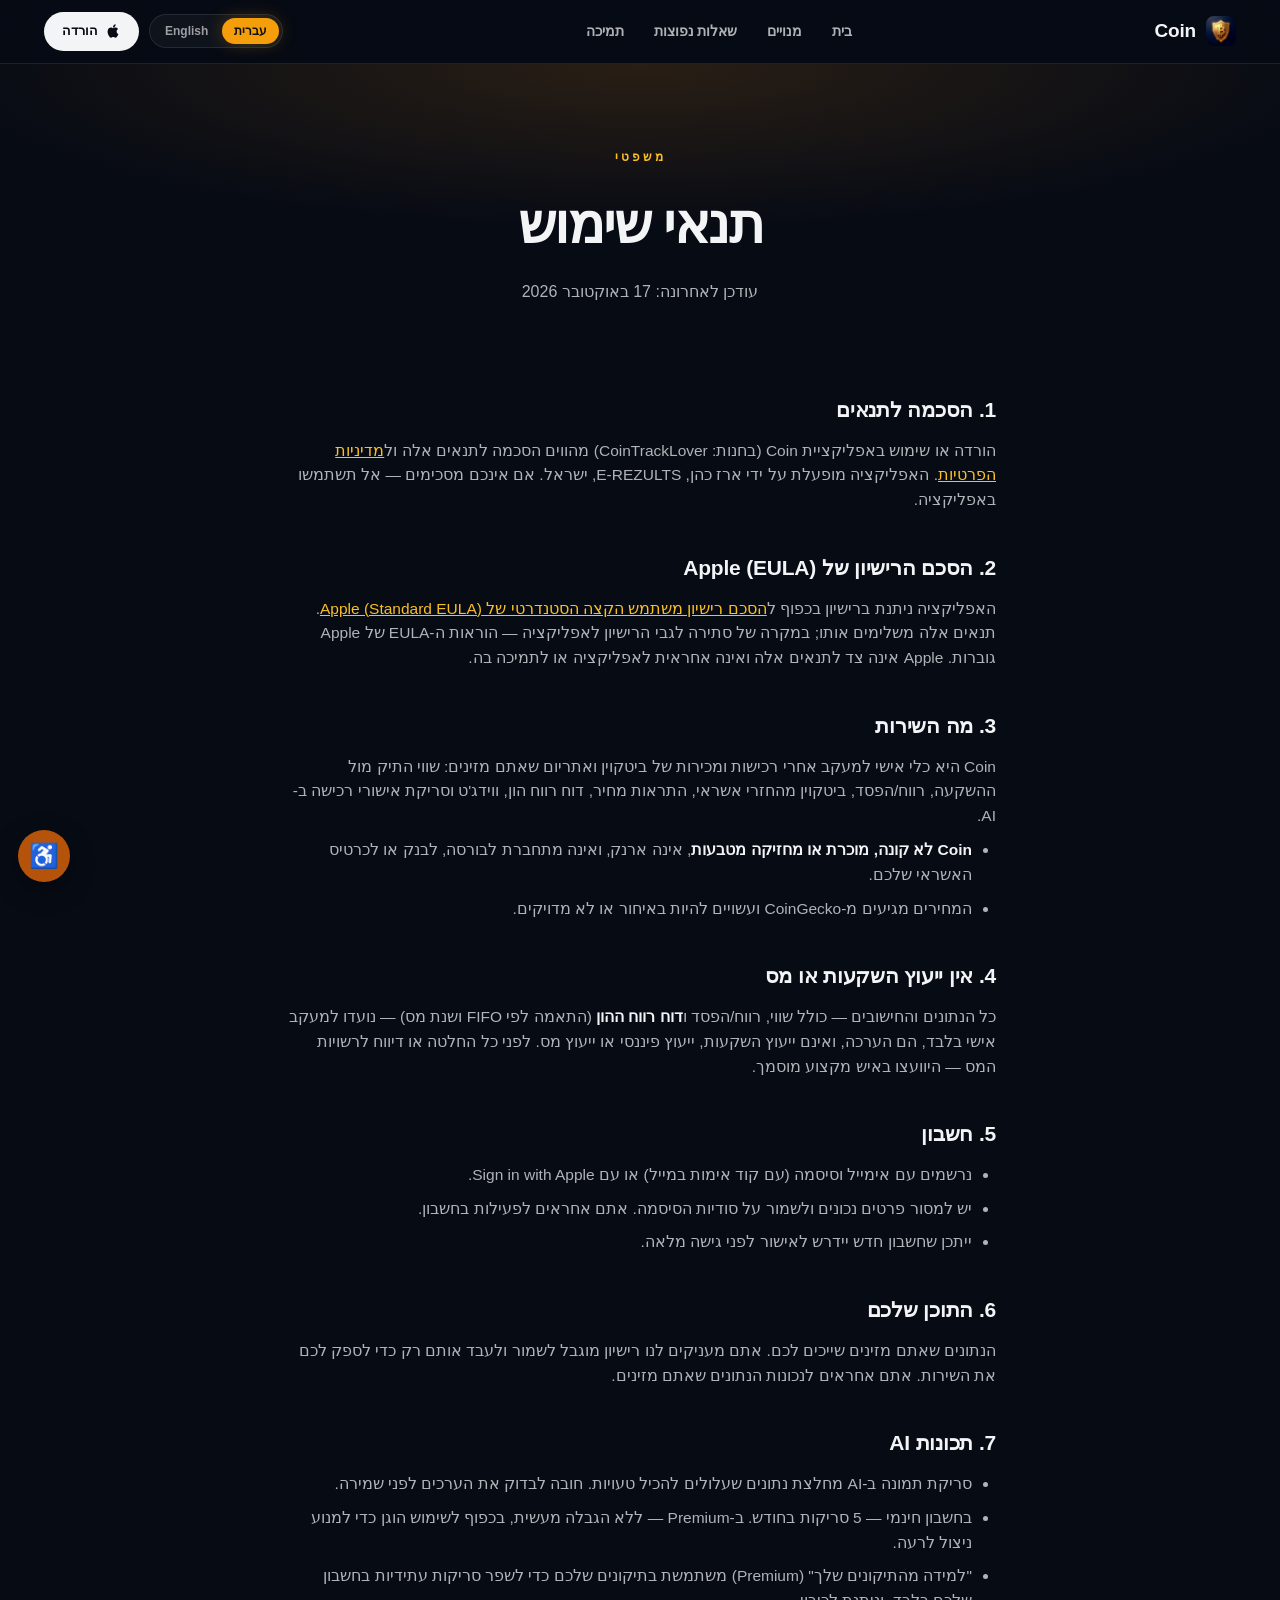
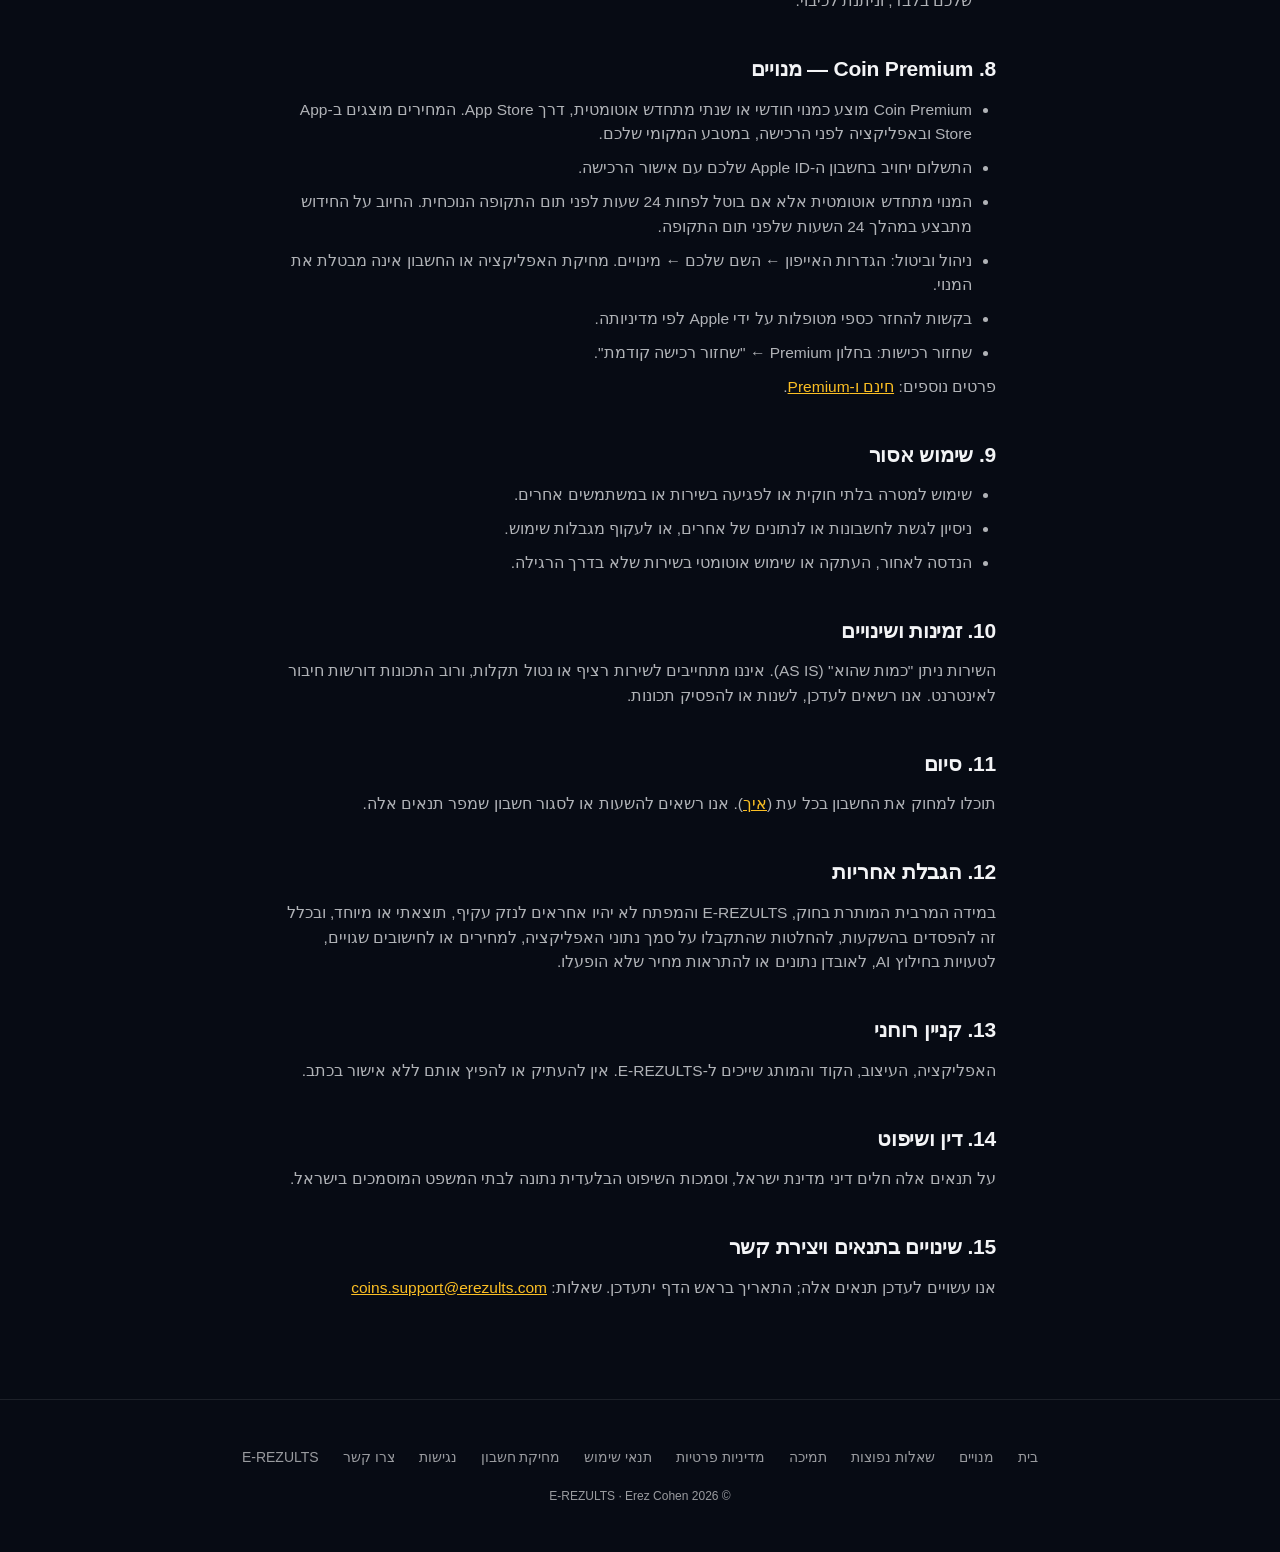
<file: terms.html>
<!DOCTYPE html>
<html lang="he" dir="rtl" data-title-he="תנאי שימוש — Coin" data-title-en="Terms of Use — Coin">
<head>
  <meta charset="UTF-8">
  <meta name="viewport" content="width=device-width, initial-scale=1.0">
  <title>תנאי שימוש — Coin</title>
  <meta name="description" content="Coin (CoinTrackLover) terms of use, including Premium subscriptions and Apple&#x27;s Standard EULA.">
  <meta name="apple-itunes-app" content="app-id=6759471186">
  <link rel="canonical" href="https://coins.erezults.com/terms.html">
  <link rel="icon" type="image/png" href="/images/app-icon.png">
  <link rel="apple-touch-icon" href="/images/apple-touch-icon.png">
  <meta property="og:title" content="Terms of Use — Coin">
  <meta property="og:description" content="Coin (CoinTrackLover) terms of use, including Premium subscriptions and Apple&#x27;s Standard EULA.">
  <meta property="og:image" content="https://coins.erezults.com/images/og-image.png">
  <meta property="og:url" content="https://coins.erezults.com/terms.html">
  <link rel="stylesheet" href="/assets/site.css">
</head>
<body>

<header class="site-header">
  <a href="/" class="brand"><img src="/images/app-icon.png" alt="" width="30" height="30"><b>Coin</b></a>
  <nav class="site-nav" aria-label="ראשי">
    <a href="/" data-he="בית" data-en="Home">בית</a>
    <a href="/subscriptions.html" data-he="מנויים" data-en="Plans">מנויים</a>
    <a href="/faq.html" data-he="שאלות נפוצות" data-en="FAQ">שאלות נפוצות</a>
    <a href="/support.html" class="hide-sm" data-he="תמיכה" data-en="Support">תמיכה</a>
  </nav>
  <div class="header-right">
    <div class="header-lang" role="group" aria-label="Language / שפה">
      <button type="button" data-set-lang="he" aria-pressed="true" lang="he">עברית</button>
      <button type="button" data-set-lang="en" aria-pressed="false" lang="en">English</button>
    </div>
    <a class="header-dl" href="https://apps.apple.com/app/id6759471186">
      <svg viewBox="0 0 24 24" fill="currentColor" aria-hidden="true"><path d="M18.71 19.5c-.83 1.24-1.71 2.45-3.05 2.47-1.34.03-1.77-.79-3.29-.79-1.53 0-2 .77-3.27.82-1.31.05-2.3-1.32-3.14-2.53C4.25 17 2.94 12.45 4.7 9.39c.87-1.52 2.43-2.48 4.12-2.51 1.28-.02 2.5.87 3.29.87.78 0 2.26-1.07 3.8-.91.65.03 2.47.26 3.64 1.98-.09.06-2.17 1.28-2.15 3.81.03 3.02 2.65 4.03 2.68 4.04-.03.07-.42 1.44-1.38 2.83M13 3.5c.73-.83 1.94-1.46 2.94-1.5.13 1.17-.34 2.35-1.04 3.19-.69.85-1.83 1.51-2.95 1.42-.15-1.15.41-2.35 1.05-3.11z"/></svg>
      <span data-he="הורדה" data-en="Download">הורדה</span>
    </a>
  </div>
</header>

<div class="doc-hero">
  <div class="kicker" data-he="משפטי" data-en="Legal">משפטי</div>
  <h1 data-he="תנאי שימוש" data-en="Terms of Use">תנאי שימוש</h1>
  <p data-he="עודכן לאחרונה: 17 באוקטובר 2026" data-en="Last updated: 17 October 2026">עודכן לאחרונה: 17 באוקטובר 2026</p>
</div>

<main class="prose" id="main-content">
<div data-lang-block="he">
<h2>1. הסכמה לתנאים</h2>
<p>הורדה או שימוש באפליקציית Coin (בחנות: CoinTrackLover) מהווים הסכמה לתנאים אלה ול<a href="/privacy.html">מדיניות הפרטיות</a>. האפליקציה מופעלת על ידי ארז כהן, E-REZULTS, ישראל. אם אינכם מסכימים — אל תשתמשו באפליקציה.</p>

<h2>2. הסכם הרישיון של Apple (EULA)</h2>
<p>האפליקציה ניתנת ברישיון בכפוף ל<a href="https://www.apple.com/legal/internet-services/itunes/dev/stdeula/">הסכם רישיון משתמש הקצה הסטנדרטי של Apple (Standard EULA)</a>. תנאים אלה משלימים אותו; במקרה של סתירה לגבי הרישיון לאפליקציה — הוראות ה-EULA של Apple גוברות. Apple אינה צד לתנאים אלה ואינה אחראית לאפליקציה או לתמיכה בה.</p>

<h2>3. מה השירות</h2>
<p>Coin היא כלי אישי למעקב אחרי רכישות ומכירות של ביטקוין ואתריום שאתם מזינים: שווי התיק מול ההשקעה, רווח/הפסד, ביטקוין מהחזרי אשראי, התראות מחיר, דוח רווח הון, ווידג'ט וסריקת אישורי רכישה ב-AI.</p>
<ul>
  <li><strong>Coin לא קונה, מוכרת או מחזיקה מטבעות</strong>, אינה ארנק, ואינה מתחברת לבורסה, לבנק או לכרטיס האשראי שלכם.</li>
  <li>המחירים מגיעים מ-CoinGecko ועשויים להיות באיחור או לא מדויקים.</li>
</ul>

<h2>4. אין ייעוץ השקעות או מס</h2>
<p>כל הנתונים והחישובים — כולל שווי, רווח/הפסד ו<strong>דוח רווח ההון</strong> (התאמה לפי FIFO ושנת מס) — נועדו למעקב אישי בלבד, הם הערכה, ואינם ייעוץ השקעות, ייעוץ פיננסי או ייעוץ מס. לפני כל החלטה או דיווח לרשויות המס — היוועצו באיש מקצוע מוסמך.</p>

<h2>5. חשבון</h2>
<ul>
  <li>נרשמים עם אימייל וסיסמה (עם קוד אימות במייל) או עם Sign in with Apple.</li>
  <li>יש למסור פרטים נכונים ולשמור על סודיות הסיסמה. אתם אחראים לפעילות בחשבון.</li>
  <li>ייתכן שחשבון חדש יידרש לאישור לפני גישה מלאה.</li>
</ul>

<h2>6. התוכן שלכם</h2>
<p>הנתונים שאתם מזינים שייכים לכם. אתם מעניקים לנו רישיון מוגבל לשמור ולעבד אותם רק כדי לספק לכם את השירות. אתם אחראים לנכונות הנתונים שאתם מזינים.</p>

<h2>7. תכונות AI</h2>
<ul>
  <li>סריקת תמונה ב-AI מחלצת נתונים שעלולים להכיל טעויות. חובה לבדוק את הערכים לפני שמירה.</li>
  <li>בחשבון חינמי — 5 סריקות בחודש. ב-Premium — ללא הגבלה מעשית, בכפוף לשימוש הוגן כדי למנוע ניצול לרעה.</li>
  <li>"למידה מהתיקונים שלך" (Premium) משתמשת בתיקונים שלכם כדי לשפר סריקות עתידיות בחשבון שלכם בלבד, וניתנת לכיבוי.</li>
</ul>

<h2>8. Coin Premium — מנויים</h2>
<ul>
  <li>Coin Premium מוצע כמנוי חודשי או שנתי מתחדש אוטומטית, דרך App Store. המחירים מוצגים ב-App Store ובאפליקציה לפני הרכישה, במטבע המקומי שלכם.</li>
  <li>התשלום יחויב בחשבון ה-Apple ID שלכם עם אישור הרכישה.</li>
  <li>המנוי מתחדש אוטומטית אלא אם בוטל לפחות 24 שעות לפני תום התקופה הנוכחית. החיוב על החידוש מתבצע במהלך 24 השעות שלפני תום התקופה.</li>
  <li>ניהול וביטול: הגדרות האייפון ← השם שלכם ← מינויים. מחיקת האפליקציה או החשבון אינה מבטלת את המנוי.</li>
  <li>בקשות להחזר כספי מטופלות על ידי Apple לפי מדיניותה.</li>
  <li>שחזור רכישות: בחלון Premium ← "שחזור רכישה קודמת".</li>
</ul>
<p>פרטים נוספים: <a href="/subscriptions.html">חינם ו-Premium</a>.</p>

<h2>9. שימוש אסור</h2>
<ul>
  <li>שימוש למטרה בלתי חוקית או לפגיעה בשירות או במשתמשים אחרים.</li>
  <li>ניסיון לגשת לחשבונות או לנתונים של אחרים, או לעקוף מגבלות שימוש.</li>
  <li>הנדסה לאחור, העתקה או שימוש אוטומטי בשירות שלא בדרך הרגילה.</li>
</ul>

<h2>10. זמינות ושינויים</h2>
<p>השירות ניתן "כמות שהוא" (AS IS). איננו מתחייבים לשירות רציף או נטול תקלות, ורוב התכונות דורשות חיבור לאינטרנט. אנו רשאים לעדכן, לשנות או להפסיק תכונות.</p>

<h2>11. סיום</h2>
<p>תוכלו למחוק את החשבון בכל עת (<a href="/delete-account.html">איך</a>). אנו רשאים להשעות או לסגור חשבון שמפר תנאים אלה.</p>

<h2>12. הגבלת אחריות</h2>
<p>במידה המרבית המותרת בחוק, E-REZULTS והמפתח לא יהיו אחראים לנזק עקיף, תוצאתי או מיוחד, ובכלל זה להפסדים בהשקעות, להחלטות שהתקבלו על סמך נתוני האפליקציה, למחירים או לחישובים שגויים, לטעויות בחילוץ AI, לאובדן נתונים או להתראות מחיר שלא הופעלו.</p>

<h2>13. קניין רוחני</h2>
<p>האפליקציה, העיצוב, הקוד והמותג שייכים ל-E-REZULTS. אין להעתיק או להפיץ אותם ללא אישור בכתב.</p>

<h2>14. דין ושיפוט</h2>
<p>על תנאים אלה חלים דיני מדינת ישראל, וסמכות השיפוט הבלעדית נתונה לבתי המשפט המוסמכים בישראל.</p>

<h2>15. שינויים בתנאים ויצירת קשר</h2>
<p>אנו עשויים לעדכן תנאים אלה; התאריך בראש הדף יתעדכן. שאלות: <a href="mailto:coins.support@erezults.com">coins.support@erezults.com</a></p>
</div>
<div data-lang-block="en" hidden>
<h2>1. Acceptance</h2>
<p>By downloading or using Coin (App Store name: CoinTrackLover) you agree to these Terms and to the <a href="/privacy.html">Privacy Policy</a>. The app is operated by Erez Cohen, E-REZULTS, Israel. If you do not agree, do not use the app.</p>

<h2>2. Apple's Licensed Application EULA</h2>
<p>The app is licensed to you under <a href="https://www.apple.com/legal/internet-services/itunes/dev/stdeula/">Apple's Standard Licensed Application End User License Agreement (EULA)</a>. These Terms supplement it; if they conflict regarding the licence to the app, Apple's EULA prevails. Apple is not a party to these Terms and is not responsible for the app or its support.</p>

<h2>3. The service</h2>
<p>Coin is a personal tool for tracking the Bitcoin and Ethereum purchases and sales you enter: portfolio value vs. invested, profit/loss, Bitcoin from credit-card rebates, price alerts, a capital-gains report, a widget and AI scanning of purchase confirmations.</p>
<ul>
  <li><strong>Coin does not buy, sell or hold coins</strong>, is not a wallet, and does not connect to your exchange, bank or credit card.</li>
  <li>Prices come from CoinGecko and may be delayed or inaccurate.</li>
</ul>

<h2>4. No investment or tax advice</h2>
<p>All figures and calculations — including value, profit/loss and the <strong>capital-gains report</strong> (first-in-first-out matching by tax year) — are for personal tracking only, are estimates, and are not investment, financial or tax advice. Consult a qualified professional before any decision or tax filing.</p>

<h2>5. Your account</h2>
<ul>
  <li>Sign up with email and password (verified by an emailed code) or with Sign in with Apple.</li>
  <li>Provide accurate information and keep your password confidential. You are responsible for activity in your account.</li>
  <li>New accounts may require approval before full access.</li>
</ul>

<h2>6. Your content</h2>
<p>The data you enter belongs to you. You grant us a limited licence to store and process it solely to provide the service to you. You are responsible for the accuracy of what you enter.</p>

<h2>7. AI features</h2>
<ul>
  <li>AI image scanning extracts data that may contain errors. You must review the values before saving.</li>
  <li>Free accounts get 5 scans a month. Premium is effectively unlimited, subject to fair use to prevent abuse.</li>
  <li>"Learning from your corrections" (Premium) uses your corrections to improve future scans in your own account only, and can be turned off.</li>
</ul>

<h2>8. Coin Premium subscriptions</h2>
<ul>
  <li>Coin Premium is offered as a monthly or yearly auto-renewing subscription through the App Store. Prices are shown in the App Store and in the app before purchase, in your local currency.</li>
  <li>Payment is charged to your Apple ID account at confirmation of purchase.</li>
  <li>The subscription renews automatically unless cancelled at least 24 hours before the end of the current period. Your account is charged for renewal within 24 hours before the end of the current period.</li>
  <li>Manage or cancel: iPhone Settings → your name → Subscriptions. Deleting the app or your account does not cancel the subscription.</li>
  <li>Refund requests are handled by Apple under its policies.</li>
  <li>Restore purchases: in the Premium screen → "Restore previous purchase" ("שחזור רכישה קודמת").</li>
</ul>
<p>More: <a href="/subscriptions.html">Free &amp; Premium</a>.</p>

<h2>9. Prohibited use</h2>
<ul>
  <li>Using the app unlawfully or to harm the service or other users.</li>
  <li>Attempting to access other people's accounts or data, or to bypass usage limits.</li>
  <li>Reverse-engineering, copying or automated use of the service outside normal use.</li>
</ul>

<h2>10. Availability and changes</h2>
<p>The service is provided "AS IS". We don't guarantee uninterrupted or error-free service, and most features need an internet connection. We may update, change or discontinue features.</p>

<h2>11. Termination</h2>
<p>You may delete your account at any time (<a href="/delete-account.html">how</a>). We may suspend or close accounts that breach these Terms.</p>

<h2>12. Limitation of liability</h2>
<p>To the maximum extent permitted by law, E-REZULTS and the developer are not liable for indirect, consequential or special damages, including investment losses, decisions made based on data in the app, incorrect prices or calculations, AI extraction errors, data loss, or price alerts that did not fire.</p>

<h2>13. Intellectual property</h2>
<p>The app, its design, code and brand belong to E-REZULTS and may not be copied or distributed without written permission.</p>

<h2>14. Governing law</h2>
<p>These Terms are governed by the laws of the State of Israel, and the competent courts in Israel have exclusive jurisdiction.</p>

<h2>15. Changes and contact</h2>
<p>We may update these Terms; the date at the top will change. Questions: <a href="mailto:coins.support@erezults.com">coins.support@erezults.com</a></p>
</div>
</main>

<footer>
  <nav class="footer-links" aria-label="קישורים">
    <a href="/" data-he="בית" data-en="Home">בית</a>
    <a href="/subscriptions.html" data-he="מנויים" data-en="Plans">מנויים</a>
    <a href="/faq.html" data-he="שאלות נפוצות" data-en="FAQ">שאלות נפוצות</a>
    <a href="/support.html" data-he="תמיכה" data-en="Support">תמיכה</a>
    <a href="/privacy.html" data-he="מדיניות פרטיות" data-en="Privacy">מדיניות פרטיות</a>
    <a href="/terms.html" data-he="תנאי שימוש" data-en="Terms">תנאי שימוש</a>
    <a href="/delete-account.html" data-he="מחיקת חשבון" data-en="Delete account">מחיקת חשבון</a>
    <a href="/accessibility.html" data-he="נגישות" data-en="Accessibility">נגישות</a>
    <a href="mailto:coins.support@erezults.com" data-he="צרו קשר" data-en="Contact">צרו קשר</a>
    <a href="https://erezults.com">E-REZULTS</a>
  </nav>
  <div class="footer-copy">&copy; 2026 E-REZULTS · Erez Cohen</div>
</footer>

<script src="/assets/site.js"></script>
<script src="/a11y.js" defer></script>
</body>
</html>
</file>
<file: assets/site.css>
/* Coin — shared site styles (coins.erezults.com). No frameworks, no trackers. */
:root {
  --bg-deep: #070b14; --bg-dark: #0b1220; --bg-card: #111a2c;
  --bg-glass: rgba(255,255,255,0.04); --border-glass: rgba(255,255,255,0.09);
  --gold: #f59e0b; --gold-bright: #fbbf24; --btc: #f7931a; --gold-glow: rgba(245,158,11,0.25);
  --blue: #60a5fa; --emerald: #34d399; --danger: #f87171;
  --text: #f3f4f6; --text-secondary: rgba(243,244,246,0.72); --text-muted: rgba(243,244,246,0.62);
  --font: -apple-system, BlinkMacSystemFont, "SF Pro Text", "SF Pro Display", "Segoe UI", Heebo, Rubik, Arial, sans-serif;
}
* { margin: 0; padding: 0; box-sizing: border-box; }
html { scroll-behavior: smooth; }
body { font-family: var(--font); background: var(--bg-deep); color: var(--text); overflow-x: hidden; -webkit-font-smoothing: antialiased; line-height: 1.6; }
[hidden] { display: none !important; }
a { color: var(--gold-bright); }

/* ═══ HEADER ═══ */
.site-header {
  position: sticky; top: 0; z-index: 100; display: flex; align-items: center; justify-content: space-between;
  gap: 14px; padding: 12px clamp(16px,4vw,44px);
  background: rgba(7,11,20,0.75); backdrop-filter: blur(20px); -webkit-backdrop-filter: blur(20px);
  border-bottom: 1px solid var(--border-glass);
}
.brand { display: flex; align-items: center; gap: 10px; text-decoration: none; flex-shrink: 0; }
.brand img { width: 30px; height: 30px; border-radius: 8px; }
.brand b { font-weight: 800; font-size: 19px; color: var(--text); letter-spacing: -0.01em; }
.site-nav { display: flex; align-items: center; gap: 2px; }
.site-nav a { font-weight: 600; font-size: 14px; color: var(--text-secondary); text-decoration: none; padding: 8px 14px; border-radius: 30px; transition: all 0.3s; white-space: nowrap; }
.site-nav a:hover { color: var(--text); background: var(--bg-glass); }
.site-nav a[aria-current="page"] { color: var(--gold-bright); }
.header-right { display: flex; align-items: center; gap: 10px; flex-shrink: 0; }
.header-lang { display: flex; gap: 2px; background: var(--bg-glass); border: 1px solid var(--border-glass); border-radius: 30px; padding: 3px; }
.header-lang button { border: none; background: transparent; padding: 6px 12px; border-radius: 24px; font: 600 12px var(--font); cursor: pointer; color: var(--text-muted); transition: all 0.3s; }
.header-lang button[aria-pressed="true"] { background: var(--gold); color: #111; box-shadow: 0 0 18px var(--gold-glow); }
.header-dl { display: inline-flex; align-items: center; gap: 7px; background: var(--text); color: var(--bg-deep); padding: 9px 18px; border-radius: 30px; text-decoration: none; font-weight: 700; font-size: 13px; transition: all 0.3s; }
.header-dl:hover { transform: translateY(-1px); box-shadow: 0 8px 24px rgba(255,255,255,0.15); }
.header-dl svg { width: 16px; height: 16px; }

/* ═══ BUTTONS ═══ */
.btn-primary { display: inline-flex; align-items: center; gap: 10px; background: var(--text); color: var(--bg-deep); padding: 16px 32px; border-radius: 50px; text-decoration: none; font-weight: 700; font-size: 15px; transition: all 0.4s cubic-bezier(.4,0,.2,1); border: none; cursor: pointer; }
.btn-primary:hover { transform: translateY(-2px); box-shadow: 0 12px 40px rgba(255,255,255,0.15); }
.btn-primary svg { width: 22px; height: 22px; }
.btn-ghost { display: inline-flex; align-items: center; gap: 8px; background: var(--bg-glass); color: var(--text-secondary); padding: 16px 28px; border-radius: 50px; text-decoration: none; font-weight: 600; font-size: 15px; border: 1px solid var(--border-glass); transition: all 0.4s; }
.btn-ghost:hover { border-color: var(--gold); color: var(--text); background: rgba(245,158,11,0.08); }

/* ═══ HERO ═══ */
.hero { position: relative; text-align: center; padding: clamp(56px,9vw,104px) 24px 40px; overflow: hidden; }
.hero-bg { position: absolute; inset: 0; background:
  radial-gradient(ellipse 60% 50% at 50% 0%, rgba(247,147,26,0.16), transparent),
  radial-gradient(ellipse 50% 40% at 80% 60%, rgba(245,158,11,0.08), transparent),
  radial-gradient(ellipse 40% 30% at 20% 70%, rgba(96,165,250,0.06), transparent); }
.hero-inner { position: relative; z-index: 2; max-width: 760px; margin: 0 auto; }
.hero-icon { width: 96px; height: 96px; border-radius: 22px; margin: 0 auto 26px; display: block; box-shadow: 0 0 50px var(--gold-glow), 0 20px 50px rgba(0,0,0,0.5); }
.eyebrow { display: inline-flex; align-items: center; gap: 9px; border: 1px solid var(--border-glass); border-radius: 40px; padding: 7px 16px; margin-bottom: 26px; font-size: 13px; font-weight: 600; color: var(--text-secondary); background: var(--bg-glass); }
.eyebrow .pulse { width: 8px; height: 8px; border-radius: 50%; background: var(--emerald); box-shadow: 0 0 12px rgba(52,211,153,0.5); animation: pulse 2.5s infinite; }
@keyframes pulse { 0%,100% { opacity: 1; transform: scale(1); } 50% { opacity: 0.5; transform: scale(0.85); } }
.hero h1 { font-size: clamp(40px,6.5vw,68px); font-weight: 900; line-height: 1.08; letter-spacing: -0.03em; margin-bottom: 22px; }
.gradient { background: linear-gradient(135deg, var(--gold-bright), var(--btc)); -webkit-background-clip: text; background-clip: text; -webkit-text-fill-color: transparent; }
.hero p { font-size: 18px; line-height: 1.7; color: var(--text-secondary); max-width: 580px; margin: 0 auto 36px; }
.hero-actions { display: flex; gap: 14px; justify-content: center; flex-wrap: wrap; }

/* ═══ SHOWCASE ═══ */
.showcase { padding: 40px 0 80px; }
.shots-scroller { display: flex; gap: 26px; overflow-x: auto; scroll-snap-type: x mandatory; padding: 12px max(24px, calc((100% - 1180px)/2)) 36px; scrollbar-width: none; -webkit-overflow-scrolling: touch; justify-content: safe center; }
.shots-scroller::-webkit-scrollbar { display: none; }
.shot { flex: 0 0 auto; width: 250px; height: auto; border-radius: 28px; scroll-snap-align: center; display: block; box-shadow: 0 30px 80px rgba(0,0,0,0.55), 0 0 0 1px rgba(255,255,255,0.06); transition: transform 0.5s cubic-bezier(.4,0,.2,1); }
.shot:hover { transform: translateY(-10px); }

/* ═══ FEATURES ═══ */
.section { padding: 20px 24px 90px; }
.section-title { text-align: center; font-size: clamp(28px,4.4vw,42px); font-weight: 800; letter-spacing: -0.02em; margin-bottom: 12px; }
.section-sub { text-align: center; color: var(--text-secondary); font-size: 17px; max-width: 560px; margin: 0 auto 44px; }
.features-grid { display: grid; grid-template-columns: repeat(3, 1fr); gap: 16px; max-width: 1040px; margin: 0 auto; }
.feature { background: var(--bg-card); border: 1px solid var(--border-glass); border-radius: 20px; padding: 28px 24px; transition: all 0.4s cubic-bezier(.4,0,.2,1); }
.feature:hover { border-color: rgba(245,158,11,0.3); transform: translateY(-4px); box-shadow: 0 20px 50px rgba(0,0,0,0.35); }
.feature .ic { font-size: 30px; display: block; margin-bottom: 14px; }
.feature h3 { font-size: 17px; font-weight: 700; margin-bottom: 6px; }
.feature p { color: var(--text-secondary); font-size: 14px; line-height: 1.65; }
.badge { display: inline-block; font-size: 11px; font-weight: 700; color: #111; background: var(--gold); border-radius: 20px; padding: 2px 9px; margin-inline-start: 6px; vertical-align: middle; }

/* ═══ FINAL CTA ═══ */
.final-cta { padding: clamp(80px,12vw,130px) 24px; text-align: center; position: relative; overflow: hidden; }
.final-cta-bg { position: absolute; inset: 0; background: radial-gradient(ellipse 50% 50% at 50% 100%, rgba(247,147,26,0.15), transparent); }
.final-cta h2 { position: relative; font-size: clamp(32px,5vw,52px); font-weight: 900; letter-spacing: -0.03em; margin-bottom: 18px; }
.final-cta p { position: relative; color: var(--text-secondary); font-size: 17px; max-width: 480px; margin: 0 auto 36px; line-height: 1.7; }
.final-cta .btn-primary { position: relative; }

/* ═══ DOC PAGES (legal, support, faq, plans) ═══ */
.doc-hero { position: relative; text-align: center; padding: clamp(48px,7vw,84px) 24px 34px; overflow: hidden; }
.doc-hero::before { content: ""; position: absolute; inset: 0; background: radial-gradient(ellipse 55% 60% at 50% 0%, rgba(247,147,26,0.14), transparent); }
.doc-hero > * { position: relative; }
.doc-hero .kicker { font-size: 12px; font-weight: 700; text-transform: uppercase; letter-spacing: 3px; color: var(--gold-bright); margin-bottom: 14px; }
.doc-hero h1 { font-size: clamp(34px,5.5vw,54px); font-weight: 900; letter-spacing: -0.03em; margin-bottom: 12px; }
.doc-hero p { color: var(--text-secondary); font-size: 16px; max-width: 600px; margin: 0 auto; }
.prose { max-width: 760px; margin: 0 auto; padding: 16px 24px 90px; overflow-wrap: break-word; }
.prose h2 { font-size: 21px; font-weight: 800; margin: 38px 0 12px; color: var(--text); letter-spacing: -0.01em; }
.prose h3 { font-size: 16px; font-weight: 700; margin: 22px 0 8px; }
.prose p, .prose li { font-size: 15.5px; color: var(--text-secondary); margin-bottom: 9px; }
.prose strong { color: var(--text); }
.prose ul, .prose ol { padding-inline-start: 24px; margin-bottom: 8px; }
.prose table { width: 100%; border-collapse: collapse; margin: 10px 0 18px; font-size: 14.5px; }
.prose th, .prose td { text-align: start; padding: 10px 12px; border-bottom: 1px solid var(--border-glass); color: var(--text-secondary); vertical-align: top; }
.prose th { color: var(--text); font-weight: 700; }
.table-wrap { overflow-x: auto; }
.callout { background: var(--bg-card); border: 1px solid var(--border-glass); border-inline-start: 3px solid var(--gold); border-radius: 14px; padding: 18px 20px; margin: 18px 0; }
.callout p:last-child { margin-bottom: 0; }
.contact-card { background: linear-gradient(135deg, #1e293b, #7c4a0b); border: 1px solid rgba(245,158,11,0.3); border-radius: 20px; padding: 32px; text-align: center; margin: 10px 0 34px; }
.contact-card h2 { margin-top: 0; }
.contact-card p { color: rgba(255,255,255,0.82); }
.contact-card a.mail { display: inline-block; margin-top: 8px; background: var(--text); color: var(--bg-deep); font-weight: 700; padding: 12px 26px; border-radius: 12px; text-decoration: none; word-break: break-all; }
.faq-item { background: var(--bg-card); border: 1px solid var(--border-glass); border-radius: 14px; margin-bottom: 10px; }
.faq-item summary { cursor: pointer; padding: 18px 22px; font-weight: 700; font-size: 15.5px; list-style: none; display: flex; justify-content: space-between; gap: 12px; }
.faq-item summary::-webkit-details-marker { display: none; }
.faq-item summary::after { content: "+"; color: var(--gold-bright); font-size: 20px; line-height: 1; }
.faq-item[open] summary::after { content: "−"; }
.faq-item .ans { padding: 0 22px 18px; }
.faq-item .ans p { margin-bottom: 6px; }
.steps { counter-reset: s; list-style: none; padding: 0 !important; }
.steps li { counter-increment: s; position: relative; padding-inline-start: 46px; margin-bottom: 14px; }
.steps li::before { content: counter(s); position: absolute; inset-inline-start: 0; top: -2px; width: 32px; height: 32px; border-radius: 50%; background: var(--gold); color: #111; font-weight: 800; display: flex; align-items: center; justify-content: center; }
.plans { display: grid; grid-template-columns: repeat(2, 1fr); gap: 16px; margin: 18px 0 8px; }
.plan { background: var(--bg-card); border: 1px solid var(--border-glass); border-radius: 20px; padding: 26px 22px; }
.plan.premium { border-color: rgba(245,158,11,0.45); box-shadow: 0 0 40px rgba(245,158,11,0.08); }
.plan h3 { margin-top: 0; font-size: 20px; }
.plan .price { color: var(--gold-bright); font-weight: 700; margin-bottom: 12px; }
.plan ul { list-style: none; padding: 0 !important; }
.plan li { padding-inline-start: 26px; position: relative; }
.plan li::before { content: "✓"; position: absolute; inset-inline-start: 0; color: var(--emerald); font-weight: 800; }
.updated { color: var(--text-muted); font-size: 14px; }

/* ═══ FOOTER ═══ */
footer { padding: 46px 24px; border-top: 1px solid var(--border-glass); text-align: center; }
.footer-links { display: flex; justify-content: center; gap: 10px 24px; margin-bottom: 18px; flex-wrap: wrap; }
.footer-links a { color: var(--text-muted); text-decoration: none; font-size: 14px; transition: color 0.3s; }
.footer-links a:hover { color: var(--gold-bright); }
.footer-copy { color: var(--text-muted); font-size: 12px; }

@media (max-width: 860px) { .features-grid { grid-template-columns: repeat(2, 1fr); } }
@media (max-width: 760px) {
  .brand b { display: none; }
  .header-dl span { display: none; }
  .header-dl { padding: 9px 12px; }
  .site-nav a { padding: 8px 9px; font-size: 13px; }
  .shot { width: 220px; }
  .shots-scroller { justify-content: flex-start; }
}
@media (max-width: 560px) {
  .features-grid, .plans { grid-template-columns: 1fr; }
  .site-header { flex-wrap: wrap; row-gap: 6px; padding-bottom: 6px; }
  .site-nav { order: 3; width: 100%; justify-content: center; }
  .site-nav .hide-sm { display: inline-block; }
  .contact-card { padding: 26px 18px; }
}
@media (max-width: 440px) { .site-nav a { padding: 7px 6px; } .header-lang button { padding: 6px 8px; } }
@media (prefers-reduced-motion: reduce) { *, *::before, *::after { animation: none !important; transition: none !important; scroll-behavior: auto !important; } }
</file>
